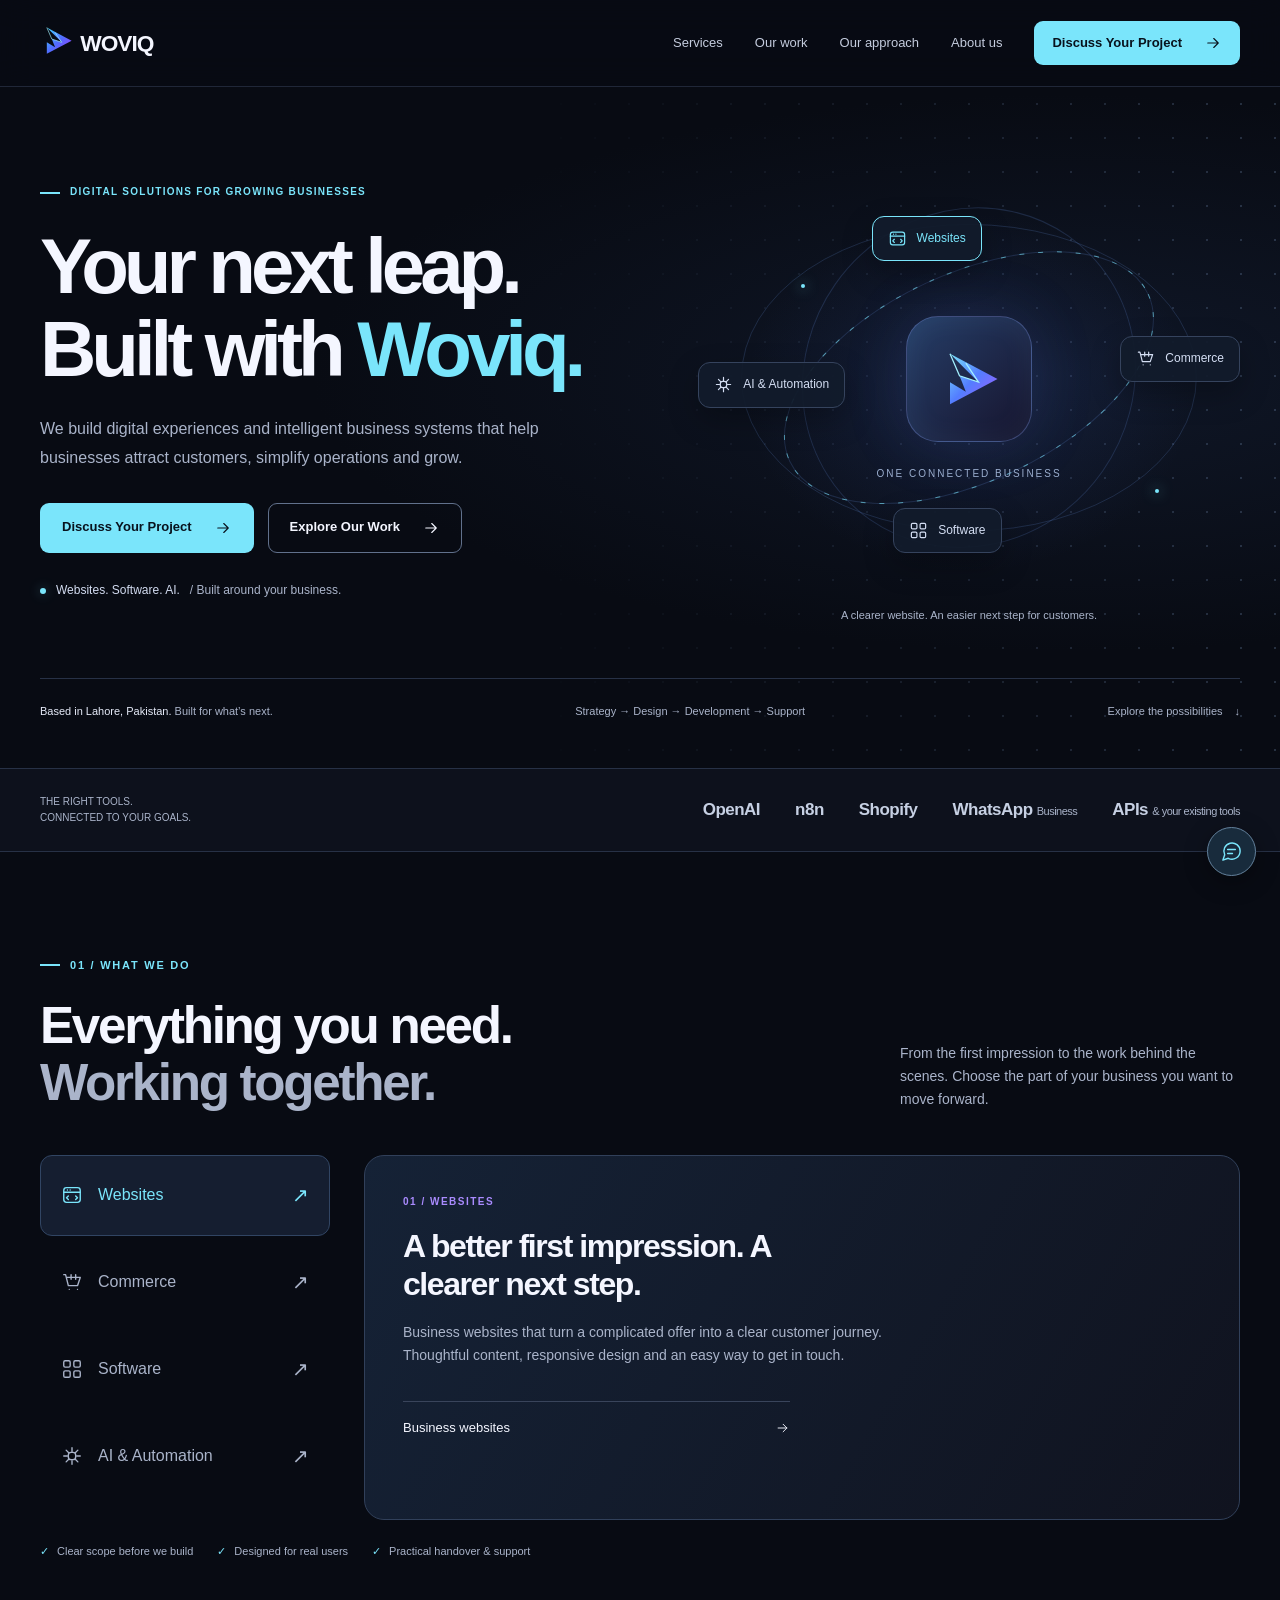
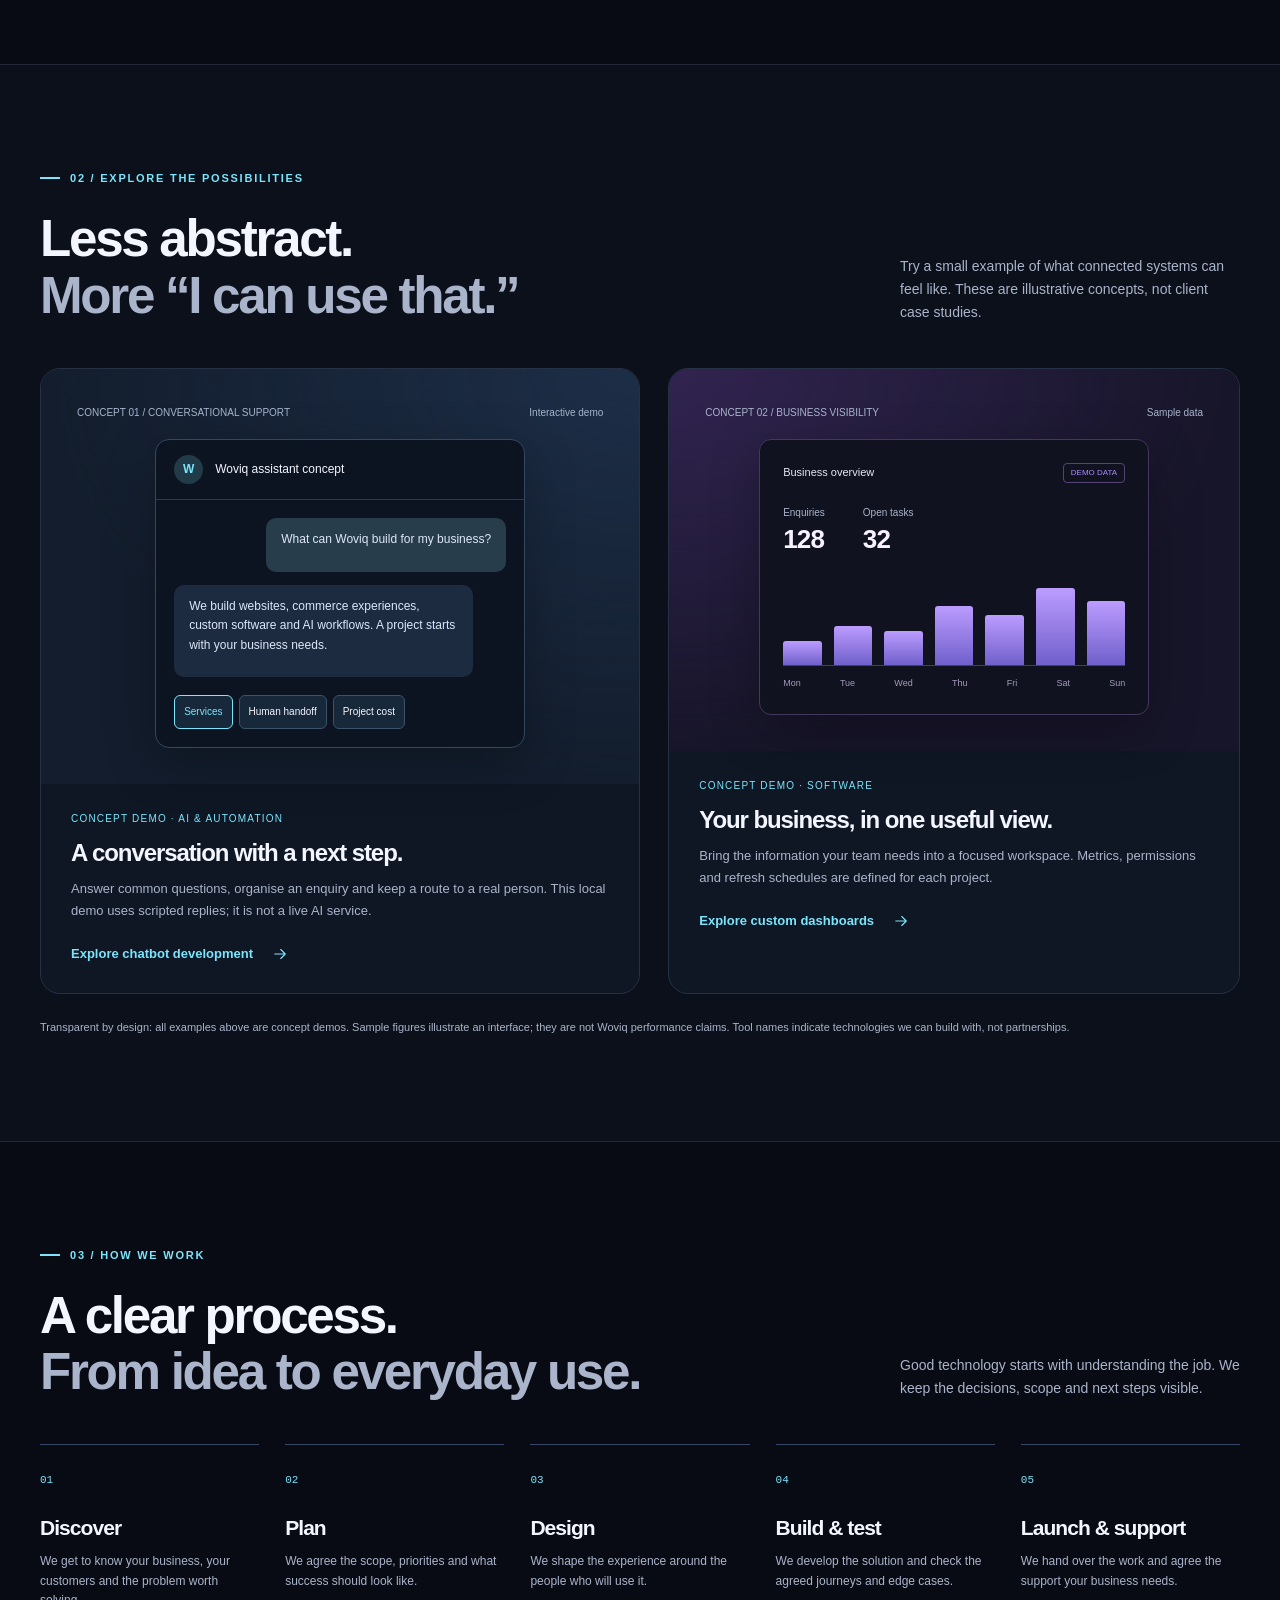
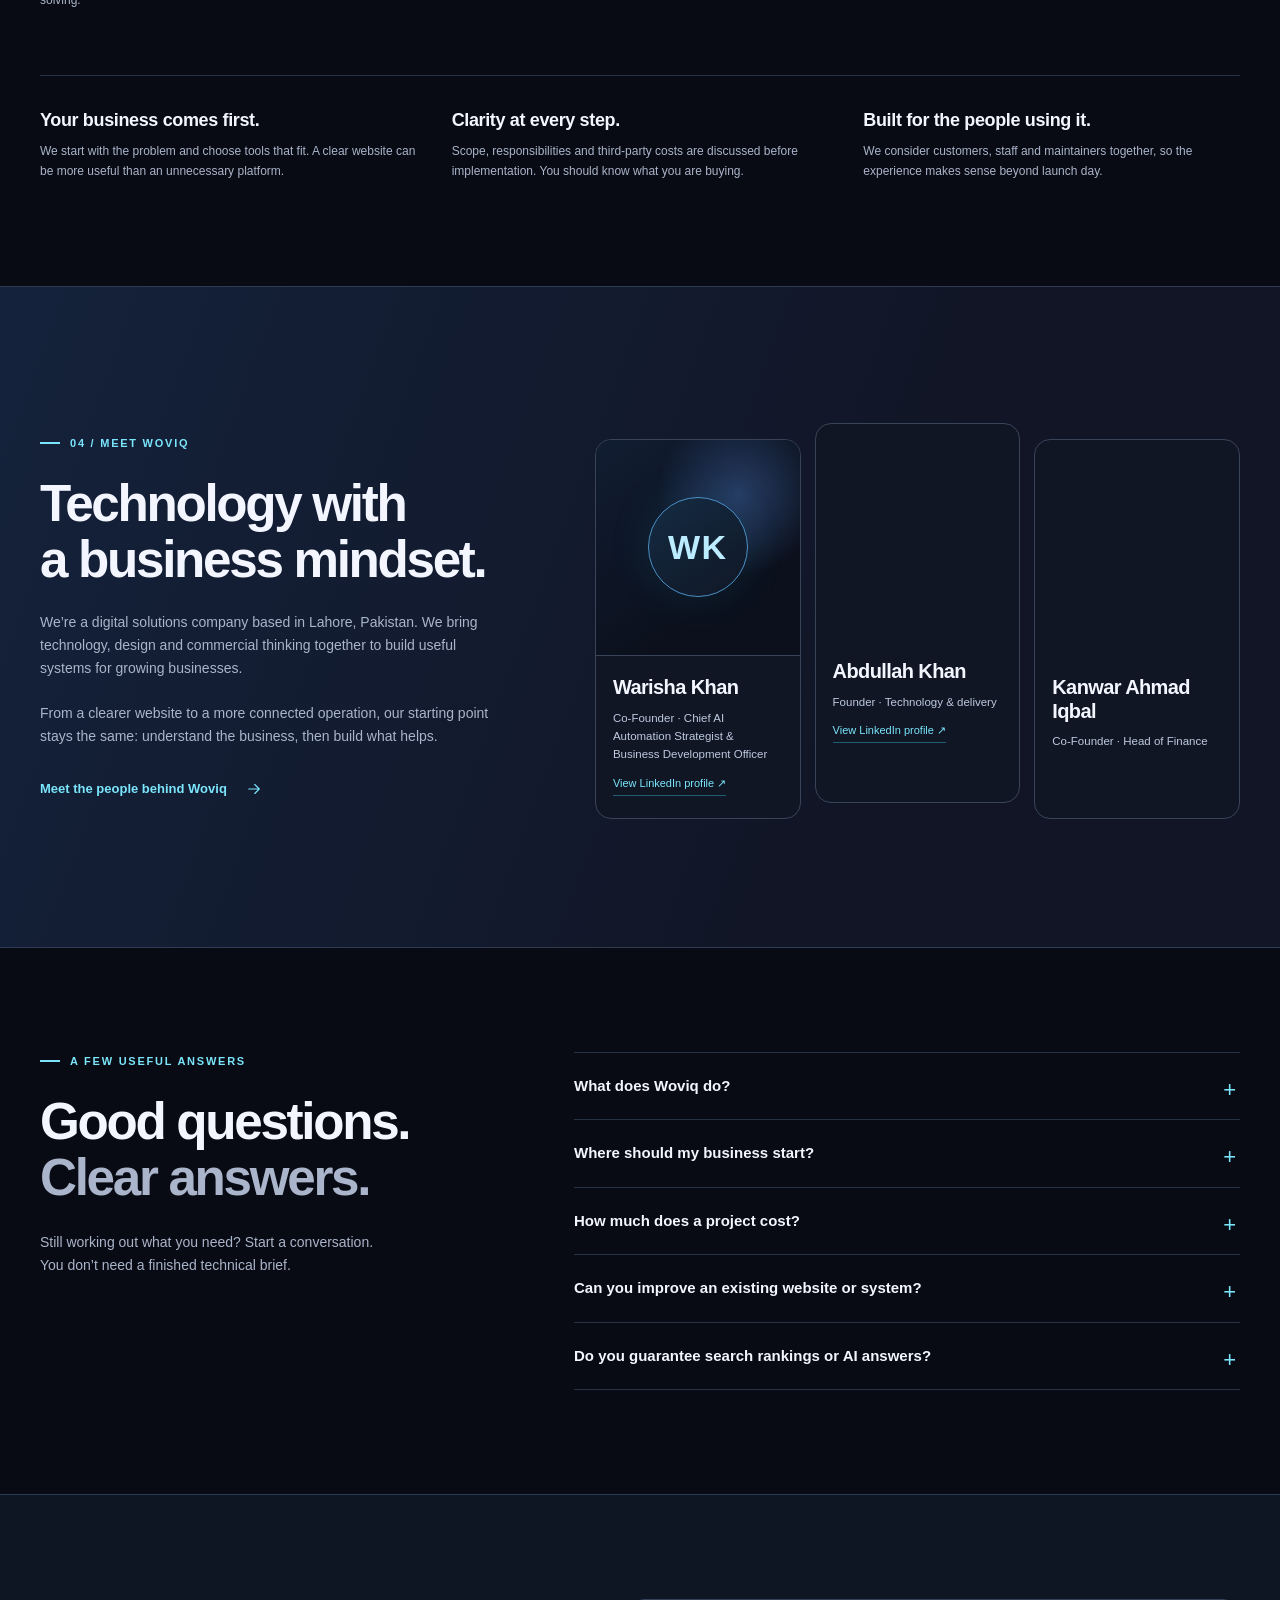
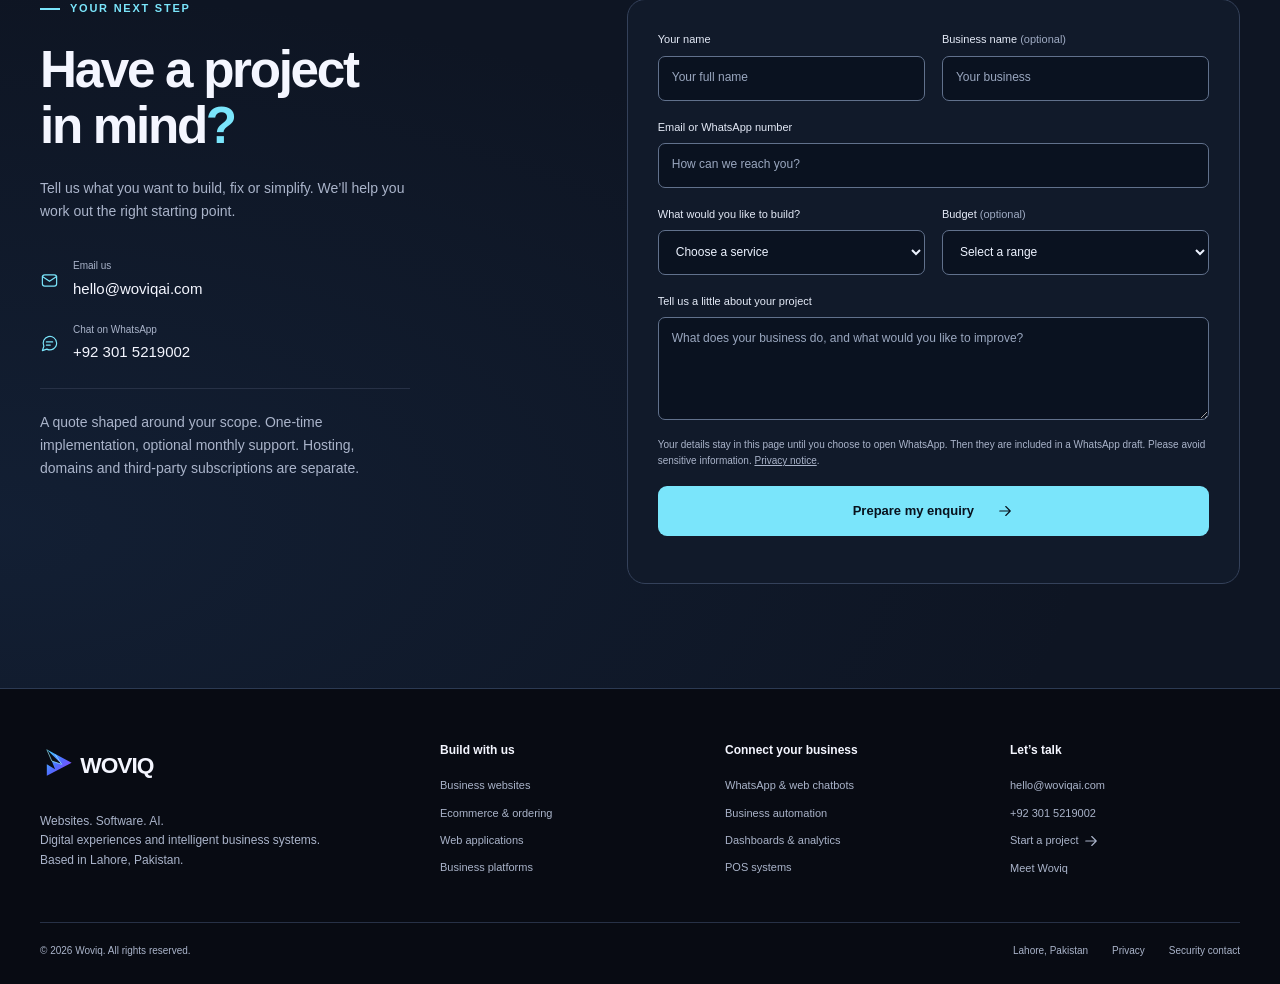
<file: index.html>
<!doctype html>
<html lang="en-PK"><head><meta charset="utf-8"><meta name="viewport" content="width=device-width,initial-scale=1"><meta http-equiv="Content-Security-Policy" content="default-src 'none'; script-src 'self' 'sha256-ayFLCV0tKw5w5fIpcFw6s351beM7VPr3CiY3j5y8Xsk='; style-src 'self'; img-src 'self'; font-src 'self'; connect-src 'none'; object-src 'none'; base-uri 'none'; form-action 'none'; upgrade-insecure-requests"><meta name="referrer" content="strict-origin-when-cross-origin"><title>Woviq | Websites, Software &amp; AI Automation in Lahore</title><meta name="description" content="Woviq builds business websites, ecommerce, custom software and AI automation in Lahore, Pakistan. Discuss a practical digital solution for your business."><meta name="robots" content="index,follow,max-image-preview:large"><link rel="canonical" href="https://woviqai.com/"><meta property="og:type" content="website"><meta property="og:site_name" content="Woviq"><meta property="og:locale" content="en_PK"><meta property="og:title" content="Woviq | Websites, Software &amp; AI Automation in Lahore"><meta property="og:description" content="Woviq builds business websites, ecommerce, custom software and AI automation in Lahore, Pakistan. Discuss a practical digital solution for your business."><meta property="og:url" content="https://woviqai.com/"><meta property="og:image" content="https://woviqai.com/images/og-woviq.png"><meta property="og:image:width" content="1200"><meta property="og:image:height" content="630"><meta property="og:image:alt" content="Woviq — Websites. Software. AI."><meta name="twitter:card" content="summary_large_image"><meta name="twitter:title" content="Woviq | Websites, Software &amp; AI Automation in Lahore"><meta name="twitter:description" content="Woviq builds business websites, ecommerce, custom software and AI automation in Lahore, Pakistan. Discuss a practical digital solution for your business."><meta name="twitter:image" content="https://woviqai.com/images/og-woviq.png"><meta name="theme-color" content="#080b13"><link rel="icon" href="/favicon.svg" type="image/svg+xml"><link rel="icon" href="/favicon.ico" sizes="any"><link rel="apple-touch-icon" href="/images/apple-touch-icon.png"><link rel="manifest" href="/site.webmanifest"><link rel="stylesheet" href="/style.css"><script type="application/ld+json">{"@context":"https://schema.org","@graph":[{"@type":"Organization","@id":"https://woviqai.com/#organization","name":"Woviq","url":"https://woviqai.com/","logo":"https://woviqai.com/images/woviq-logo.svg","email":"hello@woviqai.com","telephone":"+923015219002","description":"Woviq is a digital solutions company based in Lahore, Pakistan, building websites, commerce experiences, software and AI automation."},{"@type":"WebSite","@id":"https://woviqai.com/#website","url":"https://woviqai.com/","name":"Woviq","publisher":{"@id":"https://woviqai.com/#organization"}}]}</script><script src="/script.js" defer></script></head><body><a class="skip" href="#main">Skip to content</a><header class="site-header"><div class="wrap nav"><a class="brand" href="/" aria-label="Woviq home"><img src="/images/woviq-logo.svg" width="155" height="42" alt="WOVIQ"></a><button class="menu-toggle" type="button" aria-expanded="false" aria-controls="main-navigation" hidden>Menu</button><nav id="main-navigation" class="desktop-menu" aria-label="Main navigation"><a href="/#services">Services</a><a href="/#work">Our work</a><a href="/#approach">Our approach</a><a href="/about/">About us</a><a class="button" href="/contact/" data-cta>Discuss Your Project <svg class="arrow" viewBox="0 0 24 24" fill="none" stroke="currentColor" stroke-width="1.5" stroke-linecap="round" stroke-linejoin="round" aria-hidden="true"><path d="M5 12h14M13 6l6 6-6 6"/></svg></a></nav></div></header><main id="main"><section class="hero" id="home"><div class="wrap"><div class="hero-grid"><div><span class="eyebrow">Digital solutions for growing businesses</span><h1>Your next leap.<br>Built with <span>Woviq.</span></h1><p class="lead">We build digital experiences and intelligent business systems that help businesses attract customers, simplify operations and grow.</p><div class="actions"><a class="button" href="/contact/" data-cta>Discuss Your Project <svg class="arrow" viewBox="0 0 24 24" fill="none" stroke="currentColor" stroke-width="1.5" stroke-linecap="round" stroke-linejoin="round" aria-hidden="true"><path d="M5 12h14M13 6l6 6-6 6"/></svg></a><a class="button secondary" href="#work">Explore Our Work <svg class="arrow" viewBox="0 0 24 24" fill="none" stroke="currentColor" stroke-width="1.5" stroke-linecap="round" stroke-linejoin="round" aria-hidden="true"><path d="M5 12h14M13 6l6 6-6 6"/></svg></a></div><p class="brandline"><span class="status-dot"></span>Websites. Software. AI. <span class="subtle">/ Built around your business.</span></p></div><div class="orbit-stage" aria-label="Explore how Woviq connects digital services"><svg class="orbit-lines" viewBox="0 0 500 440" aria-hidden="true"><ellipse cx="250" cy="205" rx="200" ry="105" transform="rotate(-25 250 205)"/><ellipse cx="250" cy="205" rx="165" ry="175" transform="rotate(35 250 205)"/><ellipse cx="250" cy="205" rx="230" ry="155"/><ellipse class="orbit-bright" cx="250" cy="205" rx="200" ry="105" transform="rotate(-25 250 205)"/></svg><div class="orbit-core"><svg viewBox="0 0 24 24" aria-hidden="true"><defs><linearGradient id="g" x2="1" y2="1"><stop stop-color="#7ae5fb"/><stop offset=".5" stop-color="#537dff"/><stop offset="1" stop-color="#a55bff"/></linearGradient></defs><path d="M6 4 21 12 6 20V13l5 3-2-5 6 2Z" fill="url(#g)"/><path d="m6 4 3 7 6 2-4-6" fill="none" stroke="#a3f1ff" stroke-width=".4"/></svg></div><span class="orbit-caption">ONE CONNECTED BUSINESS</span><button class="orbit-node" type="button" aria-pressed="true"><svg class="" viewBox="0 0 24 24" fill="none" stroke="currentColor" stroke-width="1.5" stroke-linecap="round" stroke-linejoin="round" aria-hidden="true"><rect x="3" y="4" width="18" height="16" rx="3"/><path d="M3 9h18M7 6.5h.01M10 6.5h.01M8 13l-2 2 2 2M16 13l2 2-2 2"/></svg>Websites</button><button class="orbit-node" type="button" aria-pressed="false"><svg class="" viewBox="0 0 24 24" fill="none" stroke="currentColor" stroke-width="1.5" stroke-linecap="round" stroke-linejoin="round" aria-hidden="true"><path d="M3 4h2l3 12h10l3-9H6M9 20h.01M18 20h.01M11 4v5M16 4v5"/></svg>Commerce</button><button class="orbit-node" type="button" aria-pressed="false"><svg class="" viewBox="0 0 24 24" fill="none" stroke="currentColor" stroke-width="1.5" stroke-linecap="round" stroke-linejoin="round" aria-hidden="true"><rect x="3" y="3" width="7" height="7" rx="1.5"/><rect x="14" y="3" width="7" height="7" rx="1.5"/><rect x="3" y="14" width="7" height="7" rx="1.5"/><rect x="14" y="14" width="7" height="7" rx="1.5"/></svg>Software</button><button class="orbit-node" type="button" aria-pressed="false"><svg class="" viewBox="0 0 24 24" fill="none" stroke="currentColor" stroke-width="1.5" stroke-linecap="round" stroke-linejoin="round" aria-hidden="true"><path d="M12 3v4M12 17v4M3 12h4M17 12h4M5.6 5.6l2.8 2.8M15.6 15.6l2.8 2.8M5.6 18.4l2.8-2.8M15.6 8.4l2.8-2.8"/><rect x="8" y="8" width="8" height="8" rx="3"/></svg>AI & Automation</button><span class="star one"></span><span class="star two"></span><p class="orbit-readout" aria-live="polite">A clearer website. An easier next step for customers.</p></div></div><div class="hero-footer"><span><b>Based in Lahore, Pakistan.</b> Built for what’s next.</span><span>Strategy → Design → Development → Support</span><a href="#services">Explore the possibilities <span aria-hidden="true">↓</span></a></div></div></section>
<section class="tools-strip" aria-label="Tools we build with"><div class="wrap tools-inner"><p>THE RIGHT TOOLS.<br>CONNECTED TO YOUR GOALS.</p><ul class="tools-list"><li>OpenAI</li><li>n8n</li><li>Shopify</li><li>WhatsApp <small>Business</small></li><li>APIs <small>& your existing tools</small></li></ul></div></section>
<section class="section" id="services"><div class="wrap"><div class="section-head"><div><span class="eyebrow">01 / What we do</span><h2>Everything you need.<br><span class="subtle">Working together.</span></h2></div><p>From the first impression to the work behind the scenes. Choose the part of your business you want to move forward.</p></div><div class="service-explorer"><div class="service-tabs"><button class="service-tab" id="tab-web" aria-controls="panel-web" type="button"><svg class="" viewBox="0 0 24 24" fill="none" stroke="currentColor" stroke-width="1.5" stroke-linecap="round" stroke-linejoin="round" aria-hidden="true"><rect x="3" y="4" width="18" height="16" rx="3"/><path d="M3 9h18M7 6.5h.01M10 6.5h.01M8 13l-2 2 2 2M16 13l2 2-2 2"/></svg>Websites<span class="tab-arrow" aria-hidden="true">↗</span></button><button class="service-tab" id="tab-commerce" aria-controls="panel-commerce" type="button"><svg class="" viewBox="0 0 24 24" fill="none" stroke="currentColor" stroke-width="1.5" stroke-linecap="round" stroke-linejoin="round" aria-hidden="true"><path d="M3 4h2l3 12h10l3-9H6M9 20h.01M18 20h.01M11 4v5M16 4v5"/></svg>Commerce<span class="tab-arrow" aria-hidden="true">↗</span></button><button class="service-tab" id="tab-software" aria-controls="panel-software" type="button"><svg class="" viewBox="0 0 24 24" fill="none" stroke="currentColor" stroke-width="1.5" stroke-linecap="round" stroke-linejoin="round" aria-hidden="true"><rect x="3" y="3" width="7" height="7" rx="1.5"/><rect x="14" y="3" width="7" height="7" rx="1.5"/><rect x="3" y="14" width="7" height="7" rx="1.5"/><rect x="14" y="14" width="7" height="7" rx="1.5"/></svg>Software<span class="tab-arrow" aria-hidden="true">↗</span></button><button class="service-tab" id="tab-ai" aria-controls="panel-ai" type="button"><svg class="" viewBox="0 0 24 24" fill="none" stroke="currentColor" stroke-width="1.5" stroke-linecap="round" stroke-linejoin="round" aria-hidden="true"><path d="M12 3v4M12 17v4M3 12h4M17 12h4M5.6 5.6l2.8 2.8M15.6 15.6l2.8 2.8M5.6 18.4l2.8-2.8M15.6 8.4l2.8-2.8"/><rect x="8" y="8" width="8" height="8" rx="3"/></svg>AI & Automation<span class="tab-arrow" aria-hidden="true">↗</span></button></div><div><div class="service-panel" id="panel-web" aria-labelledby="tab-web"><span class="panel-label">01 / WEBSITES</span><h3>A better first impression. A clearer next step.</h3><p>Business websites that turn a complicated offer into a clear customer journey. Thoughtful content, responsive design and an easy way to get in touch.</p><div class="service-links"><a href="/services/business-websites/">Business websites <svg class="arrow" viewBox="0 0 24 24" fill="none" stroke="currentColor" stroke-width="1.5" stroke-linecap="round" stroke-linejoin="round" aria-hidden="true"><path d="M5 12h14M13 6l6 6-6 6"/></svg></a></div></div><div class="service-panel" id="panel-commerce" aria-labelledby="tab-commerce"><span class="panel-label">02 / COMMERCE</span><h3>Make buying feel effortless.</h3><p>Bring products, orders and fulfilment together. We plan the storefront around what your customers buy and how your team delivers it.</p><div class="service-links"><a href="/services/ecommerce-online-ordering/">Ecommerce &amp; online ordering <svg class="arrow" viewBox="0 0 24 24" fill="none" stroke="currentColor" stroke-width="1.5" stroke-linecap="round" stroke-linejoin="round" aria-hidden="true"><path d="M5 12h14M13 6l6 6-6 6"/></svg></a></div></div><div class="service-panel" id="panel-software" aria-labelledby="tab-software"><span class="panel-label">03 / SOFTWARE</span><h3>Built around how your business works.</h3><p>Connect the records, decisions and everyday tasks that keep your business moving. Practical software for your team, your customers and your operations.</p><div class="service-links"><a href="/services/web-applications/">Custom web applications <svg class="arrow" viewBox="0 0 24 24" fill="none" stroke="currentColor" stroke-width="1.5" stroke-linecap="round" stroke-linejoin="round" aria-hidden="true"><path d="M5 12h14M13 6l6 6-6 6"/></svg></a><a href="/services/business-platforms/">Business platforms <svg class="arrow" viewBox="0 0 24 24" fill="none" stroke="currentColor" stroke-width="1.5" stroke-linecap="round" stroke-linejoin="round" aria-hidden="true"><path d="M5 12h14M13 6l6 6-6 6"/></svg></a><a href="/services/dashboards-analytics/">Dashboards &amp; analytics <svg class="arrow" viewBox="0 0 24 24" fill="none" stroke="currentColor" stroke-width="1.5" stroke-linecap="round" stroke-linejoin="round" aria-hidden="true"><path d="M5 12h14M13 6l6 6-6 6"/></svg></a><a href="/services/pos-systems/">POS systems <svg class="arrow" viewBox="0 0 24 24" fill="none" stroke="currentColor" stroke-width="1.5" stroke-linecap="round" stroke-linejoin="round" aria-hidden="true"><path d="M5 12h14M13 6l6 6-6 6"/></svg></a></div></div><div class="service-panel" id="panel-ai" aria-labelledby="tab-ai"><span class="panel-label">04 / AI & AUTOMATION</span><h3>Less repetition. More room to move.</h3><p>Give repeated questions and routine tasks a defined workflow. Connect your tools, organise enquiries and keep people involved where judgement matters.</p><div class="service-links"><a href="/services/ai-chatbots/">WhatsApp &amp; web chatbots <svg class="arrow" viewBox="0 0 24 24" fill="none" stroke="currentColor" stroke-width="1.5" stroke-linecap="round" stroke-linejoin="round" aria-hidden="true"><path d="M5 12h14M13 6l6 6-6 6"/></svg></a><a href="/services/business-automation/">Business automation <svg class="arrow" viewBox="0 0 24 24" fill="none" stroke="currentColor" stroke-width="1.5" stroke-linecap="round" stroke-linejoin="round" aria-hidden="true"><path d="M5 12h14M13 6l6 6-6 6"/></svg></a></div></div></div></div><div class="promise-row"><span>Clear scope before we build</span><span>Designed for real users</span><span>Practical handover & support</span></div></div></section>
<section class="section work" id="work"><div class="wrap"><div class="section-head"><div><span class="eyebrow">02 / Explore the possibilities</span><h2>Less abstract.<br><span class="subtle">More “I can use that.”</span></h2></div><p>Try a small example of what connected systems can feel like. These are illustrative concepts, not client case studies.</p></div><div class="work-grid"><article class="work-card"><div class="work-visual"><div class="work-topline"><span>CONCEPT 01 / CONVERSATIONAL SUPPORT</span><span>Interactive demo</span></div><div class="sample-chat"><div class="chat-title"><span class="chat-avatar">W</span><span>Woviq assistant concept</span></div><div class="chat-bubbles"><p class="bubble outgoing" id="demo-question">What can Woviq build for my business?</p><p class="bubble" id="demo-answer" aria-live="polite">We build websites, commerce experiences, custom software and AI workflows. A project starts with your business needs.</p></div><div class="demo-controls" aria-label="Try a sample question"><button type="button" data-demo="services" aria-pressed="true">Services</button><button type="button" data-demo="handoff" aria-pressed="false">Human handoff</button><button type="button" data-demo="scope" aria-pressed="false">Project cost</button></div></div></div><div class="work-body"><span class="label">CONCEPT DEMO · AI & AUTOMATION</span><h3>A conversation with a next step.</h3><p>Answer common questions, organise an enquiry and keep a route to a real person. This local demo uses scripted replies; it is not a live AI service.</p><a class="text-link" href="/services/ai-chatbots/">Explore chatbot development <svg class="arrow" viewBox="0 0 24 24" fill="none" stroke="currentColor" stroke-width="1.5" stroke-linecap="round" stroke-linejoin="round" aria-hidden="true"><path d="M5 12h14M13 6l6 6-6 6"/></svg></a></div></article><article class="work-card"><div class="work-visual purple"><div class="work-topline"><span>CONCEPT 02 / BUSINESS VISIBILITY</span><span>Sample data</span></div><div class="dashboard" role="img" aria-label="Illustrative dashboard with 128 enquiries and 32 open tasks; sample data only"><div class="dash-head">Business overview <span>DEMO DATA</span></div><div class="dash-metrics"><p>Enquiries<b>128</b></p><p>Open tasks<b>32</b></p></div><div class="bars" aria-hidden="true"><i></i><i></i><i></i><i></i><i></i><i></i><i></i></div><div class="dash-foot"><span>Mon</span><span>Tue</span><span>Wed</span><span>Thu</span><span>Fri</span><span>Sat</span><span>Sun</span></div></div></div><div class="work-body"><span class="label">CONCEPT DEMO · SOFTWARE</span><h3>Your business, in one useful view.</h3><p>Bring the information your team needs into a focused workspace. Metrics, permissions and refresh schedules are defined for each project.</p><a class="text-link" href="/services/dashboards-analytics/">Explore custom dashboards <svg class="arrow" viewBox="0 0 24 24" fill="none" stroke="currentColor" stroke-width="1.5" stroke-linecap="round" stroke-linejoin="round" aria-hidden="true"><path d="M5 12h14M13 6l6 6-6 6"/></svg></a></div></article></div><p class="work-note">Transparent by design: all examples above are concept demos. Sample figures illustrate an interface; they are not Woviq performance claims. Tool names indicate technologies we can build with, not partnerships.</p></div></section>
<section class="section" id="approach"><div class="wrap"><div class="section-head"><div><span class="eyebrow">03 / How we work</span><h2>A clear process.<br><span class="subtle">From idea to everyday use.</span></h2></div><p>Good technology starts with understanding the job. We keep the decisions, scope and next steps visible.</p></div><ol class="process"><li><span class="step-no">01</span><h3>Discover</h3><p>We get to know your business, your customers and the problem worth solving.</p></li><li><span class="step-no">02</span><h3>Plan</h3><p>We agree the scope, priorities and what success should look like.</p></li><li><span class="step-no">03</span><h3>Design</h3><p>We shape the experience around the people who will use it.</p></li><li><span class="step-no">04</span><h3>Build & test</h3><p>We develop the solution and check the agreed journeys and edge cases.</p></li><li><span class="step-no">05</span><h3>Launch & support</h3><p>We hand over the work and agree the support your business needs.</p></li></ol><div class="principles"><article><h3>Your business comes first.</h3><p>We start with the problem and choose tools that fit. A clear website can be more useful than an unnecessary platform.</p></article><article><h3>Clarity at every step.</h3><p>Scope, responsibilities and third-party costs are discussed before implementation. You should know what you are buying.</p></article><article><h3>Built for the people using it.</h3><p>We consider customers, staff and maintainers together, so the experience makes sense beyond launch day.</p></article></div></div></section>
<section class="section about-band" id="about"><div class="wrap about-grid"><div class="about-copy"><span class="eyebrow">04 / Meet Woviq</span><h2>Technology with<br>a business mindset.</h2><p>We’re a digital solutions company based in Lahore, Pakistan. We bring technology, design and commercial thinking together to build useful systems for growing businesses.</p><p>From a clearer website to a more connected operation, our starting point stays the same: understand the business, then build what helps.</p><div class="actions"><a class="text-link" href="/about/">Meet the people behind Woviq <svg class="arrow" viewBox="0 0 24 24" fill="none" stroke="currentColor" stroke-width="1.5" stroke-linecap="round" stroke-linejoin="round" aria-hidden="true"><path d="M5 12h14M13 6l6 6-6 6"/></svg></a></div></div><div class="portraits team-page">
<figure class="portrait" id="warisha-khan">
<div class="portrait-avatar" role="img" aria-label="Warisha Khan initials portrait"><span>WK</span></div>
<figcaption>
<h3>Warisha Khan</h3>
<p>Co-Founder · Chief AI Automation Strategist &amp; Business Development Officer</p>
<a class="team-link" href="https://www.linkedin.com/in/warisha-khan-9801892a4/" target="_blank" rel="noopener noreferrer" aria-label="View Warisha Khan on LinkedIn">View LinkedIn profile ↗</a>
</figcaption>
</figure>
<figure class="portrait" id="abdullah-khan">
<img src="/images/abdullah-khan.webp" width="598" height="900" alt="Abdullah Khan, Founder of Woviq" loading="lazy">
<figcaption>
<h3>Abdullah Khan</h3>
<p>Founder · Technology &amp; delivery</p>
<a class="team-link" href="https://www.linkedin.com/in/abdullah-khan-ab1711415/" target="_blank" rel="noopener noreferrer" aria-label="View Abdullah Khan on LinkedIn">View LinkedIn profile ↗</a>
</figcaption>
</figure>
<figure class="portrait" id="kanwar-ahmad-iqbal">
<img src="/images/kanwar-ahmad.webp" width="720" height="900" alt="Kanwar Ahmad Iqbal, Co-Founder of Woviq" loading="lazy">
<figcaption>
<h3>Kanwar Ahmad Iqbal</h3>
<p>Co-Founder · Head of Finance</p>
</figcaption>
</figure>
</div></div></section>
<section class="section"><div class="wrap faq-grid"><div class="faq-intro"><span class="eyebrow">A few useful answers</span><h2>Good questions.<br><span class="subtle">Clear answers.</span></h2><p>Still working out what you need? Start a conversation. You don’t need a finished technical brief.</p></div><div class="faq-list"><details><summary>What does Woviq do?</summary><p>Woviq is a digital solutions company based in Lahore, Pakistan. We build business websites, ecommerce experiences, custom software, dashboards, POS systems, chatbots and workflow automations.</p></details><details><summary>Where should my business start?</summary><p>Start with the problem that creates the most friction for customers or staff. Tell us what is happening today and what should improve. We can then discuss a focused scope before recommending a tool.</p></details><details><summary>How much does a project cost?</summary><p>We quote after understanding the scope. The model is a one-time implementation fee plus optional monthly support. Domains, hosting, software subscriptions and third-party usage are separate and identified during scoping.</p></details><details><summary>Can you improve an existing website or system?</summary><p>Yes. We review the existing setup, available access and technical constraints before proposing changes. Where a system cannot be extended reliably, we explain the options before any rebuild is agreed.</p></details><details><summary>Do you guarantee search rankings or AI answers?</summary><p>No. We build search foundations and useful, accessible content. Search rankings, AI-search inclusion, sales and perfect chatbot answers cannot be guaranteed.</p></details></div></div></section><section class="section contact-band" id="contact"><div class="wrap contact-grid"><div class="contact-copy"><span class="eyebrow">Your next step</span><h2>Have a project<br>in mind<span class="accent">?</span></h2><p>Tell us what you want to build, fix or simplify. We’ll help you work out the right starting point.</p><div class="contact-methods"><a href="mailto:hello@woviqai.com"><svg class="" viewBox="0 0 24 24" fill="none" stroke="currentColor" stroke-width="1.5" stroke-linecap="round" stroke-linejoin="round" aria-hidden="true"><rect x="3" y="5" width="18" height="14" rx="3"/><path d="m3 7 9 6 9-6"/></svg><span><small>Email us</small>hello@woviqai.com</span></a><a href="https://wa.me/923015219002" target="_blank" rel="noopener noreferrer"><svg class="" viewBox="0 0 24 24" fill="none" stroke="currentColor" stroke-width="1.5" stroke-linecap="round" stroke-linejoin="round" aria-hidden="true"><path d="M21 11.5a8.5 8.5 0 0 1-12.4 7.6L3 21l1.9-5.6A8.5 8.5 0 1 1 21 11.5Z"/><path d="M8 10h8M8 14h5"/></svg><span><small>Chat on WhatsApp</small>+92 301 5219002</span></a></div><p class="quote-note">A quote shaped around your scope. One-time implementation, optional monthly support. Hosting, domains and third-party subscriptions are separate.</p></div><form class="enquiry-form" action="https://wa.me/923015219002" method="get"><div class="field"><label for="name">Your name</label><input id="name" name="name" autocomplete="name" maxlength="100" placeholder="Your full name" required></div><div class="field"><label for="business">Business name <span>(optional)</span></label><input id="business" name="business" autocomplete="organization" maxlength="150" placeholder="Your business"></div><div class="field full"><label for="reply-contact">Email or WhatsApp number</label><input id="reply-contact" name="contact" autocomplete="off" maxlength="150" placeholder="How can we reach you?" required></div><div class="field"><label for="service">What would you like to build?</label><select id="service" name="service" required><option value="">Choose a service</option><option>Business websites</option><option>Ecommerce &amp; online ordering</option><option>Custom web applications</option><option>Business platforms</option><option>Dashboards &amp; analytics</option><option>POS systems</option><option>WhatsApp &amp; web chatbots</option><option>Business automation</option><option>Help me choose</option></select></div><div class="field"><label for="budget">Budget <span>(optional)</span></label><select id="budget" name="budget"><option value="">Select a range</option><option>Let’s discuss the scope first</option><option>Under PKR 100,000</option><option>PKR 100,000–300,000</option><option>PKR 300,000–1,000,000</option><option>Above PKR 1,000,000</option></select></div><div class="field full"><label for="details">Tell us a little about your project</label><textarea id="details" name="details" rows="4" minlength="15" maxlength="1800" placeholder="What does your business do, and what would you like to improve?" required></textarea></div><p class="small full">Your details stay in this page until you choose to open WhatsApp. Then they are included in a WhatsApp draft. Please avoid sensitive information. <a href="/privacy/">Privacy notice</a>.</p><button class="button full" type="submit">Prepare my enquiry <svg class="arrow" viewBox="0 0 24 24" fill="none" stroke="currentColor" stroke-width="1.5" stroke-linecap="round" stroke-linejoin="round" aria-hidden="true"><path d="M5 12h14M13 6l6 6-6 6"/></svg></button><p class="form-status full" role="status" aria-live="polite"></p><div class="review-message full" tabindex="-1" hidden><h3>Review your message</h3><pre class="message-preview"></pre><a class="button send-whatsapp" target="_blank" rel="noopener noreferrer">Open WhatsApp to send <svg class="arrow" viewBox="0 0 24 24" fill="none" stroke="currentColor" stroke-width="1.5" stroke-linecap="round" stroke-linejoin="round" aria-hidden="true"><path d="M5 12h14M13 6l6 6-6 6"/></svg></a><p class="small">You’ll still need to press Send in WhatsApp.</p></div><noscript class="full"><p class="no-js-note">The message builder needs JavaScript. <a href="https://wa.me/923015219002">Contact us directly on WhatsApp</a> or email hello@woviqai.com.</p></noscript></form></div></section></main><footer class="footer"><div class="wrap"><div class="footer-grid"><div class="footer-brand"><a class="brand" href="/" aria-label="Woviq home"><img src="/images/woviq-logo.svg" width="155" height="42" alt="WOVIQ" loading="lazy"></a><p>Websites. Software. AI.<br>Digital experiences and intelligent business systems. Based in Lahore, Pakistan.</p></div><div><h3>Build with us</h3><ul><li><a href="/services/business-websites/">Business websites</a></li><li><a href="/services/ecommerce-online-ordering/">Ecommerce & ordering</a></li><li><a href="/services/web-applications/">Web applications</a></li><li><a href="/services/business-platforms/">Business platforms</a></li></ul></div><div><h3>Connect your business</h3><ul><li><a href="/services/ai-chatbots/">WhatsApp & web chatbots</a></li><li><a href="/services/business-automation/">Business automation</a></li><li><a href="/services/dashboards-analytics/">Dashboards & analytics</a></li><li><a href="/services/pos-systems/">POS systems</a></li></ul></div><div><h3>Let’s talk</h3><ul><li><a href="mailto:hello@woviqai.com">hello@woviqai.com</a></li><li><a href="https://wa.me/923015219002" target="_blank" rel="noopener noreferrer">+92 301 5219002</a></li><li><a href="/contact/">Start a project <svg class="arrow" viewBox="0 0 24 24" fill="none" stroke="currentColor" stroke-width="1.5" stroke-linecap="round" stroke-linejoin="round" aria-hidden="true"><path d="M5 12h14M13 6l6 6-6 6"/></svg></a></li><li><a href="/about/">Meet Woviq</a></li></ul></div></div><div class="footer-bottom"><span>© 2026 Woviq. All rights reserved.</span><div><span>Lahore, Pakistan</span><a href="/privacy/">Privacy</a><a href="/.well-known/security.txt">Security contact</a></div></div></div></footer><a class="floating-contact" href="https://wa.me/923015219002" target="_blank" rel="noopener noreferrer" aria-label="Chat with Woviq on WhatsApp"><svg class="" viewBox="0 0 24 24" fill="none" stroke="currentColor" stroke-width="1.5" stroke-linecap="round" stroke-linejoin="round" aria-hidden="true"><path d="M21 11.5a8.5 8.5 0 0 1-12.4 7.6L3 21l1.9-5.6A8.5 8.5 0 1 1 21 11.5Z"/><path d="M8 10h8M8 14h5"/></svg></a></body></html>
</file>
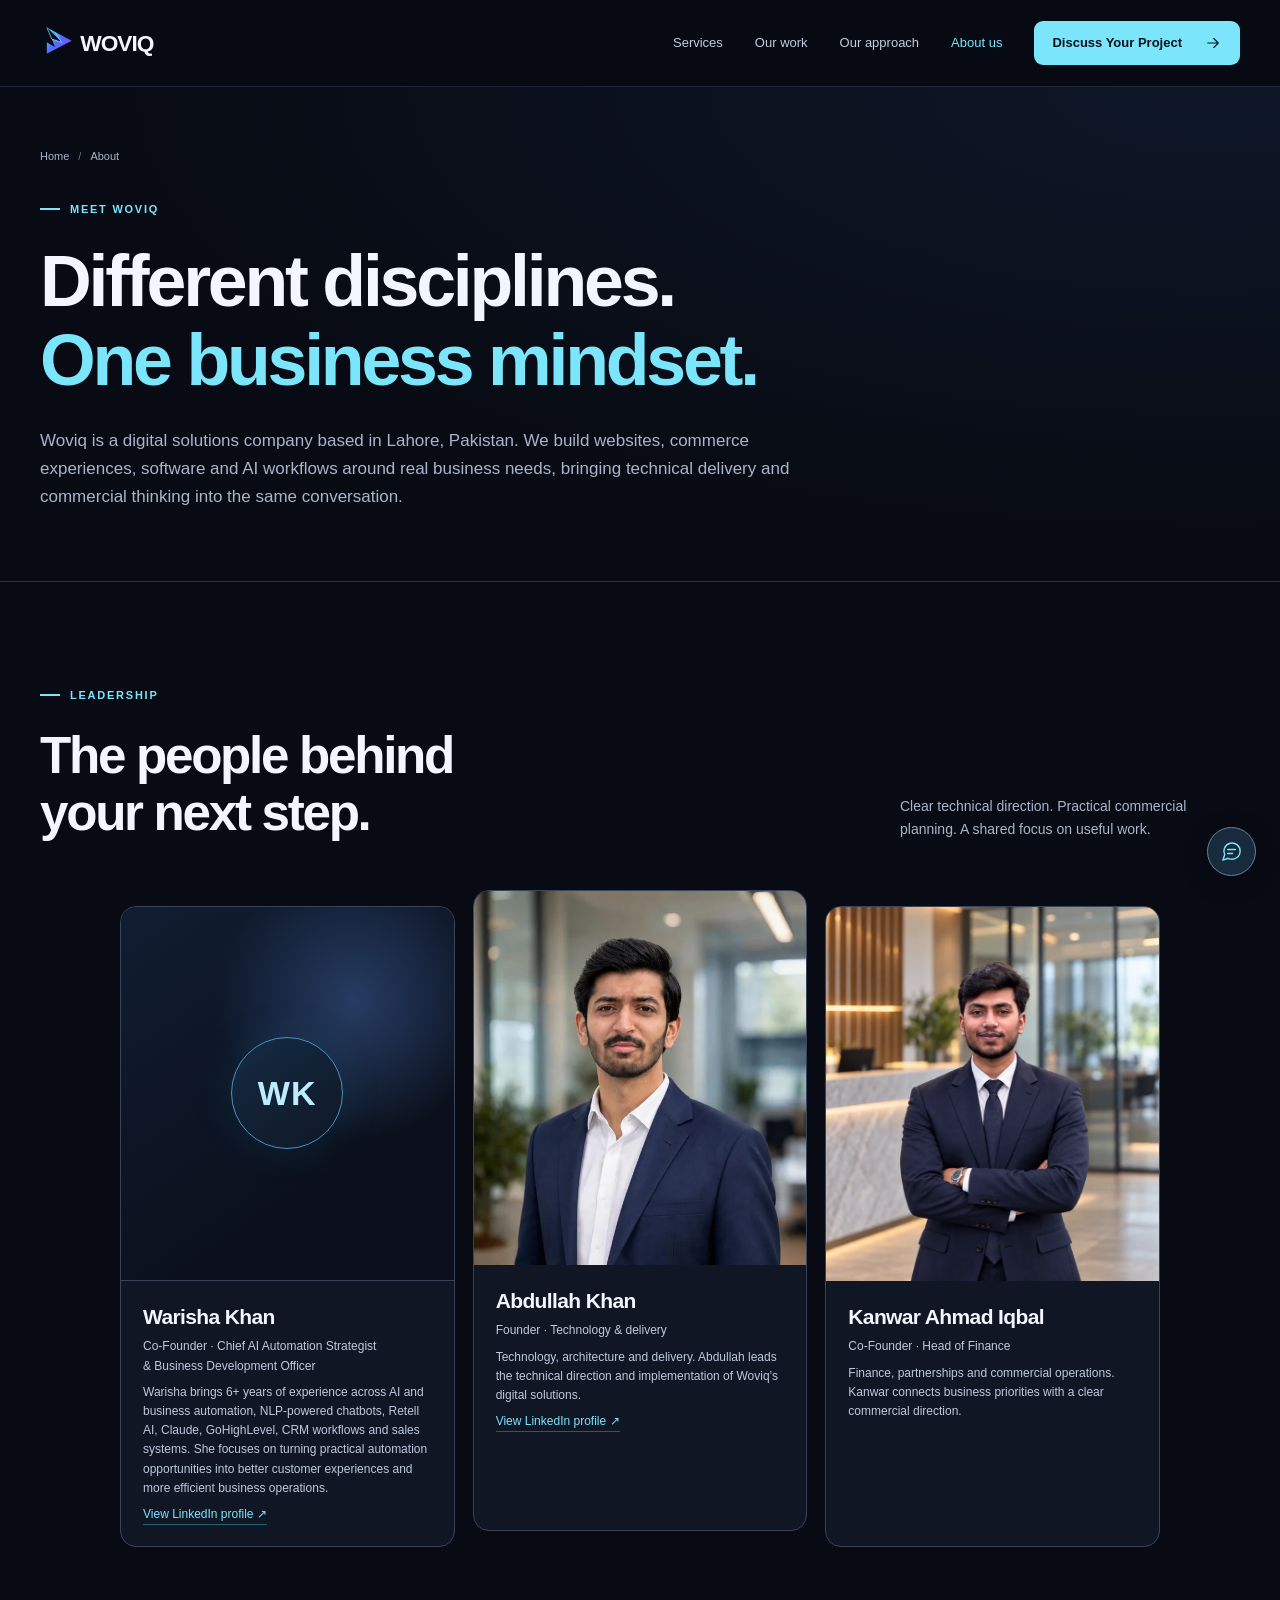
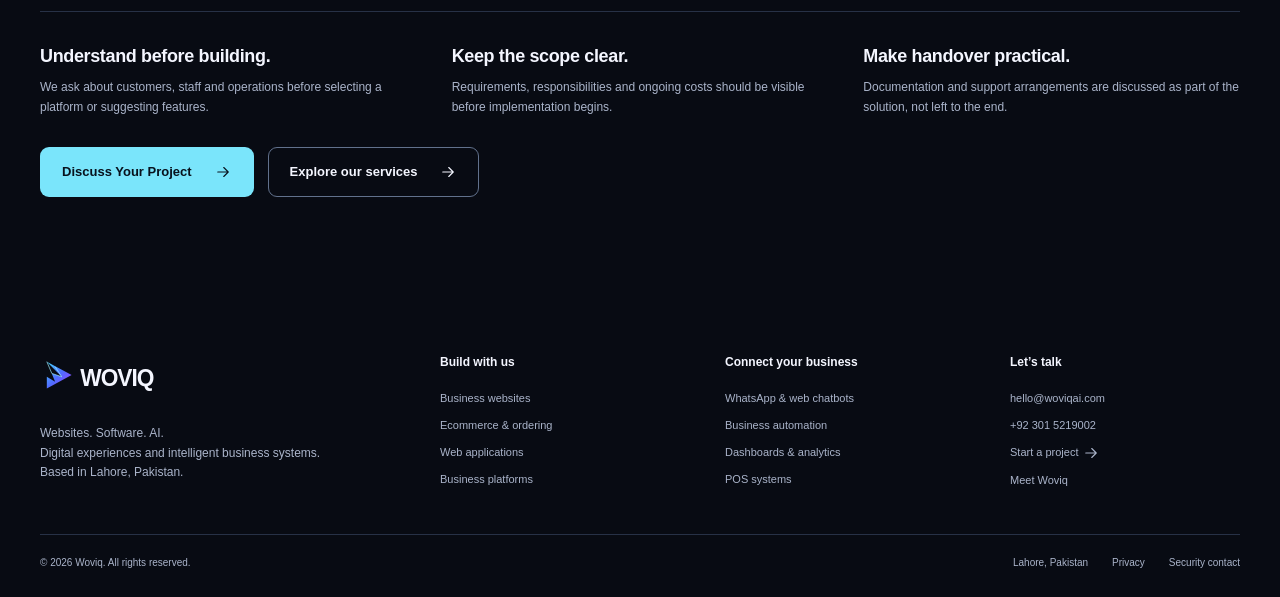
<file: about/index.html>
<!doctype html>
<html lang="en-PK"><head><meta charset="utf-8"><meta name="viewport" content="width=device-width,initial-scale=1"><meta http-equiv="Content-Security-Policy" content="default-src 'none'; script-src 'self' 'sha256-Yqmg5cIBR2fbKeczoTG9MfptUdu60f941DI+jC/jgi0='; style-src 'self'; img-src 'self'; font-src 'self'; connect-src 'none'; object-src 'none'; base-uri 'none'; form-action 'none'; upgrade-insecure-requests"><meta name="referrer" content="strict-origin-when-cross-origin"><title>About Woviq | Websites, Software &amp; AI in Lahore</title><meta name="description" content="Meet Woviq co-founders and leadership: Warisha Khan, Abdullah Khan and Kanwar Ahmad Iqbal. A Lahore-based company building websites, software and AI workflows."><meta name="robots" content="index,follow,max-image-preview:large"><link rel="canonical" href="https://woviqai.com/about/"><meta property="og:type" content="website"><meta property="og:site_name" content="Woviq"><meta property="og:locale" content="en_PK"><meta property="og:title" content="About Woviq | Websites, Software &amp; AI in Lahore"><meta property="og:description" content="Meet Woviq co-founders and leadership: Warisha Khan, Abdullah Khan and Kanwar Ahmad Iqbal. A Lahore-based company building websites, software and AI workflows."><meta property="og:url" content="https://woviqai.com/about/"><meta property="og:image" content="https://woviqai.com/images/og-woviq.png"><meta property="og:image:width" content="1200"><meta property="og:image:height" content="630"><meta property="og:image:alt" content="Woviq — Websites. Software. AI."><meta name="twitter:card" content="summary_large_image"><meta name="twitter:title" content="About Woviq | Websites, Software &amp; AI in Lahore"><meta name="twitter:description" content="Meet Woviq co-founders and leadership: Warisha Khan, Abdullah Khan and Kanwar Ahmad Iqbal. A Lahore-based company building websites, software and AI workflows."><meta name="twitter:image" content="https://woviqai.com/images/og-woviq.png"><meta name="theme-color" content="#080b13"><link rel="icon" href="/favicon.svg" type="image/svg+xml"><link rel="icon" href="/favicon.ico" sizes="any"><link rel="apple-touch-icon" href="/images/apple-touch-icon.png"><link rel="manifest" href="/site.webmanifest"><link rel="stylesheet" href="/style.css"><script type="application/ld+json">{"@context":"https://schema.org","@graph":[{"@type":"Organization","@id":"https://woviqai.com/#organization","name":"Woviq","url":"https://woviqai.com/","logo":"https://woviqai.com/images/woviq-logo.svg","email":"hello@woviqai.com","telephone":"+923015219002","description":"Woviq is a digital solutions company based in Lahore, Pakistan, building websites, commerce experiences, software and AI automation."},{"@type":"BreadcrumbList","itemListElement":[{"@type":"ListItem","position":1,"name":"Home","item":"https://woviqai.com/"},{"@type":"ListItem","position":2,"name":"About","item":"https://woviqai.com/about/"}]},{"@type":"Person","@id":"https://woviqai.com/about/#warisha-khan","name":"Warisha Khan","jobTitle":"Co-Founder, Chief AI Automation Strategist & Business Development Officer","sameAs":"https://www.linkedin.com/in/warisha-khan-9801892a4/","worksFor":{"@id":"https://woviqai.com/#organization"}},{"@type":"Person","@id":"https://woviqai.com/about/#abdullah-khan","name":"Abdullah Khan","jobTitle":"Founder","sameAs":"https://www.linkedin.com/in/abdullah-khan-ab1711415/","image":"https://woviqai.com/images/abdullah-khan.webp","worksFor":{"@id":"https://woviqai.com/#organization"}},{"@type":"Person","@id":"https://woviqai.com/about/#kanwar-ahmad-iqbal","name":"Kanwar Ahmad Iqbal","jobTitle":"Co-Founder, Head of Finance","image":"https://woviqai.com/images/kanwar-ahmad.webp","worksFor":{"@id":"https://woviqai.com/#organization"}}]}</script><script src="/script.js" defer></script></head><body><a class="skip" href="#main">Skip to content</a><header class="site-header"><div class="wrap nav"><a class="brand" href="/" aria-label="Woviq home"><img src="/images/woviq-logo.svg" width="155" height="42" alt="WOVIQ"></a><button class="menu-toggle" type="button" aria-expanded="false" aria-controls="main-navigation" hidden>Menu</button><nav id="main-navigation" class="desktop-menu" aria-label="Main navigation"><a href="/#services">Services</a><a href="/#work">Our work</a><a href="/#approach">Our approach</a><a href="/about/" aria-current="page">About us</a><a class="button" href="/contact/" data-cta>Discuss Your Project <svg class="arrow" viewBox="0 0 24 24" fill="none" stroke="currentColor" stroke-width="1.5" stroke-linecap="round" stroke-linejoin="round" aria-hidden="true"><path d="M5 12h14M13 6l6 6-6 6"/></svg></a></nav></div></header><main id="main"><section class="page-hero"><div class="wrap"><nav aria-label="Breadcrumb"><ol class="breadcrumb"><li><a href="/">Home</a></li><li><a href=/about/>About</a></li></ol></nav><span class="eyebrow">Meet Woviq</span><h1>Different disciplines.<br><span class="accent">One business mindset.</span></h1><p class="lead">Woviq is a digital solutions company based in Lahore, Pakistan. We build websites, commerce experiences, software and AI workflows around real business needs, bringing technical delivery and commercial thinking into the same conversation.</p></div></section><section class="section"><div class="wrap"><div class="section-head"><div><span class="eyebrow">Leadership</span><h2>The people behind<br>your next step.</h2></div><p>Clear technical direction. Practical commercial planning. A shared focus on useful work.</p></div><div class="portraits team-page">
<figure class="portrait" id="warisha-khan">
<div class="portrait-avatar" role="img" aria-label="Warisha Khan initials portrait"><span>WK</span></div>
<figcaption>
<h3>Warisha Khan</h3>
<p>Co-Founder · Chief AI Automation Strategist<br>& Business Development Officer</p>
<p>Warisha brings 6+ years of experience across AI and business automation, NLP-powered chatbots, Retell AI, Claude, GoHighLevel, CRM workflows and sales systems. She focuses on turning practical automation opportunities into better customer experiences and more efficient business operations.</p>
<p><a class="team-link" href="https://www.linkedin.com/in/warisha-khan-9801892a4/" target="_blank" rel="noopener noreferrer" aria-label="View Warisha Khan on LinkedIn">View LinkedIn profile <span aria-hidden="true">↗</span></a></p>
</figcaption>
</figure>
<figure class="portrait" id="abdullah-khan"><img src="/images/abdullah-khan.webp" width="598" height="900" alt="Abdullah Khan, Founder of Woviq" loading="lazy"><figcaption><h3>Abdullah Khan</h3><p>Founder · Technology & delivery</p><p>Technology, architecture and delivery. Abdullah leads the technical direction and implementation of Woviq’s digital solutions.</p><p><a class="team-link" href="https://www.linkedin.com/in/abdullah-khan-ab1711415/" target="_blank" rel="noopener noreferrer" aria-label="View Abdullah Khan on LinkedIn">View LinkedIn profile <span aria-hidden="true">↗</span></a></p></figcaption></figure>
<figure class="portrait" id="kanwar-ahmad-iqbal"><img src="/images/kanwar-ahmad.webp" width="720" height="900" alt="Kanwar Ahmad Iqbal, Co-Founder of Woviq" loading="lazy"><figcaption><h3>Kanwar Ahmad Iqbal</h3><p>Co-Founder · Head of Finance</p><p>Finance, partnerships and commercial operations. Kanwar connects business priorities with a clear commercial direction.</p></figcaption></figure>
</div><div class="principles"><article><h3>Understand before building.</h3><p>We ask about customers, staff and operations before selecting a platform or suggesting features.</p></article><article><h3>Keep the scope clear.</h3><p>Requirements, responsibilities and ongoing costs should be visible before implementation begins.</p></article><article><h3>Make handover practical.</h3><p>Documentation and support arrangements are discussed as part of the solution, not left to the end.</p></article></div><div class="actions"><a class="button" href="/contact/" data-cta>Discuss Your Project <svg class="arrow" viewBox="0 0 24 24" fill="none" stroke="currentColor" stroke-width="1.5" stroke-linecap="round" stroke-linejoin="round" aria-hidden="true"><path d="M5 12h14M13 6l6 6-6 6"/></svg></a><a class="button secondary" href="/#services">Explore our services <svg class="arrow" viewBox="0 0 24 24" fill="none" stroke="currentColor" stroke-width="1.5" stroke-linecap="round" stroke-linejoin="round" aria-hidden="true"><path d="M5 12h14M13 6l6 6-6 6"/></svg></a></div></div></section></main><footer class="footer"><div class="wrap"><div class="footer-grid"><div class="footer-brand"><a class="brand" href="/" aria-label="Woviq home"><img src="/images/woviq-logo.svg" width="155" height="42" alt="WOVIQ" loading="lazy"></a><p>Websites. Software. AI.<br>Digital experiences and intelligent business systems. Based in Lahore, Pakistan.</p></div><div><h3>Build with us</h3><ul><li><a href="/services/business-websites/">Business websites</a></li><li><a href="/services/ecommerce-online-ordering/">Ecommerce & ordering</a></li><li><a href="/services/web-applications/">Web applications</a></li><li><a href="/services/business-platforms/">Business platforms</a></li></ul></div><div><h3>Connect your business</h3><ul><li><a href="/services/ai-chatbots/">WhatsApp & web chatbots</a></li><li><a href="/services/business-automation/">Business automation</a></li><li><a href="/services/dashboards-analytics/">Dashboards & analytics</a></li><li><a href="/services/pos-systems/">POS systems</a></li></ul></div><div><h3>Let’s talk</h3><ul><li><a href="mailto:hello@woviqai.com">hello@woviqai.com</a></li><li><a href="https://wa.me/923015219002" target="_blank" rel="noopener noreferrer">+92 301 5219002</a></li><li><a href="/contact/">Start a project <svg class="arrow" viewBox="0 0 24 24" fill="none" stroke="currentColor" stroke-width="1.5" stroke-linecap="round" stroke-linejoin="round" aria-hidden="true"><path d="M5 12h14M13 6l6 6-6 6"/></svg></a></li><li><a href="/about/">Meet Woviq</a></li></ul></div></div><div class="footer-bottom"><span>© 2026 Woviq. All rights reserved.</span><div><span>Lahore, Pakistan</span><a href="/privacy/">Privacy</a><a href="/.well-known/security.txt">Security contact</a></div></div></div></footer><a class="floating-contact" href="https://wa.me/923015219002" target="_blank" rel="noopener noreferrer" aria-label="Chat with Woviq on WhatsApp"><svg class="" viewBox="0 0 24 24" fill="none" stroke="currentColor" stroke-width="1.5" stroke-linecap="round" stroke-linejoin="round" aria-hidden="true"><path d="M21 11.5a8.5 8.5 0 0 1-12.4 7.6L3 21l1.9-5.6A8.5 8.5 0 1 1 21 11.5Z"/><path d="M8 10h8M8 14h5"/></svg></a></body></html>
</file>
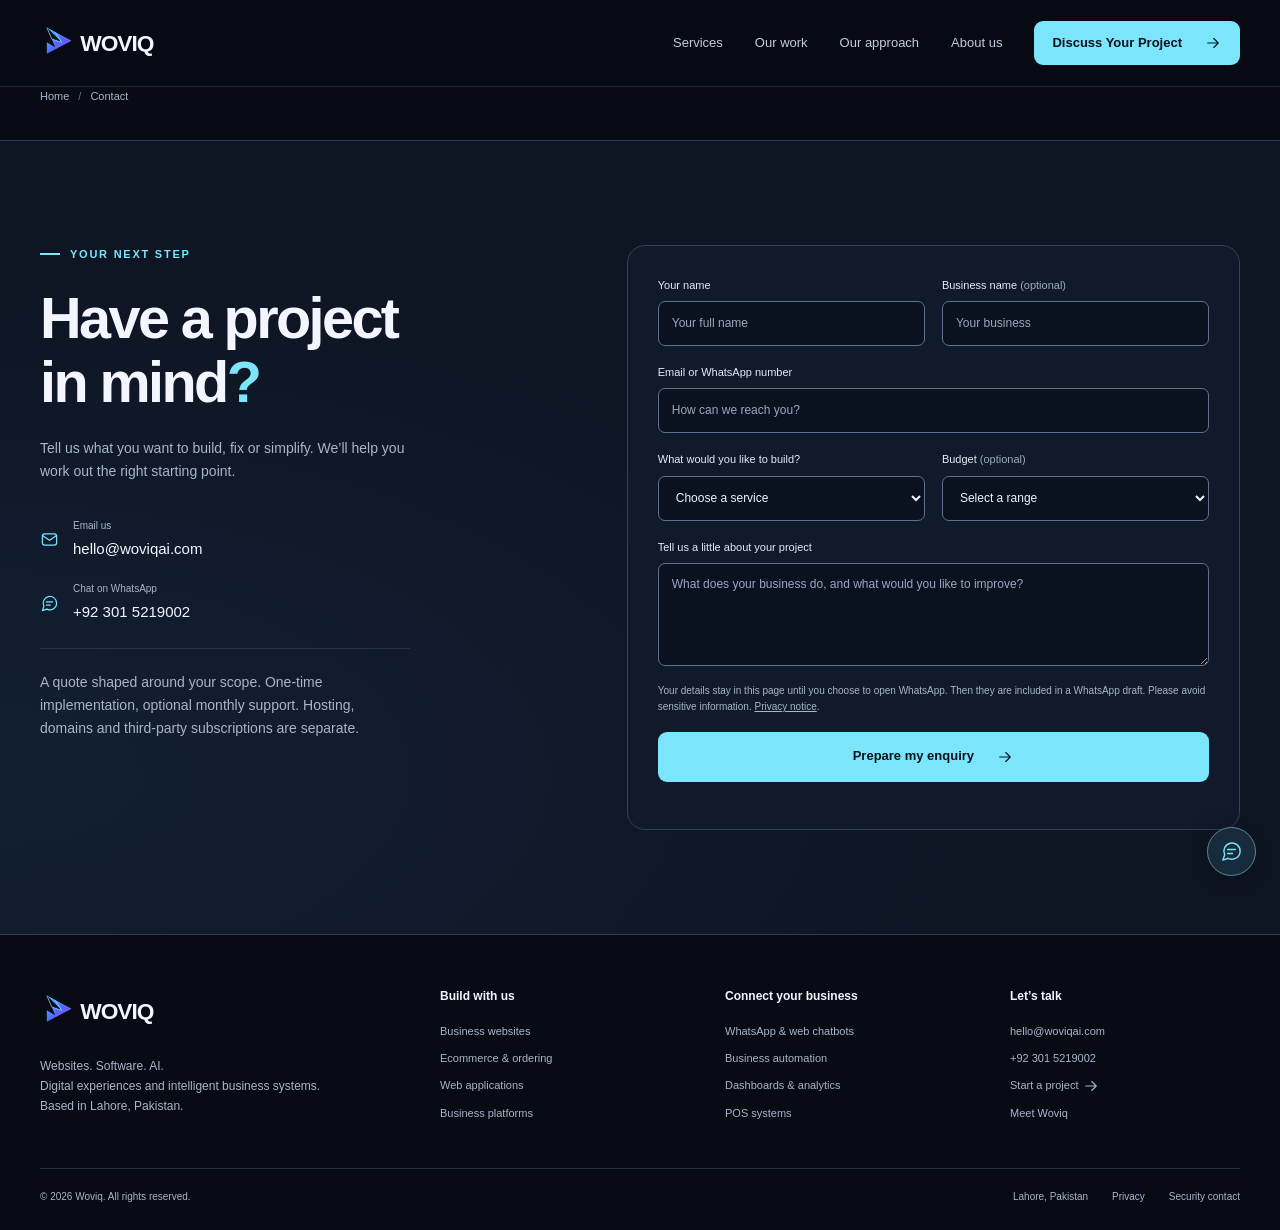
<file: contact/index.html>
<!doctype html>
<html lang="en-PK"><head><meta charset="utf-8"><meta name="viewport" content="width=device-width,initial-scale=1"><meta http-equiv="Content-Security-Policy" content="default-src 'none'; script-src 'self' 'sha256-bn0jRPuQaNQ5DhDfZd3BefbXOFHpHDoYoZ9mxq3hB4Y='; style-src 'self'; img-src 'self'; font-src 'self'; connect-src 'none'; object-src 'none'; base-uri 'none'; form-action 'none'; upgrade-insecure-requests"><meta name="referrer" content="strict-origin-when-cross-origin"><title>Contact Woviq | Websites, Software &amp; AI Projects</title><meta name="description" content="Discuss your website, ecommerce, software or AI automation project with Woviq. Contact hello@woviqai.com or WhatsApp +92 301 5219002."><meta name="robots" content="index,follow,max-image-preview:large"><link rel="canonical" href="https://woviqai.com/contact/"><meta property="og:type" content="website"><meta property="og:site_name" content="Woviq"><meta property="og:locale" content="en_PK"><meta property="og:title" content="Contact Woviq | Websites, Software &amp; AI Projects"><meta property="og:description" content="Discuss your website, ecommerce, software or AI automation project with Woviq. Contact hello@woviqai.com or WhatsApp +92 301 5219002."><meta property="og:url" content="https://woviqai.com/contact/"><meta property="og:image" content="https://woviqai.com/images/og-woviq.png"><meta property="og:image:width" content="1200"><meta property="og:image:height" content="630"><meta property="og:image:alt" content="Woviq — Websites. Software. AI."><meta name="twitter:card" content="summary_large_image"><meta name="twitter:title" content="Contact Woviq | Websites, Software &amp; AI Projects"><meta name="twitter:description" content="Discuss your website, ecommerce, software or AI automation project with Woviq. Contact hello@woviqai.com or WhatsApp +92 301 5219002."><meta name="twitter:image" content="https://woviqai.com/images/og-woviq.png"><meta name="theme-color" content="#080b13"><link rel="icon" href="/favicon.svg" type="image/svg+xml"><link rel="icon" href="/favicon.ico" sizes="any"><link rel="apple-touch-icon" href="/images/apple-touch-icon.png"><link rel="manifest" href="/site.webmanifest"><link rel="stylesheet" href="/style.css"><script type="application/ld+json">{"@context":"https://schema.org","@graph":[{"@type":"Organization","@id":"https://woviqai.com/#organization","name":"Woviq","url":"https://woviqai.com/","logo":"https://woviqai.com/images/woviq-logo.svg","email":"hello@woviqai.com","telephone":"+923015219002","description":"Woviq is a digital solutions company based in Lahore, Pakistan, building websites, commerce experiences, software and AI automation."},{"@type":"BreadcrumbList","itemListElement":[{"@type":"ListItem","position":1,"name":"Home","item":"https://woviqai.com/"},{"@type":"ListItem","position":2,"name":"Contact","item":"https://woviqai.com/contact/"}]}]}</script><script src="/script.js" defer></script></head><body><a class="skip" href="#main">Skip to content</a><header class="site-header"><div class="wrap nav"><a class="brand" href="/" aria-label="Woviq home"><img src="/images/woviq-logo.svg" width="155" height="42" alt="WOVIQ"></a><button class="menu-toggle" type="button" aria-expanded="false" aria-controls="main-navigation" hidden>Menu</button><nav id="main-navigation" class="desktop-menu" aria-label="Main navigation"><a href="/#services">Services</a><a href="/#work">Our work</a><a href="/#approach">Our approach</a><a href="/about/">About us</a><a class="button" href="/contact/" data-cta>Discuss Your Project <svg class="arrow" viewBox="0 0 24 24" fill="none" stroke="currentColor" stroke-width="1.5" stroke-linecap="round" stroke-linejoin="round" aria-hidden="true"><path d="M5 12h14M13 6l6 6-6 6"/></svg></a></nav></div></header><main id="main"><div class="wrap"><nav aria-label="Breadcrumb"><ol class="breadcrumb"><li><a href="/">Home</a></li><li><a href=/contact/>Contact</a></li></ol></nav></div><section class="section contact-band" id="contact"><div class="wrap contact-grid"><div class="contact-copy"><span class="eyebrow">Your next step</span><h1>Have a project<br>in mind<span class="accent">?</span></h1><p>Tell us what you want to build, fix or simplify. We’ll help you work out the right starting point.</p><div class="contact-methods"><a href="mailto:hello@woviqai.com"><svg class="" viewBox="0 0 24 24" fill="none" stroke="currentColor" stroke-width="1.5" stroke-linecap="round" stroke-linejoin="round" aria-hidden="true"><rect x="3" y="5" width="18" height="14" rx="3"/><path d="m3 7 9 6 9-6"/></svg><span><small>Email us</small>hello@woviqai.com</span></a><a href="https://wa.me/923015219002" target="_blank" rel="noopener noreferrer"><svg class="" viewBox="0 0 24 24" fill="none" stroke="currentColor" stroke-width="1.5" stroke-linecap="round" stroke-linejoin="round" aria-hidden="true"><path d="M21 11.5a8.5 8.5 0 0 1-12.4 7.6L3 21l1.9-5.6A8.5 8.5 0 1 1 21 11.5Z"/><path d="M8 10h8M8 14h5"/></svg><span><small>Chat on WhatsApp</small>+92 301 5219002</span></a></div><p class="quote-note">A quote shaped around your scope. One-time implementation, optional monthly support. Hosting, domains and third-party subscriptions are separate.</p></div><form class="enquiry-form" action="https://wa.me/923015219002" method="get"><div class="field"><label for="name">Your name</label><input id="name" name="name" autocomplete="name" maxlength="100" placeholder="Your full name" required></div><div class="field"><label for="business">Business name <span>(optional)</span></label><input id="business" name="business" autocomplete="organization" maxlength="150" placeholder="Your business"></div><div class="field full"><label for="reply-contact">Email or WhatsApp number</label><input id="reply-contact" name="contact" autocomplete="off" maxlength="150" placeholder="How can we reach you?" required></div><div class="field"><label for="service">What would you like to build?</label><select id="service" name="service" required><option value="">Choose a service</option><option>Business websites</option><option>Ecommerce &amp; online ordering</option><option>Custom web applications</option><option>Business platforms</option><option>Dashboards &amp; analytics</option><option>POS systems</option><option>WhatsApp &amp; web chatbots</option><option>Business automation</option><option>Help me choose</option></select></div><div class="field"><label for="budget">Budget <span>(optional)</span></label><select id="budget" name="budget"><option value="">Select a range</option><option>Let’s discuss the scope first</option><option>Under PKR 100,000</option><option>PKR 100,000–300,000</option><option>PKR 300,000–1,000,000</option><option>Above PKR 1,000,000</option></select></div><div class="field full"><label for="details">Tell us a little about your project</label><textarea id="details" name="details" rows="4" minlength="15" maxlength="1800" placeholder="What does your business do, and what would you like to improve?" required></textarea></div><p class="small full">Your details stay in this page until you choose to open WhatsApp. Then they are included in a WhatsApp draft. Please avoid sensitive information. <a href="/privacy/">Privacy notice</a>.</p><button class="button full" type="submit">Prepare my enquiry <svg class="arrow" viewBox="0 0 24 24" fill="none" stroke="currentColor" stroke-width="1.5" stroke-linecap="round" stroke-linejoin="round" aria-hidden="true"><path d="M5 12h14M13 6l6 6-6 6"/></svg></button><p class="form-status full" role="status" aria-live="polite"></p><div class="review-message full" tabindex="-1" hidden><h3>Review your message</h3><pre class="message-preview"></pre><a class="button send-whatsapp" target="_blank" rel="noopener noreferrer">Open WhatsApp to send <svg class="arrow" viewBox="0 0 24 24" fill="none" stroke="currentColor" stroke-width="1.5" stroke-linecap="round" stroke-linejoin="round" aria-hidden="true"><path d="M5 12h14M13 6l6 6-6 6"/></svg></a><p class="small">You’ll still need to press Send in WhatsApp.</p></div><noscript class="full"><p class="no-js-note">The message builder needs JavaScript. <a href="https://wa.me/923015219002">Contact us directly on WhatsApp</a> or email hello@woviqai.com.</p></noscript></form></div></section></main><footer class="footer"><div class="wrap"><div class="footer-grid"><div class="footer-brand"><a class="brand" href="/" aria-label="Woviq home"><img src="/images/woviq-logo.svg" width="155" height="42" alt="WOVIQ" loading="lazy"></a><p>Websites. Software. AI.<br>Digital experiences and intelligent business systems. Based in Lahore, Pakistan.</p></div><div><h3>Build with us</h3><ul><li><a href="/services/business-websites/">Business websites</a></li><li><a href="/services/ecommerce-online-ordering/">Ecommerce & ordering</a></li><li><a href="/services/web-applications/">Web applications</a></li><li><a href="/services/business-platforms/">Business platforms</a></li></ul></div><div><h3>Connect your business</h3><ul><li><a href="/services/ai-chatbots/">WhatsApp & web chatbots</a></li><li><a href="/services/business-automation/">Business automation</a></li><li><a href="/services/dashboards-analytics/">Dashboards & analytics</a></li><li><a href="/services/pos-systems/">POS systems</a></li></ul></div><div><h3>Let’s talk</h3><ul><li><a href="mailto:hello@woviqai.com">hello@woviqai.com</a></li><li><a href="https://wa.me/923015219002" target="_blank" rel="noopener noreferrer">+92 301 5219002</a></li><li><a href="/contact/">Start a project <svg class="arrow" viewBox="0 0 24 24" fill="none" stroke="currentColor" stroke-width="1.5" stroke-linecap="round" stroke-linejoin="round" aria-hidden="true"><path d="M5 12h14M13 6l6 6-6 6"/></svg></a></li><li><a href="/about/">Meet Woviq</a></li></ul></div></div><div class="footer-bottom"><span>© 2026 Woviq. All rights reserved.</span><div><span>Lahore, Pakistan</span><a href="/privacy/">Privacy</a><a href="/.well-known/security.txt">Security contact</a></div></div></div></footer><a class="floating-contact" href="https://wa.me/923015219002" target="_blank" rel="noopener noreferrer" aria-label="Chat with Woviq on WhatsApp"><svg class="" viewBox="0 0 24 24" fill="none" stroke="currentColor" stroke-width="1.5" stroke-linecap="round" stroke-linejoin="round" aria-hidden="true"><path d="M21 11.5a8.5 8.5 0 0 1-12.4 7.6L3 21l1.9-5.6A8.5 8.5 0 1 1 21 11.5Z"/><path d="M8 10h8M8 14h5"/></svg></a></body></html>
</file>
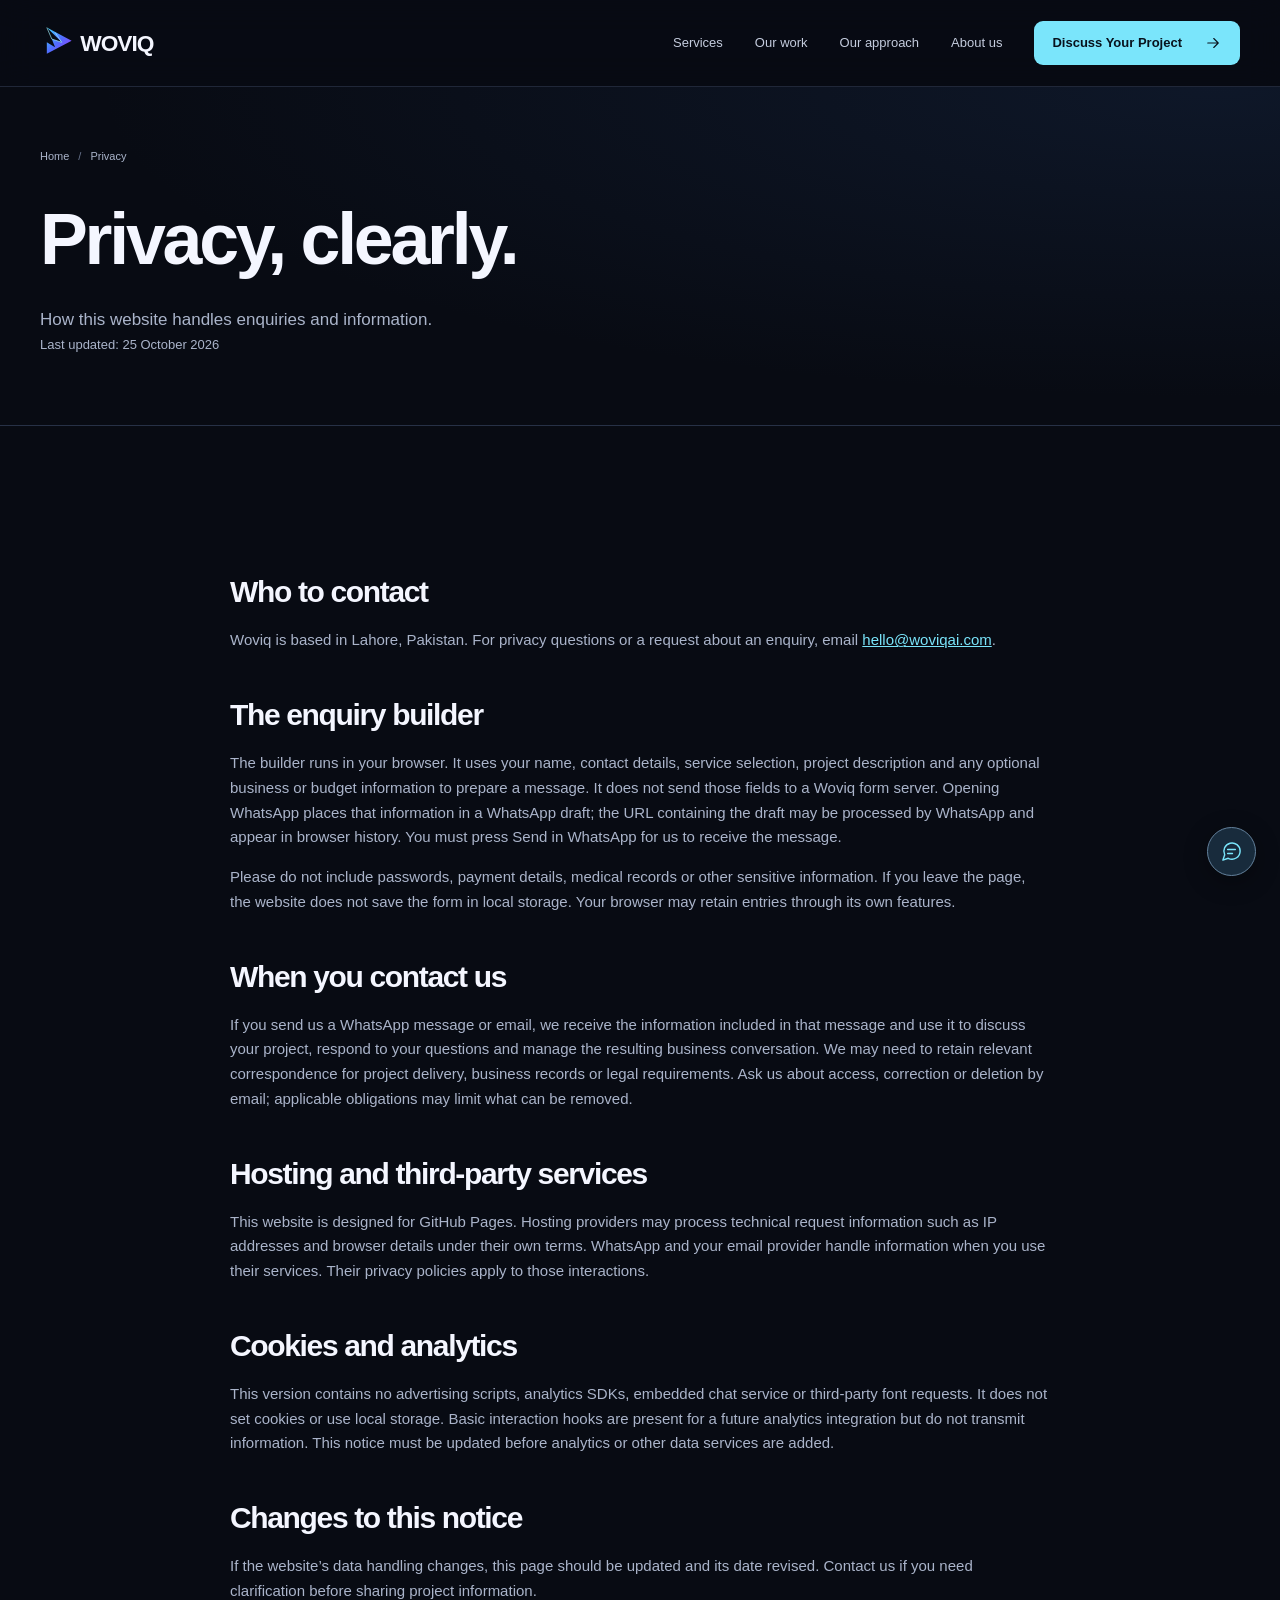
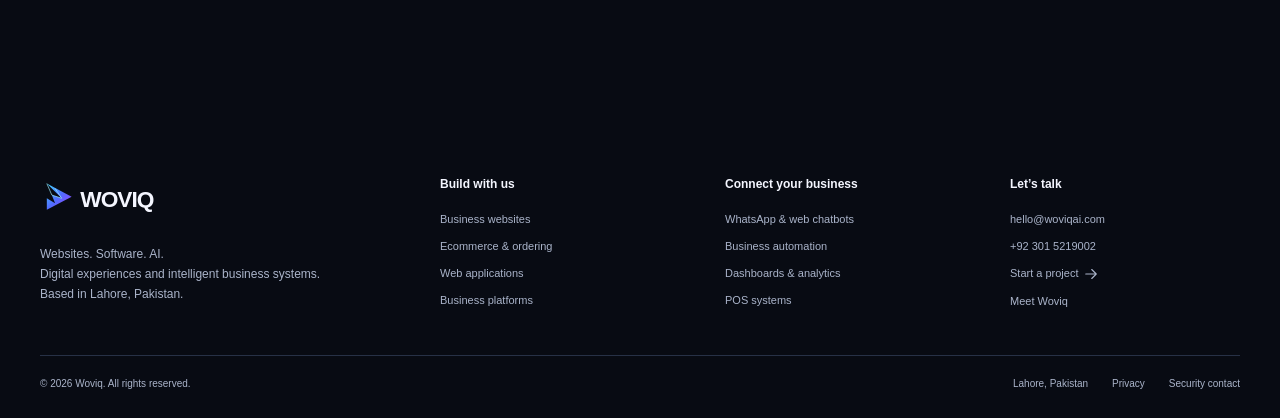
<file: privacy/index.html>
<!doctype html>
<html lang="en-PK"><head><meta charset="utf-8"><meta name="viewport" content="width=device-width,initial-scale=1"><meta http-equiv="Content-Security-Policy" content="default-src 'none'; script-src 'self' 'sha256-/A3l8jZtu+kvTV6sVySMObnEpVFUF5afQxCB7emAD5c='; style-src 'self'; img-src 'self'; font-src 'self'; connect-src 'none'; object-src 'none'; base-uri 'none'; form-action 'none'; upgrade-insecure-requests"><meta name="referrer" content="strict-origin-when-cross-origin"><title>Privacy Notice | Woviq</title><meta name="description" content="How Woviq’s website handles enquiry drafts, WhatsApp contact, email, hosting and analytics. Read the privacy notice before sharing project details."><meta name="robots" content="index,follow,max-image-preview:large"><link rel="canonical" href="https://woviqai.com/privacy/"><meta property="og:type" content="website"><meta property="og:site_name" content="Woviq"><meta property="og:locale" content="en_PK"><meta property="og:title" content="Privacy Notice | Woviq"><meta property="og:description" content="How Woviq’s website handles enquiry drafts, WhatsApp contact, email, hosting and analytics. Read the privacy notice before sharing project details."><meta property="og:url" content="https://woviqai.com/privacy/"><meta property="og:image" content="https://woviqai.com/images/og-woviq.png"><meta property="og:image:width" content="1200"><meta property="og:image:height" content="630"><meta property="og:image:alt" content="Woviq — Websites. Software. AI."><meta name="twitter:card" content="summary_large_image"><meta name="twitter:title" content="Privacy Notice | Woviq"><meta name="twitter:description" content="How Woviq’s website handles enquiry drafts, WhatsApp contact, email, hosting and analytics. Read the privacy notice before sharing project details."><meta name="twitter:image" content="https://woviqai.com/images/og-woviq.png"><meta name="theme-color" content="#080b13"><link rel="icon" href="/favicon.svg" type="image/svg+xml"><link rel="icon" href="/favicon.ico" sizes="any"><link rel="apple-touch-icon" href="/images/apple-touch-icon.png"><link rel="manifest" href="/site.webmanifest"><link rel="stylesheet" href="/style.css"><script type="application/ld+json">{"@context":"https://schema.org","@graph":[{"@type":"Organization","@id":"https://woviqai.com/#organization","name":"Woviq","url":"https://woviqai.com/","logo":"https://woviqai.com/images/woviq-logo.svg","email":"hello@woviqai.com","telephone":"+923015219002","description":"Woviq is a digital solutions company based in Lahore, Pakistan, building websites, commerce experiences, software and AI automation."},{"@type":"BreadcrumbList","itemListElement":[{"@type":"ListItem","position":1,"name":"Home","item":"https://woviqai.com/"},{"@type":"ListItem","position":2,"name":"Privacy","item":"https://woviqai.com/privacy/"}]}]}</script><script src="/script.js" defer></script></head><body><a class="skip" href="#main">Skip to content</a><header class="site-header"><div class="wrap nav"><a class="brand" href="/" aria-label="Woviq home"><img src="/images/woviq-logo.svg" width="155" height="42" alt="WOVIQ"></a><button class="menu-toggle" type="button" aria-expanded="false" aria-controls="main-navigation" hidden>Menu</button><nav id="main-navigation" class="desktop-menu" aria-label="Main navigation"><a href="/#services">Services</a><a href="/#work">Our work</a><a href="/#approach">Our approach</a><a href="/about/">About us</a><a class="button" href="/contact/" data-cta>Discuss Your Project <svg class="arrow" viewBox="0 0 24 24" fill="none" stroke="currentColor" stroke-width="1.5" stroke-linecap="round" stroke-linejoin="round" aria-hidden="true"><path d="M5 12h14M13 6l6 6-6 6"/></svg></a></nav></div></header><main id="main"><section class="page-hero"><div class="wrap"><nav aria-label="Breadcrumb"><ol class="breadcrumb"><li><a href="/">Home</a></li><li><a href=/privacy/>Privacy</a></li></ol></nav><h1>Privacy, clearly.</h1><p class="lead">How this website handles enquiries and information.</p><p class="small">Last updated: 25 October 2026</p></div></section><section class="section"><div class="wrap text-page"><h2>Who to contact</h2><p>Woviq is based in Lahore, Pakistan. For privacy questions or a request about an enquiry, email <a href="mailto:hello@woviqai.com">hello@woviqai.com</a>.</p><h2>The enquiry builder</h2><p>The builder runs in your browser. It uses your name, contact details, service selection, project description and any optional business or budget information to prepare a message. It does not send those fields to a Woviq form server. Opening WhatsApp places that information in a WhatsApp draft; the URL containing the draft may be processed by WhatsApp and appear in browser history. You must press Send in WhatsApp for us to receive the message.</p><p>Please do not include passwords, payment details, medical records or other sensitive information. If you leave the page, the website does not save the form in local storage. Your browser may retain entries through its own features.</p><h2>When you contact us</h2><p>If you send us a WhatsApp message or email, we receive the information included in that message and use it to discuss your project, respond to your questions and manage the resulting business conversation. We may need to retain relevant correspondence for project delivery, business records or legal requirements. Ask us about access, correction or deletion by email; applicable obligations may limit what can be removed.</p><h2>Hosting and third-party services</h2><p>This website is designed for GitHub Pages. Hosting providers may process technical request information such as IP addresses and browser details under their own terms. WhatsApp and your email provider handle information when you use their services. Their privacy policies apply to those interactions.</p><h2>Cookies and analytics</h2><p>This version contains no advertising scripts, analytics SDKs, embedded chat service or third-party font requests. It does not set cookies or use local storage. Basic interaction hooks are present for a future analytics integration but do not transmit information. This notice must be updated before analytics or other data services are added.</p><h2>Changes to this notice</h2><p>If the website’s data handling changes, this page should be updated and its date revised. Contact us if you need clarification before sharing project information.</p></div></section></main><footer class="footer"><div class="wrap"><div class="footer-grid"><div class="footer-brand"><a class="brand" href="/" aria-label="Woviq home"><img src="/images/woviq-logo.svg" width="155" height="42" alt="WOVIQ" loading="lazy"></a><p>Websites. Software. AI.<br>Digital experiences and intelligent business systems. Based in Lahore, Pakistan.</p></div><div><h3>Build with us</h3><ul><li><a href="/services/business-websites/">Business websites</a></li><li><a href="/services/ecommerce-online-ordering/">Ecommerce & ordering</a></li><li><a href="/services/web-applications/">Web applications</a></li><li><a href="/services/business-platforms/">Business platforms</a></li></ul></div><div><h3>Connect your business</h3><ul><li><a href="/services/ai-chatbots/">WhatsApp & web chatbots</a></li><li><a href="/services/business-automation/">Business automation</a></li><li><a href="/services/dashboards-analytics/">Dashboards & analytics</a></li><li><a href="/services/pos-systems/">POS systems</a></li></ul></div><div><h3>Let’s talk</h3><ul><li><a href="mailto:hello@woviqai.com">hello@woviqai.com</a></li><li><a href="https://wa.me/923015219002" target="_blank" rel="noopener noreferrer">+92 301 5219002</a></li><li><a href="/contact/">Start a project <svg class="arrow" viewBox="0 0 24 24" fill="none" stroke="currentColor" stroke-width="1.5" stroke-linecap="round" stroke-linejoin="round" aria-hidden="true"><path d="M5 12h14M13 6l6 6-6 6"/></svg></a></li><li><a href="/about/">Meet Woviq</a></li></ul></div></div><div class="footer-bottom"><span>© 2026 Woviq. All rights reserved.</span><div><span>Lahore, Pakistan</span><a href="/privacy/">Privacy</a><a href="/.well-known/security.txt">Security contact</a></div></div></div></footer><a class="floating-contact" href="https://wa.me/923015219002" target="_blank" rel="noopener noreferrer" aria-label="Chat with Woviq on WhatsApp"><svg class="" viewBox="0 0 24 24" fill="none" stroke="currentColor" stroke-width="1.5" stroke-linecap="round" stroke-linejoin="round" aria-hidden="true"><path d="M21 11.5a8.5 8.5 0 0 1-12.4 7.6L3 21l1.9-5.6A8.5 8.5 0 1 1 21 11.5Z"/><path d="M8 10h8M8 14h5"/></svg></a></body></html>
</file>
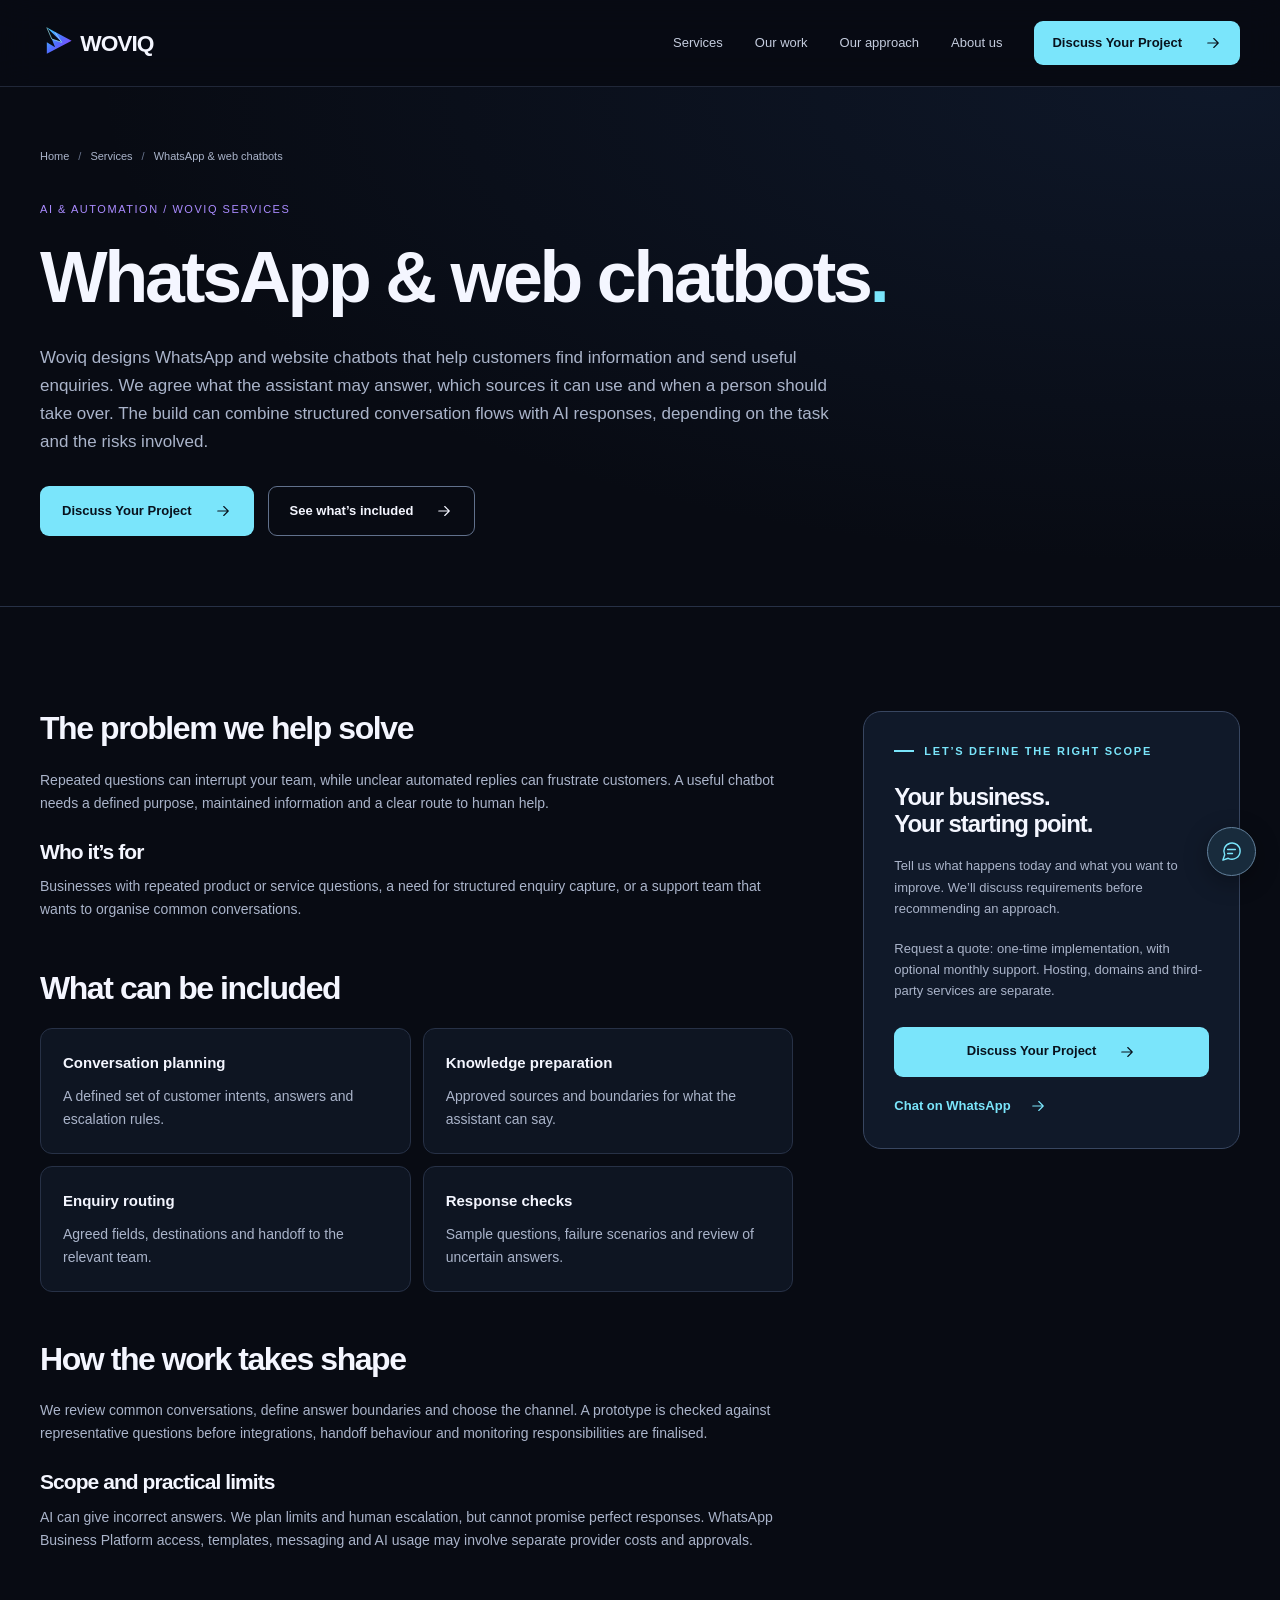
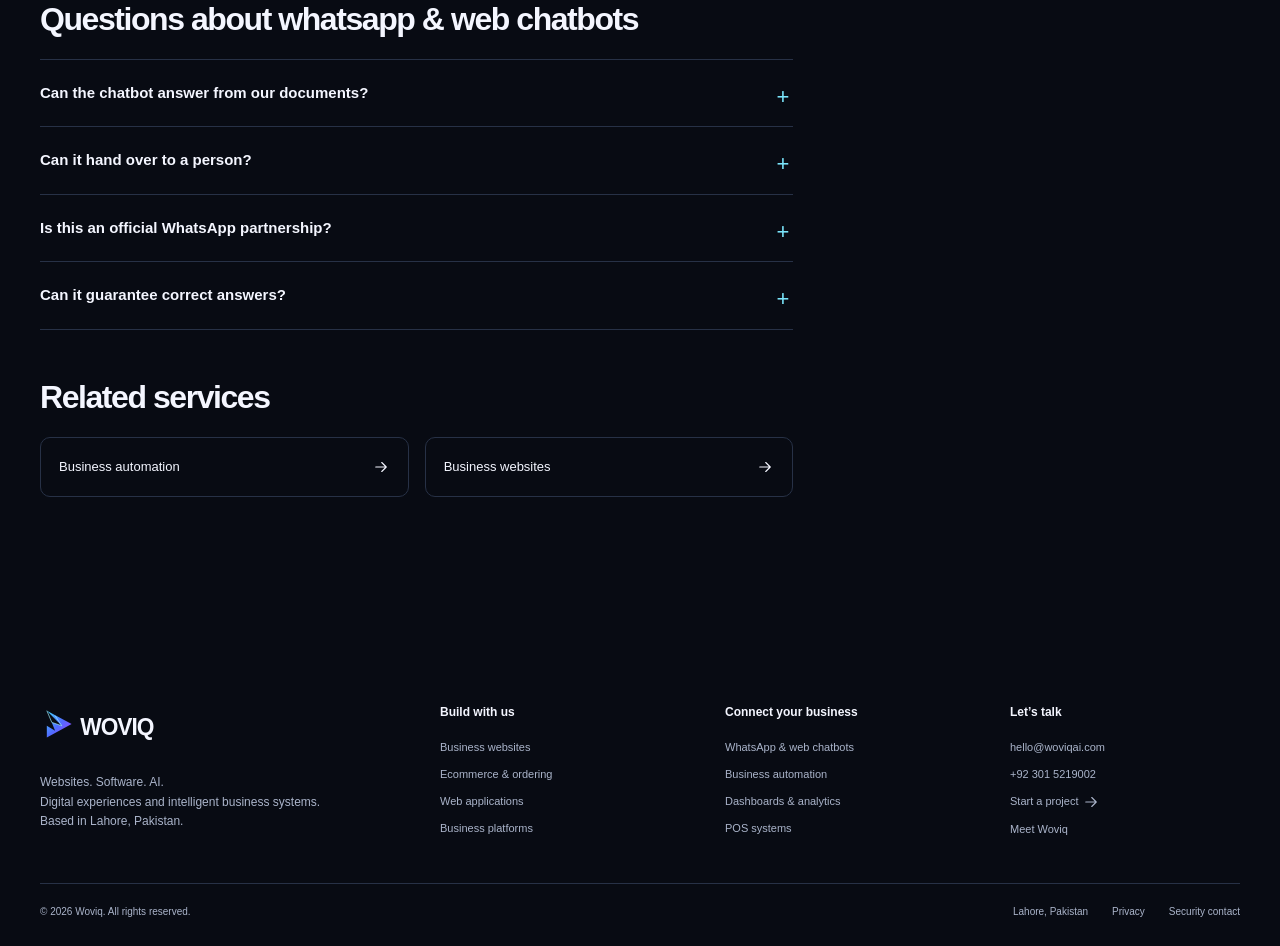
<file: services/ai-chatbots/index.html>
<!doctype html>
<html lang="en-PK"><head><meta charset="utf-8"><meta name="viewport" content="width=device-width,initial-scale=1"><meta http-equiv="Content-Security-Policy" content="default-src 'none'; script-src 'self' 'sha256-U+g0TmzkINbwYIm8L5XXgiEk5MHUZXxGFQxekKl79Zw='; style-src 'self'; img-src 'self'; font-src 'self'; connect-src 'none'; object-src 'none'; base-uri 'none'; form-action 'none'; upgrade-insecure-requests"><meta name="referrer" content="strict-origin-when-cross-origin"><title>WhatsApp Chatbot Development Pakistan | Woviq</title><meta name="description" content="WhatsApp and web chatbot development in Pakistan. Plan FAQs, enquiry capture, knowledge sources and human handoff with Woviq in Lahore."><meta name="robots" content="index,follow,max-image-preview:large"><link rel="canonical" href="https://woviqai.com/services/ai-chatbots/"><meta property="og:type" content="website"><meta property="og:site_name" content="Woviq"><meta property="og:locale" content="en_PK"><meta property="og:title" content="WhatsApp Chatbot Development Pakistan | Woviq"><meta property="og:description" content="WhatsApp and web chatbot development in Pakistan. Plan FAQs, enquiry capture, knowledge sources and human handoff with Woviq in Lahore."><meta property="og:url" content="https://woviqai.com/services/ai-chatbots/"><meta property="og:image" content="https://woviqai.com/images/og-woviq.png"><meta property="og:image:width" content="1200"><meta property="og:image:height" content="630"><meta property="og:image:alt" content="Woviq — Websites. Software. AI."><meta name="twitter:card" content="summary_large_image"><meta name="twitter:title" content="WhatsApp Chatbot Development Pakistan | Woviq"><meta name="twitter:description" content="WhatsApp and web chatbot development in Pakistan. Plan FAQs, enquiry capture, knowledge sources and human handoff with Woviq in Lahore."><meta name="twitter:image" content="https://woviqai.com/images/og-woviq.png"><meta name="theme-color" content="#080b13"><link rel="icon" href="/favicon.svg" type="image/svg+xml"><link rel="icon" href="/favicon.ico" sizes="any"><link rel="apple-touch-icon" href="/images/apple-touch-icon.png"><link rel="manifest" href="/site.webmanifest"><link rel="stylesheet" href="/style.css"><script type="application/ld+json">{"@context":"https://schema.org","@graph":[{"@type":"Organization","@id":"https://woviqai.com/#organization","name":"Woviq","url":"https://woviqai.com/","logo":"https://woviqai.com/images/woviq-logo.svg","email":"hello@woviqai.com","telephone":"+923015219002","description":"Woviq is a digital solutions company based in Lahore, Pakistan, building websites, commerce experiences, software and AI automation."},{"@type":"BreadcrumbList","itemListElement":[{"@type":"ListItem","position":1,"name":"Home","item":"https://woviqai.com/"},{"@type":"ListItem","position":2,"name":"Services","item":"https://woviqai.com/#services"},{"@type":"ListItem","position":3,"name":"WhatsApp & web chatbots","item":"https://woviqai.com/services/ai-chatbots/"}]},{"@type":"Service","@id":"https://woviqai.com/services/ai-chatbots/#service","name":"WhatsApp & web chatbots","serviceType":"WhatsApp & web chatbots","url":"https://woviqai.com/services/ai-chatbots/","description":"Woviq designs WhatsApp and website chatbots that help customers find information and send useful enquiries. We agree what the assistant may answer, which sources it can use and when a person should take over. The build can combine structured conversation flows with AI responses, depending on the task and the risks involved.","provider":{"@id":"https://woviqai.com/#organization"}}]}</script><script src="/script.js" defer></script></head><body><a class="skip" href="#main">Skip to content</a><header class="site-header"><div class="wrap nav"><a class="brand" href="/" aria-label="Woviq home"><img src="/images/woviq-logo.svg" width="155" height="42" alt="WOVIQ"></a><button class="menu-toggle" type="button" aria-expanded="false" aria-controls="main-navigation" hidden>Menu</button><nav id="main-navigation" class="desktop-menu" aria-label="Main navigation"><a href="/#services">Services</a><a href="/#work">Our work</a><a href="/#approach">Our approach</a><a href="/about/">About us</a><a class="button" href="/contact/" data-cta>Discuss Your Project <svg class="arrow" viewBox="0 0 24 24" fill="none" stroke="currentColor" stroke-width="1.5" stroke-linecap="round" stroke-linejoin="round" aria-hidden="true"><path d="M5 12h14M13 6l6 6-6 6"/></svg></a></nav></div></header><main id="main"><section class="page-hero"><div class="wrap"><nav aria-label="Breadcrumb"><ol class="breadcrumb"><li><a href="/">Home</a></li><li><a href=/#services>Services</a></li><li><a href=/services/ai-chatbots/>WhatsApp &amp; web chatbots</a></li></ol></nav><p class="page-kicker">AI &amp; Automation / Woviq services</p><h1>WhatsApp &amp; web chatbots<span class="accent">.</span></h1><p class="lead">Woviq designs WhatsApp and website chatbots that help customers find information and send useful enquiries. We agree what the assistant may answer, which sources it can use and when a person should take over. The build can combine structured conversation flows with AI responses, depending on the task and the risks involved.</p><div class="actions"><a class="button" href="/contact/" data-cta>Discuss Your Project <svg class="arrow" viewBox="0 0 24 24" fill="none" stroke="currentColor" stroke-width="1.5" stroke-linecap="round" stroke-linejoin="round" aria-hidden="true"><path d="M5 12h14M13 6l6 6-6 6"/></svg></a><a class="button secondary" href="#included">See what’s included <svg class="arrow" viewBox="0 0 24 24" fill="none" stroke="currentColor" stroke-width="1.5" stroke-linecap="round" stroke-linejoin="round" aria-hidden="true"><path d="M5 12h14M13 6l6 6-6 6"/></svg></a></div></div></section><section class="section"><div class="wrap page-layout"><div><section class="article-section"><h2>The problem we help solve</h2><p>Repeated questions can interrupt your team, while unclear automated replies can frustrate customers. A useful chatbot needs a defined purpose, maintained information and a clear route to human help.</p><h3>Who it’s for</h3><p>Businesses with repeated product or service questions, a need for structured enquiry capture, or a support team that wants to organise common conversations.</p></section><section class="article-section" id="included"><h2>What can be included</h2><ul class="included"><li><b>Conversation planning</b>A defined set of customer intents, answers and escalation rules.</li><li><b>Knowledge preparation</b>Approved sources and boundaries for what the assistant can say.</li><li><b>Enquiry routing</b>Agreed fields, destinations and handoff to the relevant team.</li><li><b>Response checks</b>Sample questions, failure scenarios and review of uncertain answers.</li></ul></section><section class="article-section"><h2>How the work takes shape</h2><p>We review common conversations, define answer boundaries and choose the channel. A prototype is checked against representative questions before integrations, handoff behaviour and monitoring responsibilities are finalised.</p><h3>Scope and practical limits</h3><p>AI can give incorrect answers. We plan limits and human escalation, but cannot promise perfect responses. WhatsApp Business Platform access, templates, messaging and AI usage may involve separate provider costs and approvals.</p></section><section class="article-section"><h2>Questions about whatsapp &amp; web chatbots</h2><div class="faq-list"><details><summary>Can the chatbot answer from our documents?</summary><p>It can be designed to use approved source material. We review document quality, access and update ownership, then test whether the selected approach answers the agreed questions well enough.</p></details><details><summary>Can it hand over to a person?</summary><p>Human handoff is an explicit part of conversation design. The exact route depends on your WhatsApp or support platform and how your team handles incoming messages.</p></details><details><summary>Is this an official WhatsApp partnership?</summary><p>No partnership is claimed. WhatsApp Business is a tool we may build with, and its platform rules and provider requirements still apply.</p></details><details><summary>Can it guarantee correct answers?</summary><p>No. AI responses can be wrong. Restricted topics, source checks, fallback messages and escalation can help manage that limitation.</p></details></div></section><section class="article-section"><h2>Related services</h2><div class="related-links"><a href="/services/business-automation/">Business automation <svg class="arrow" viewBox="0 0 24 24" fill="none" stroke="currentColor" stroke-width="1.5" stroke-linecap="round" stroke-linejoin="round" aria-hidden="true"><path d="M5 12h14M13 6l6 6-6 6"/></svg></a><a href="/services/business-websites/">Business websites <svg class="arrow" viewBox="0 0 24 24" fill="none" stroke="currentColor" stroke-width="1.5" stroke-linecap="round" stroke-linejoin="round" aria-hidden="true"><path d="M5 12h14M13 6l6 6-6 6"/></svg></a></div></section></div><aside class="scope-box"><span class="eyebrow">Let’s define the right scope</span><h2>Your business.<br>Your starting point.</h2><p>Tell us what happens today and what you want to improve. We’ll discuss requirements before recommending an approach.</p><p>Request a quote: one-time implementation, with optional monthly support. Hosting, domains and third-party services are separate.</p><a class="button" href="/contact/" data-cta>Discuss Your Project <svg class="arrow" viewBox="0 0 24 24" fill="none" stroke="currentColor" stroke-width="1.5" stroke-linecap="round" stroke-linejoin="round" aria-hidden="true"><path d="M5 12h14M13 6l6 6-6 6"/></svg></a><a class="text-link" href="https://wa.me/923015219002" target="_blank" rel="noopener noreferrer">Chat on WhatsApp <svg class="arrow" viewBox="0 0 24 24" fill="none" stroke="currentColor" stroke-width="1.5" stroke-linecap="round" stroke-linejoin="round" aria-hidden="true"><path d="M5 12h14M13 6l6 6-6 6"/></svg></a></aside></div></section></main><footer class="footer"><div class="wrap"><div class="footer-grid"><div class="footer-brand"><a class="brand" href="/" aria-label="Woviq home"><img src="/images/woviq-logo.svg" width="155" height="42" alt="WOVIQ" loading="lazy"></a><p>Websites. Software. AI.<br>Digital experiences and intelligent business systems. Based in Lahore, Pakistan.</p></div><div><h3>Build with us</h3><ul><li><a href="/services/business-websites/">Business websites</a></li><li><a href="/services/ecommerce-online-ordering/">Ecommerce & ordering</a></li><li><a href="/services/web-applications/">Web applications</a></li><li><a href="/services/business-platforms/">Business platforms</a></li></ul></div><div><h3>Connect your business</h3><ul><li><a href="/services/ai-chatbots/">WhatsApp & web chatbots</a></li><li><a href="/services/business-automation/">Business automation</a></li><li><a href="/services/dashboards-analytics/">Dashboards & analytics</a></li><li><a href="/services/pos-systems/">POS systems</a></li></ul></div><div><h3>Let’s talk</h3><ul><li><a href="mailto:hello@woviqai.com">hello@woviqai.com</a></li><li><a href="https://wa.me/923015219002" target="_blank" rel="noopener noreferrer">+92 301 5219002</a></li><li><a href="/contact/">Start a project <svg class="arrow" viewBox="0 0 24 24" fill="none" stroke="currentColor" stroke-width="1.5" stroke-linecap="round" stroke-linejoin="round" aria-hidden="true"><path d="M5 12h14M13 6l6 6-6 6"/></svg></a></li><li><a href="/about/">Meet Woviq</a></li></ul></div></div><div class="footer-bottom"><span>© 2026 Woviq. All rights reserved.</span><div><span>Lahore, Pakistan</span><a href="/privacy/">Privacy</a><a href="/.well-known/security.txt">Security contact</a></div></div></div></footer><a class="floating-contact" href="https://wa.me/923015219002" target="_blank" rel="noopener noreferrer" aria-label="Chat with Woviq on WhatsApp"><svg class="" viewBox="0 0 24 24" fill="none" stroke="currentColor" stroke-width="1.5" stroke-linecap="round" stroke-linejoin="round" aria-hidden="true"><path d="M21 11.5a8.5 8.5 0 0 1-12.4 7.6L3 21l1.9-5.6A8.5 8.5 0 1 1 21 11.5Z"/><path d="M8 10h8M8 14h5"/></svg></a></body></html>
</file>
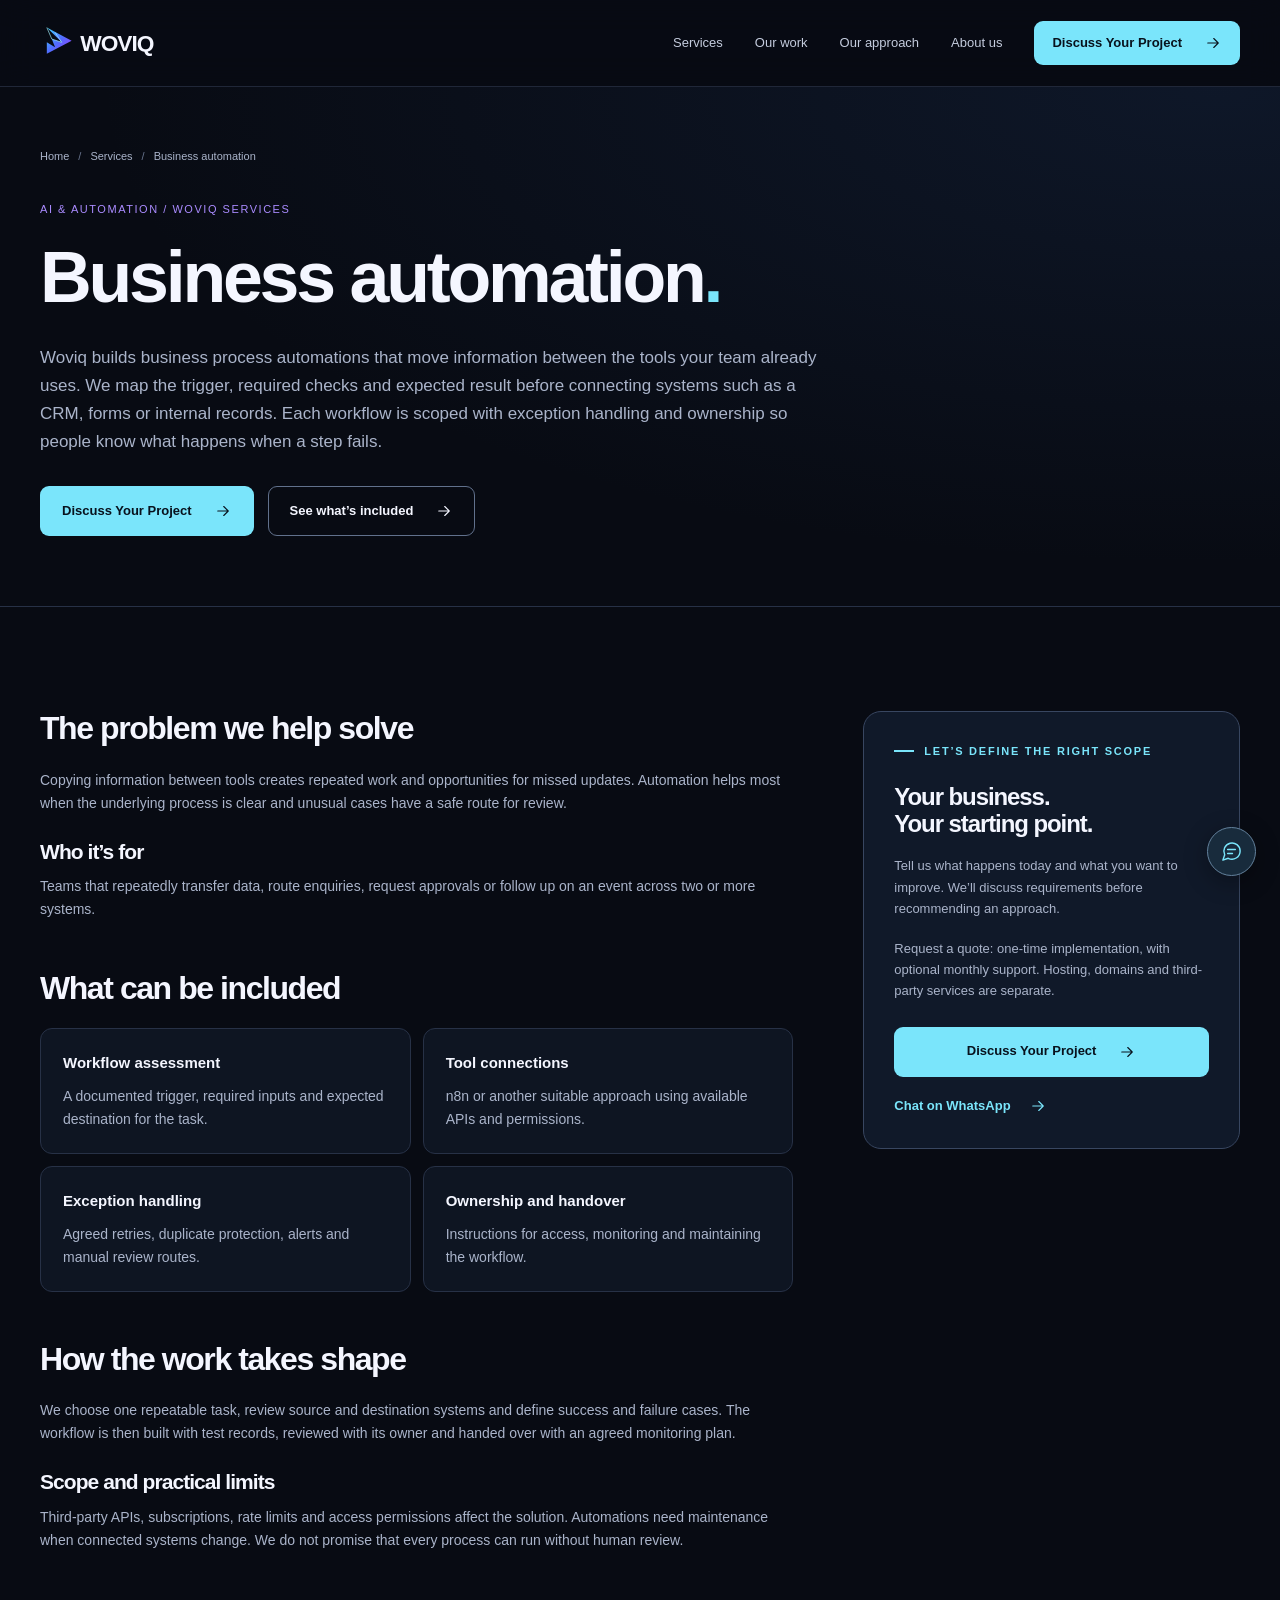
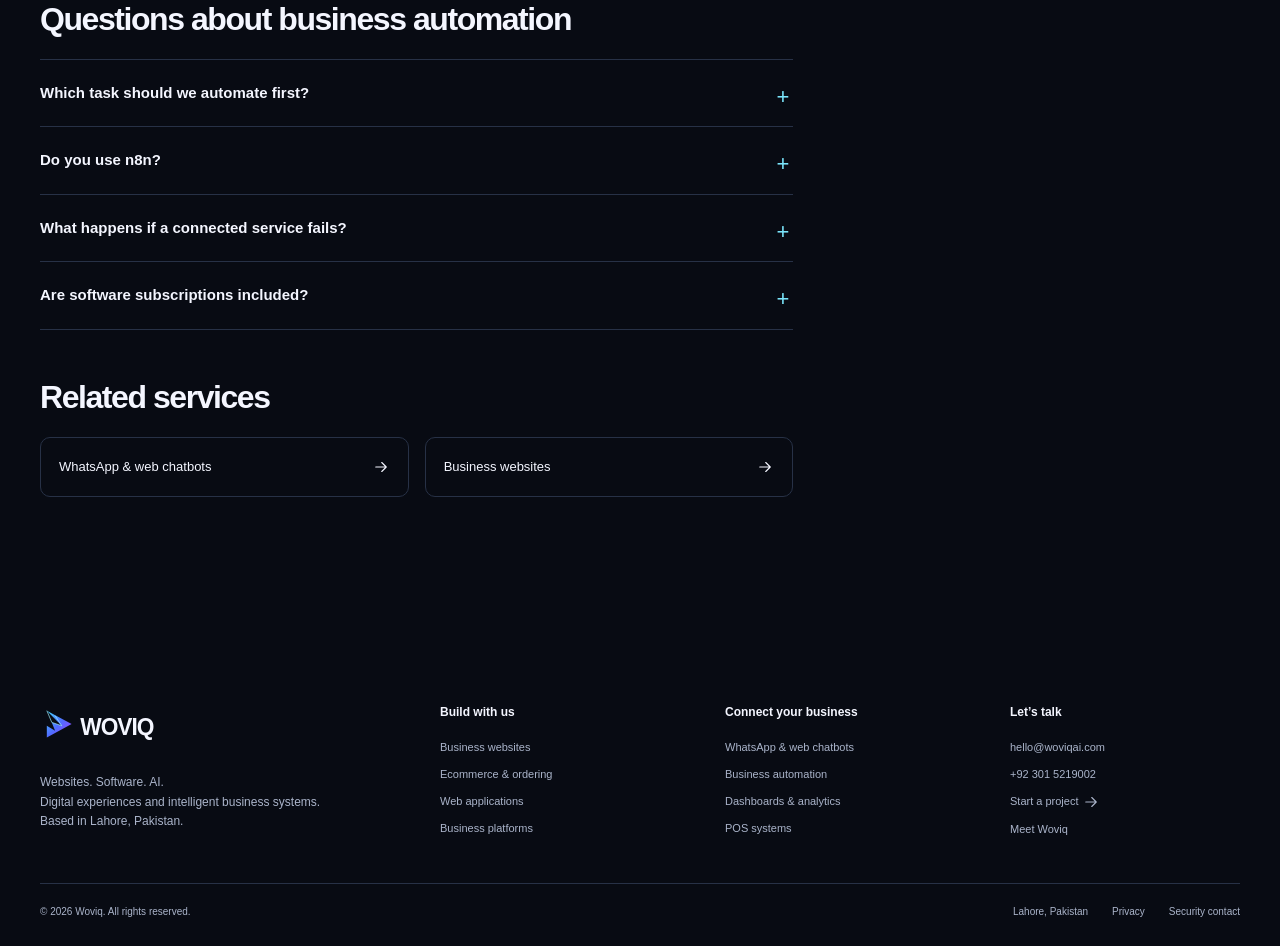
<file: services/business-automation/index.html>
<!doctype html>
<html lang="en-PK"><head><meta charset="utf-8"><meta name="viewport" content="width=device-width,initial-scale=1"><meta http-equiv="Content-Security-Policy" content="default-src 'none'; script-src 'self' 'sha256-0BiJ/9Snq/zs+/8WJif0LjmNw9lmHRsMzpCeKWdvPEY='; style-src 'self'; img-src 'self'; font-src 'self'; connect-src 'none'; object-src 'none'; base-uri 'none'; form-action 'none'; upgrade-insecure-requests"><meta name="referrer" content="strict-origin-when-cross-origin"><title>Business Process Automation | Woviq</title><meta name="description" content="Business process automation with n8n, CRM and API integrations. Connect enquiries, approvals and follow-ups with clear controls and handover."><meta name="robots" content="index,follow,max-image-preview:large"><link rel="canonical" href="https://woviqai.com/services/business-automation/"><meta property="og:type" content="website"><meta property="og:site_name" content="Woviq"><meta property="og:locale" content="en_PK"><meta property="og:title" content="Business Process Automation | Woviq"><meta property="og:description" content="Business process automation with n8n, CRM and API integrations. Connect enquiries, approvals and follow-ups with clear controls and handover."><meta property="og:url" content="https://woviqai.com/services/business-automation/"><meta property="og:image" content="https://woviqai.com/images/og-woviq.png"><meta property="og:image:width" content="1200"><meta property="og:image:height" content="630"><meta property="og:image:alt" content="Woviq — Websites. Software. AI."><meta name="twitter:card" content="summary_large_image"><meta name="twitter:title" content="Business Process Automation | Woviq"><meta name="twitter:description" content="Business process automation with n8n, CRM and API integrations. Connect enquiries, approvals and follow-ups with clear controls and handover."><meta name="twitter:image" content="https://woviqai.com/images/og-woviq.png"><meta name="theme-color" content="#080b13"><link rel="icon" href="/favicon.svg" type="image/svg+xml"><link rel="icon" href="/favicon.ico" sizes="any"><link rel="apple-touch-icon" href="/images/apple-touch-icon.png"><link rel="manifest" href="/site.webmanifest"><link rel="stylesheet" href="/style.css"><script type="application/ld+json">{"@context":"https://schema.org","@graph":[{"@type":"Organization","@id":"https://woviqai.com/#organization","name":"Woviq","url":"https://woviqai.com/","logo":"https://woviqai.com/images/woviq-logo.svg","email":"hello@woviqai.com","telephone":"+923015219002","description":"Woviq is a digital solutions company based in Lahore, Pakistan, building websites, commerce experiences, software and AI automation."},{"@type":"BreadcrumbList","itemListElement":[{"@type":"ListItem","position":1,"name":"Home","item":"https://woviqai.com/"},{"@type":"ListItem","position":2,"name":"Services","item":"https://woviqai.com/#services"},{"@type":"ListItem","position":3,"name":"Business automation","item":"https://woviqai.com/services/business-automation/"}]},{"@type":"Service","@id":"https://woviqai.com/services/business-automation/#service","name":"Business automation","serviceType":"Business automation","url":"https://woviqai.com/services/business-automation/","description":"Woviq builds business process automations that move information between the tools your team already uses. We map the trigger, required checks and expected result before connecting systems such as a CRM, forms or internal records. Each workflow is scoped with exception handling and ownership so people know what happens when a step fails.","provider":{"@id":"https://woviqai.com/#organization"}}]}</script><script src="/script.js" defer></script></head><body><a class="skip" href="#main">Skip to content</a><header class="site-header"><div class="wrap nav"><a class="brand" href="/" aria-label="Woviq home"><img src="/images/woviq-logo.svg" width="155" height="42" alt="WOVIQ"></a><button class="menu-toggle" type="button" aria-expanded="false" aria-controls="main-navigation" hidden>Menu</button><nav id="main-navigation" class="desktop-menu" aria-label="Main navigation"><a href="/#services">Services</a><a href="/#work">Our work</a><a href="/#approach">Our approach</a><a href="/about/">About us</a><a class="button" href="/contact/" data-cta>Discuss Your Project <svg class="arrow" viewBox="0 0 24 24" fill="none" stroke="currentColor" stroke-width="1.5" stroke-linecap="round" stroke-linejoin="round" aria-hidden="true"><path d="M5 12h14M13 6l6 6-6 6"/></svg></a></nav></div></header><main id="main"><section class="page-hero"><div class="wrap"><nav aria-label="Breadcrumb"><ol class="breadcrumb"><li><a href="/">Home</a></li><li><a href=/#services>Services</a></li><li><a href=/services/business-automation/>Business automation</a></li></ol></nav><p class="page-kicker">AI &amp; Automation / Woviq services</p><h1>Business automation<span class="accent">.</span></h1><p class="lead">Woviq builds business process automations that move information between the tools your team already uses. We map the trigger, required checks and expected result before connecting systems such as a CRM, forms or internal records. Each workflow is scoped with exception handling and ownership so people know what happens when a step fails.</p><div class="actions"><a class="button" href="/contact/" data-cta>Discuss Your Project <svg class="arrow" viewBox="0 0 24 24" fill="none" stroke="currentColor" stroke-width="1.5" stroke-linecap="round" stroke-linejoin="round" aria-hidden="true"><path d="M5 12h14M13 6l6 6-6 6"/></svg></a><a class="button secondary" href="#included">See what’s included <svg class="arrow" viewBox="0 0 24 24" fill="none" stroke="currentColor" stroke-width="1.5" stroke-linecap="round" stroke-linejoin="round" aria-hidden="true"><path d="M5 12h14M13 6l6 6-6 6"/></svg></a></div></div></section><section class="section"><div class="wrap page-layout"><div><section class="article-section"><h2>The problem we help solve</h2><p>Copying information between tools creates repeated work and opportunities for missed updates. Automation helps most when the underlying process is clear and unusual cases have a safe route for review.</p><h3>Who it’s for</h3><p>Teams that repeatedly transfer data, route enquiries, request approvals or follow up on an event across two or more systems.</p></section><section class="article-section" id="included"><h2>What can be included</h2><ul class="included"><li><b>Workflow assessment</b>A documented trigger, required inputs and expected destination for the task.</li><li><b>Tool connections</b>n8n or another suitable approach using available APIs and permissions.</li><li><b>Exception handling</b>Agreed retries, duplicate protection, alerts and manual review routes.</li><li><b>Ownership and handover</b>Instructions for access, monitoring and maintaining the workflow.</li></ul></section><section class="article-section"><h2>How the work takes shape</h2><p>We choose one repeatable task, review source and destination systems and define success and failure cases. The workflow is then built with test records, reviewed with its owner and handed over with an agreed monitoring plan.</p><h3>Scope and practical limits</h3><p>Third-party APIs, subscriptions, rate limits and access permissions affect the solution. Automations need maintenance when connected systems change. We do not promise that every process can run without human review.</p></section><section class="article-section"><h2>Questions about business automation</h2><div class="faq-list"><details><summary>Which task should we automate first?</summary><p>Choose a frequent, well-defined task with reliable inputs and a clear owner. A small enquiry-routing or record-update workflow is easier to assess than a poorly documented process spanning many teams.</p></details><details><summary>Do you use n8n?</summary><p>n8n is one tool we can build with. We select the approach after reviewing hosting, available integrations, data requirements and ongoing ownership.</p></details><details><summary>What happens if a connected service fails?</summary><p>We define the intended response during scoping. It may include retries, alerts or a manual queue. A failure should be visible rather than silently treated as a completed task.</p></details><details><summary>Are software subscriptions included?</summary><p>Platform plans, hosting and API usage are separate unless the proposal explicitly includes them. The implementation quote identifies the required external services.</p></details></div></section><section class="article-section"><h2>Related services</h2><div class="related-links"><a href="/services/ai-chatbots/">WhatsApp &amp; web chatbots <svg class="arrow" viewBox="0 0 24 24" fill="none" stroke="currentColor" stroke-width="1.5" stroke-linecap="round" stroke-linejoin="round" aria-hidden="true"><path d="M5 12h14M13 6l6 6-6 6"/></svg></a><a href="/services/business-websites/">Business websites <svg class="arrow" viewBox="0 0 24 24" fill="none" stroke="currentColor" stroke-width="1.5" stroke-linecap="round" stroke-linejoin="round" aria-hidden="true"><path d="M5 12h14M13 6l6 6-6 6"/></svg></a></div></section></div><aside class="scope-box"><span class="eyebrow">Let’s define the right scope</span><h2>Your business.<br>Your starting point.</h2><p>Tell us what happens today and what you want to improve. We’ll discuss requirements before recommending an approach.</p><p>Request a quote: one-time implementation, with optional monthly support. Hosting, domains and third-party services are separate.</p><a class="button" href="/contact/" data-cta>Discuss Your Project <svg class="arrow" viewBox="0 0 24 24" fill="none" stroke="currentColor" stroke-width="1.5" stroke-linecap="round" stroke-linejoin="round" aria-hidden="true"><path d="M5 12h14M13 6l6 6-6 6"/></svg></a><a class="text-link" href="https://wa.me/923015219002" target="_blank" rel="noopener noreferrer">Chat on WhatsApp <svg class="arrow" viewBox="0 0 24 24" fill="none" stroke="currentColor" stroke-width="1.5" stroke-linecap="round" stroke-linejoin="round" aria-hidden="true"><path d="M5 12h14M13 6l6 6-6 6"/></svg></a></aside></div></section></main><footer class="footer"><div class="wrap"><div class="footer-grid"><div class="footer-brand"><a class="brand" href="/" aria-label="Woviq home"><img src="/images/woviq-logo.svg" width="155" height="42" alt="WOVIQ" loading="lazy"></a><p>Websites. Software. AI.<br>Digital experiences and intelligent business systems. Based in Lahore, Pakistan.</p></div><div><h3>Build with us</h3><ul><li><a href="/services/business-websites/">Business websites</a></li><li><a href="/services/ecommerce-online-ordering/">Ecommerce & ordering</a></li><li><a href="/services/web-applications/">Web applications</a></li><li><a href="/services/business-platforms/">Business platforms</a></li></ul></div><div><h3>Connect your business</h3><ul><li><a href="/services/ai-chatbots/">WhatsApp & web chatbots</a></li><li><a href="/services/business-automation/">Business automation</a></li><li><a href="/services/dashboards-analytics/">Dashboards & analytics</a></li><li><a href="/services/pos-systems/">POS systems</a></li></ul></div><div><h3>Let’s talk</h3><ul><li><a href="mailto:hello@woviqai.com">hello@woviqai.com</a></li><li><a href="https://wa.me/923015219002" target="_blank" rel="noopener noreferrer">+92 301 5219002</a></li><li><a href="/contact/">Start a project <svg class="arrow" viewBox="0 0 24 24" fill="none" stroke="currentColor" stroke-width="1.5" stroke-linecap="round" stroke-linejoin="round" aria-hidden="true"><path d="M5 12h14M13 6l6 6-6 6"/></svg></a></li><li><a href="/about/">Meet Woviq</a></li></ul></div></div><div class="footer-bottom"><span>© 2026 Woviq. All rights reserved.</span><div><span>Lahore, Pakistan</span><a href="/privacy/">Privacy</a><a href="/.well-known/security.txt">Security contact</a></div></div></div></footer><a class="floating-contact" href="https://wa.me/923015219002" target="_blank" rel="noopener noreferrer" aria-label="Chat with Woviq on WhatsApp"><svg class="" viewBox="0 0 24 24" fill="none" stroke="currentColor" stroke-width="1.5" stroke-linecap="round" stroke-linejoin="round" aria-hidden="true"><path d="M21 11.5a8.5 8.5 0 0 1-12.4 7.6L3 21l1.9-5.6A8.5 8.5 0 1 1 21 11.5Z"/><path d="M8 10h8M8 14h5"/></svg></a></body></html>
</file>
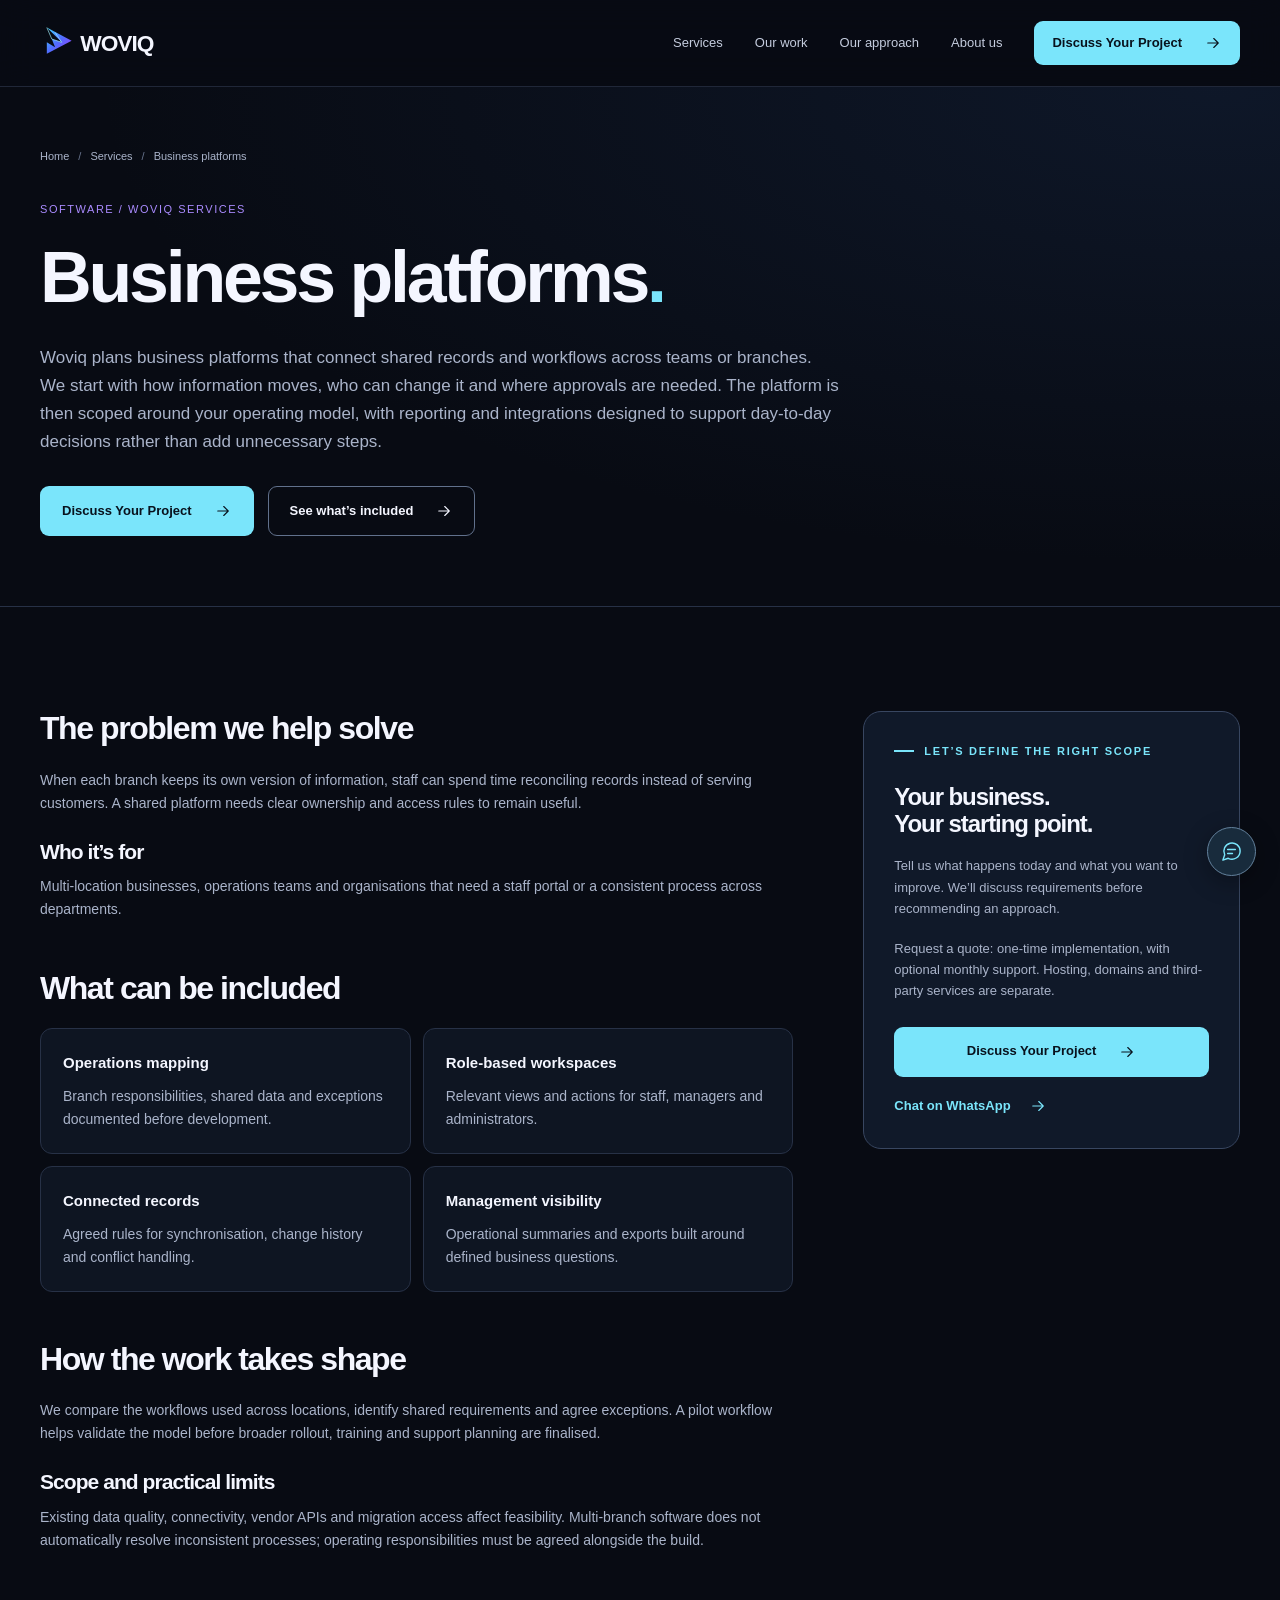
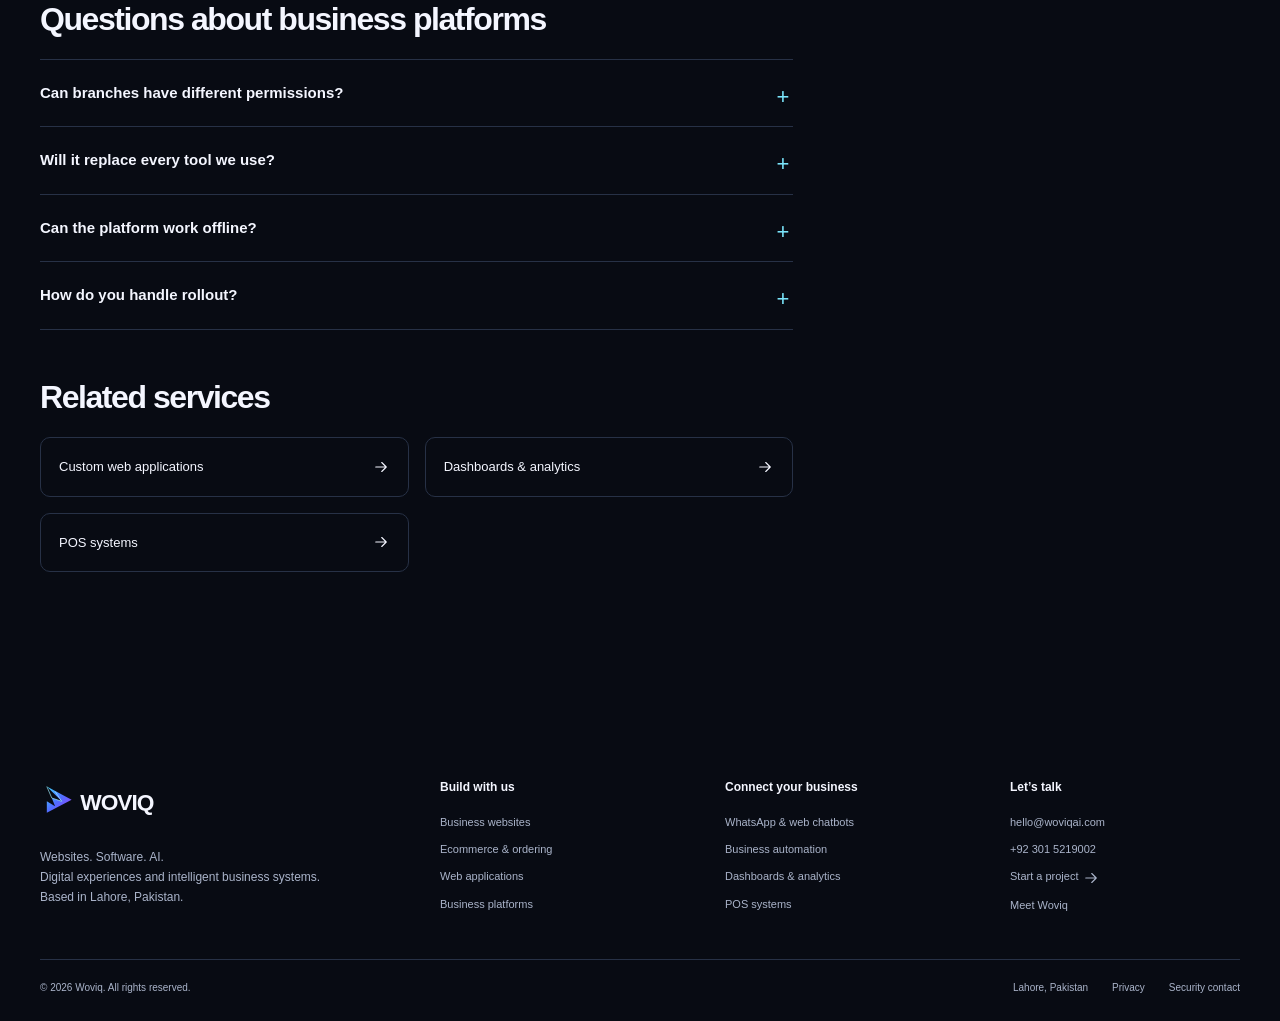
<file: services/business-platforms/index.html>
<!doctype html>
<html lang="en-PK"><head><meta charset="utf-8"><meta name="viewport" content="width=device-width,initial-scale=1"><meta http-equiv="Content-Security-Policy" content="default-src 'none'; script-src 'self' 'sha256-qHWU5j6YIyupUrjCPOrmUHjg8vDbi3uO0BHcO04z9nQ='; style-src 'self'; img-src 'self'; font-src 'self'; connect-src 'none'; object-src 'none'; base-uri 'none'; form-action 'none'; upgrade-insecure-requests"><meta name="referrer" content="strict-origin-when-cross-origin"><title>Multi-Branch Business Software | Woviq</title><meta name="description" content="Business platforms for multi-branch operations, staff workflows and internal portals. Plan roles, shared records and integrations with Woviq."><meta name="robots" content="index,follow,max-image-preview:large"><link rel="canonical" href="https://woviqai.com/services/business-platforms/"><meta property="og:type" content="website"><meta property="og:site_name" content="Woviq"><meta property="og:locale" content="en_PK"><meta property="og:title" content="Multi-Branch Business Software | Woviq"><meta property="og:description" content="Business platforms for multi-branch operations, staff workflows and internal portals. Plan roles, shared records and integrations with Woviq."><meta property="og:url" content="https://woviqai.com/services/business-platforms/"><meta property="og:image" content="https://woviqai.com/images/og-woviq.png"><meta property="og:image:width" content="1200"><meta property="og:image:height" content="630"><meta property="og:image:alt" content="Woviq — Websites. Software. AI."><meta name="twitter:card" content="summary_large_image"><meta name="twitter:title" content="Multi-Branch Business Software | Woviq"><meta name="twitter:description" content="Business platforms for multi-branch operations, staff workflows and internal portals. Plan roles, shared records and integrations with Woviq."><meta name="twitter:image" content="https://woviqai.com/images/og-woviq.png"><meta name="theme-color" content="#080b13"><link rel="icon" href="/favicon.svg" type="image/svg+xml"><link rel="icon" href="/favicon.ico" sizes="any"><link rel="apple-touch-icon" href="/images/apple-touch-icon.png"><link rel="manifest" href="/site.webmanifest"><link rel="stylesheet" href="/style.css"><script type="application/ld+json">{"@context":"https://schema.org","@graph":[{"@type":"Organization","@id":"https://woviqai.com/#organization","name":"Woviq","url":"https://woviqai.com/","logo":"https://woviqai.com/images/woviq-logo.svg","email":"hello@woviqai.com","telephone":"+923015219002","description":"Woviq is a digital solutions company based in Lahore, Pakistan, building websites, commerce experiences, software and AI automation."},{"@type":"BreadcrumbList","itemListElement":[{"@type":"ListItem","position":1,"name":"Home","item":"https://woviqai.com/"},{"@type":"ListItem","position":2,"name":"Services","item":"https://woviqai.com/#services"},{"@type":"ListItem","position":3,"name":"Business platforms","item":"https://woviqai.com/services/business-platforms/"}]},{"@type":"Service","@id":"https://woviqai.com/services/business-platforms/#service","name":"Business platforms","serviceType":"Business platforms","url":"https://woviqai.com/services/business-platforms/","description":"Woviq plans business platforms that connect shared records and workflows across teams or branches. We start with how information moves, who can change it and where approvals are needed. The platform is then scoped around your operating model, with reporting and integrations designed to support day-to-day decisions rather than add unnecessary steps.","provider":{"@id":"https://woviqai.com/#organization"}}]}</script><script src="/script.js" defer></script></head><body><a class="skip" href="#main">Skip to content</a><header class="site-header"><div class="wrap nav"><a class="brand" href="/" aria-label="Woviq home"><img src="/images/woviq-logo.svg" width="155" height="42" alt="WOVIQ"></a><button class="menu-toggle" type="button" aria-expanded="false" aria-controls="main-navigation" hidden>Menu</button><nav id="main-navigation" class="desktop-menu" aria-label="Main navigation"><a href="/#services">Services</a><a href="/#work">Our work</a><a href="/#approach">Our approach</a><a href="/about/">About us</a><a class="button" href="/contact/" data-cta>Discuss Your Project <svg class="arrow" viewBox="0 0 24 24" fill="none" stroke="currentColor" stroke-width="1.5" stroke-linecap="round" stroke-linejoin="round" aria-hidden="true"><path d="M5 12h14M13 6l6 6-6 6"/></svg></a></nav></div></header><main id="main"><section class="page-hero"><div class="wrap"><nav aria-label="Breadcrumb"><ol class="breadcrumb"><li><a href="/">Home</a></li><li><a href=/#services>Services</a></li><li><a href=/services/business-platforms/>Business platforms</a></li></ol></nav><p class="page-kicker">Software / Woviq services</p><h1>Business platforms<span class="accent">.</span></h1><p class="lead">Woviq plans business platforms that connect shared records and workflows across teams or branches. We start with how information moves, who can change it and where approvals are needed. The platform is then scoped around your operating model, with reporting and integrations designed to support day-to-day decisions rather than add unnecessary steps.</p><div class="actions"><a class="button" href="/contact/" data-cta>Discuss Your Project <svg class="arrow" viewBox="0 0 24 24" fill="none" stroke="currentColor" stroke-width="1.5" stroke-linecap="round" stroke-linejoin="round" aria-hidden="true"><path d="M5 12h14M13 6l6 6-6 6"/></svg></a><a class="button secondary" href="#included">See what’s included <svg class="arrow" viewBox="0 0 24 24" fill="none" stroke="currentColor" stroke-width="1.5" stroke-linecap="round" stroke-linejoin="round" aria-hidden="true"><path d="M5 12h14M13 6l6 6-6 6"/></svg></a></div></div></section><section class="section"><div class="wrap page-layout"><div><section class="article-section"><h2>The problem we help solve</h2><p>When each branch keeps its own version of information, staff can spend time reconciling records instead of serving customers. A shared platform needs clear ownership and access rules to remain useful.</p><h3>Who it’s for</h3><p>Multi-location businesses, operations teams and organisations that need a staff portal or a consistent process across departments.</p></section><section class="article-section" id="included"><h2>What can be included</h2><ul class="included"><li><b>Operations mapping</b>Branch responsibilities, shared data and exceptions documented before development.</li><li><b>Role-based workspaces</b>Relevant views and actions for staff, managers and administrators.</li><li><b>Connected records</b>Agreed rules for synchronisation, change history and conflict handling.</li><li><b>Management visibility</b>Operational summaries and exports built around defined business questions.</li></ul></section><section class="article-section"><h2>How the work takes shape</h2><p>We compare the workflows used across locations, identify shared requirements and agree exceptions. A pilot workflow helps validate the model before broader rollout, training and support planning are finalised.</p><h3>Scope and practical limits</h3><p>Existing data quality, connectivity, vendor APIs and migration access affect feasibility. Multi-branch software does not automatically resolve inconsistent processes; operating responsibilities must be agreed alongside the build.</p></section><section class="article-section"><h2>Questions about business platforms</h2><div class="faq-list"><details><summary>Can branches have different permissions?</summary><p>Yes. We can plan access by role and branch, including who can view, approve or change shared records. The permission model is reviewed before implementation.</p></details><details><summary>Will it replace every tool we use?</summary><p>Only where that makes sense. We assess whether existing tools should remain connected, be replaced or continue separately.</p></details><details><summary>Can the platform work offline?</summary><p>Offline use changes the data and synchronisation design. It needs to be stated as a requirement and assessed before scope and pricing are confirmed.</p></details><details><summary>How do you handle rollout?</summary><p>The rollout plan can begin with a single team or location. We agree migration, staff guidance and acceptance criteria before expanding access.</p></details></div></section><section class="article-section"><h2>Related services</h2><div class="related-links"><a href="/services/web-applications/">Custom web applications <svg class="arrow" viewBox="0 0 24 24" fill="none" stroke="currentColor" stroke-width="1.5" stroke-linecap="round" stroke-linejoin="round" aria-hidden="true"><path d="M5 12h14M13 6l6 6-6 6"/></svg></a><a href="/services/dashboards-analytics/">Dashboards &amp; analytics <svg class="arrow" viewBox="0 0 24 24" fill="none" stroke="currentColor" stroke-width="1.5" stroke-linecap="round" stroke-linejoin="round" aria-hidden="true"><path d="M5 12h14M13 6l6 6-6 6"/></svg></a><a href="/services/pos-systems/">POS systems <svg class="arrow" viewBox="0 0 24 24" fill="none" stroke="currentColor" stroke-width="1.5" stroke-linecap="round" stroke-linejoin="round" aria-hidden="true"><path d="M5 12h14M13 6l6 6-6 6"/></svg></a></div></section></div><aside class="scope-box"><span class="eyebrow">Let’s define the right scope</span><h2>Your business.<br>Your starting point.</h2><p>Tell us what happens today and what you want to improve. We’ll discuss requirements before recommending an approach.</p><p>Request a quote: one-time implementation, with optional monthly support. Hosting, domains and third-party services are separate.</p><a class="button" href="/contact/" data-cta>Discuss Your Project <svg class="arrow" viewBox="0 0 24 24" fill="none" stroke="currentColor" stroke-width="1.5" stroke-linecap="round" stroke-linejoin="round" aria-hidden="true"><path d="M5 12h14M13 6l6 6-6 6"/></svg></a><a class="text-link" href="https://wa.me/923015219002" target="_blank" rel="noopener noreferrer">Chat on WhatsApp <svg class="arrow" viewBox="0 0 24 24" fill="none" stroke="currentColor" stroke-width="1.5" stroke-linecap="round" stroke-linejoin="round" aria-hidden="true"><path d="M5 12h14M13 6l6 6-6 6"/></svg></a></aside></div></section></main><footer class="footer"><div class="wrap"><div class="footer-grid"><div class="footer-brand"><a class="brand" href="/" aria-label="Woviq home"><img src="/images/woviq-logo.svg" width="155" height="42" alt="WOVIQ" loading="lazy"></a><p>Websites. Software. AI.<br>Digital experiences and intelligent business systems. Based in Lahore, Pakistan.</p></div><div><h3>Build with us</h3><ul><li><a href="/services/business-websites/">Business websites</a></li><li><a href="/services/ecommerce-online-ordering/">Ecommerce & ordering</a></li><li><a href="/services/web-applications/">Web applications</a></li><li><a href="/services/business-platforms/">Business platforms</a></li></ul></div><div><h3>Connect your business</h3><ul><li><a href="/services/ai-chatbots/">WhatsApp & web chatbots</a></li><li><a href="/services/business-automation/">Business automation</a></li><li><a href="/services/dashboards-analytics/">Dashboards & analytics</a></li><li><a href="/services/pos-systems/">POS systems</a></li></ul></div><div><h3>Let’s talk</h3><ul><li><a href="mailto:hello@woviqai.com">hello@woviqai.com</a></li><li><a href="https://wa.me/923015219002" target="_blank" rel="noopener noreferrer">+92 301 5219002</a></li><li><a href="/contact/">Start a project <svg class="arrow" viewBox="0 0 24 24" fill="none" stroke="currentColor" stroke-width="1.5" stroke-linecap="round" stroke-linejoin="round" aria-hidden="true"><path d="M5 12h14M13 6l6 6-6 6"/></svg></a></li><li><a href="/about/">Meet Woviq</a></li></ul></div></div><div class="footer-bottom"><span>© 2026 Woviq. All rights reserved.</span><div><span>Lahore, Pakistan</span><a href="/privacy/">Privacy</a><a href="/.well-known/security.txt">Security contact</a></div></div></div></footer><a class="floating-contact" href="https://wa.me/923015219002" target="_blank" rel="noopener noreferrer" aria-label="Chat with Woviq on WhatsApp"><svg class="" viewBox="0 0 24 24" fill="none" stroke="currentColor" stroke-width="1.5" stroke-linecap="round" stroke-linejoin="round" aria-hidden="true"><path d="M21 11.5a8.5 8.5 0 0 1-12.4 7.6L3 21l1.9-5.6A8.5 8.5 0 1 1 21 11.5Z"/><path d="M8 10h8M8 14h5"/></svg></a></body></html>
</file>
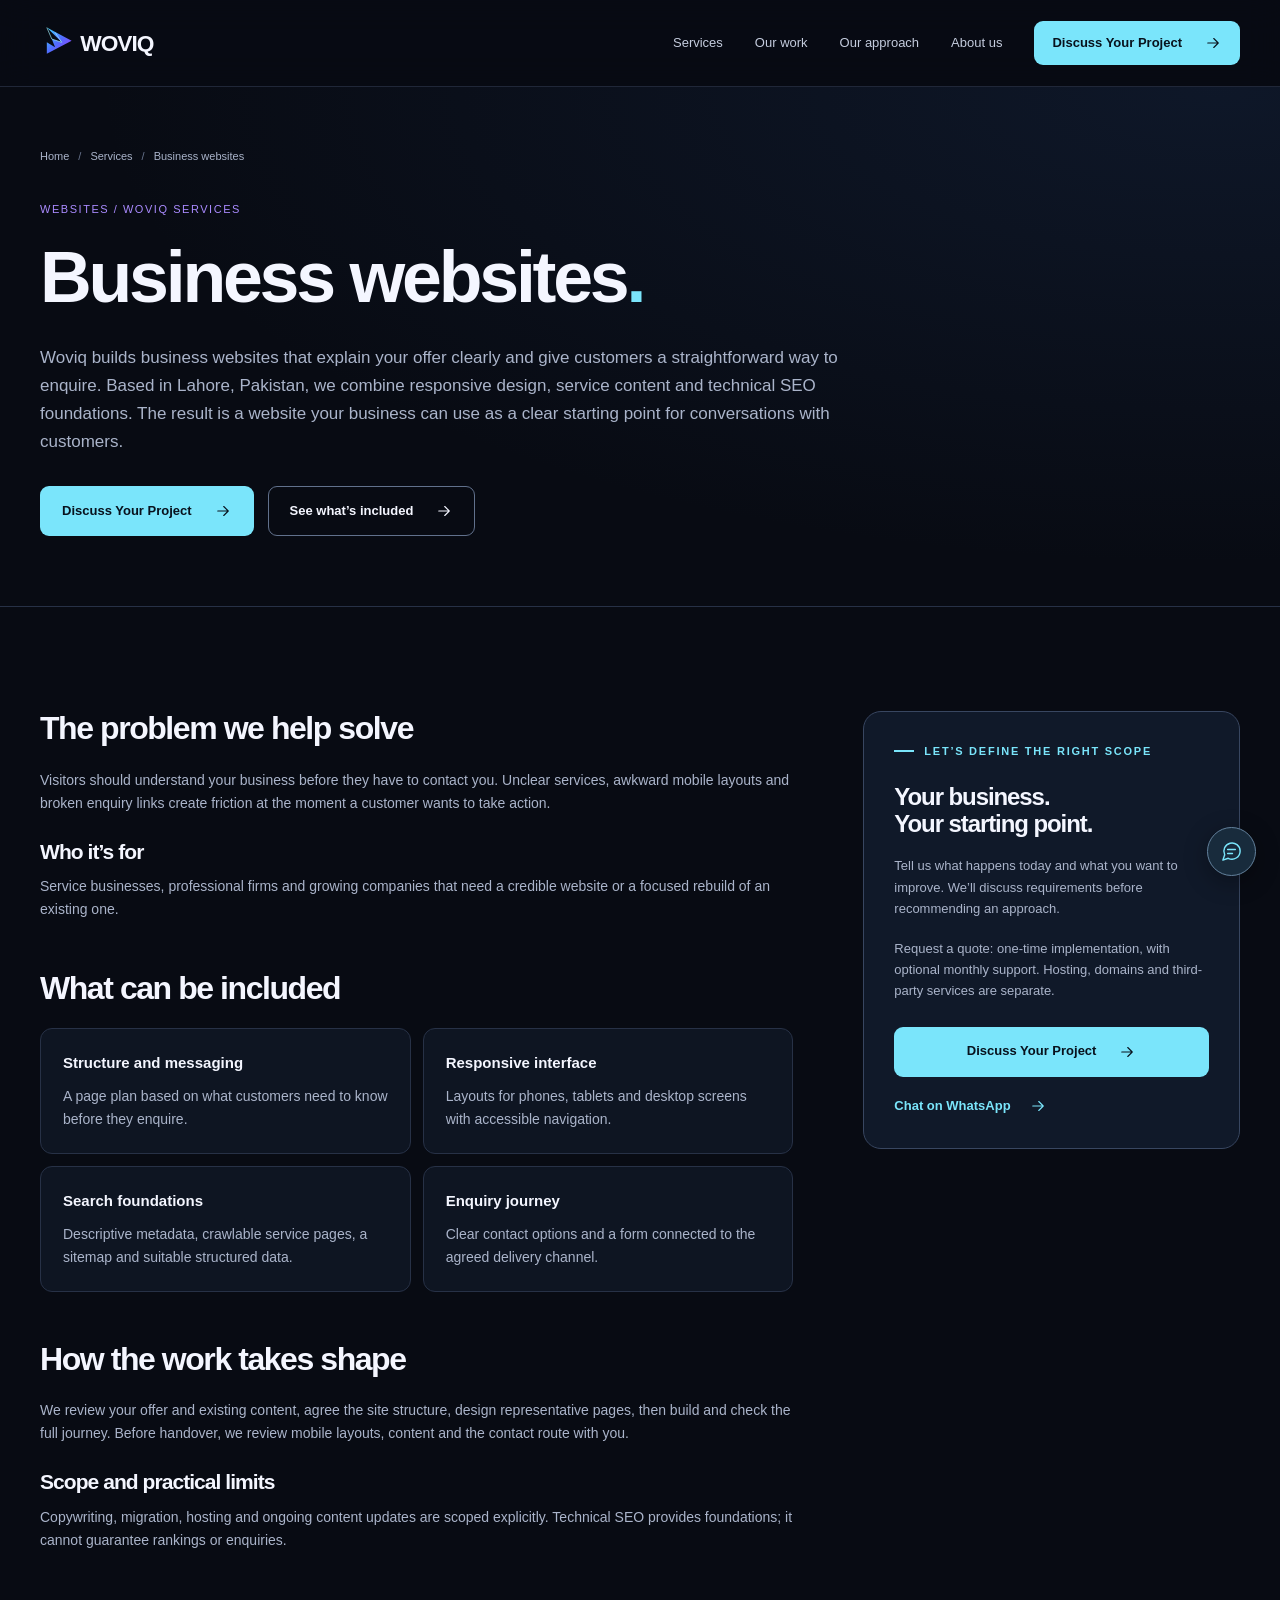
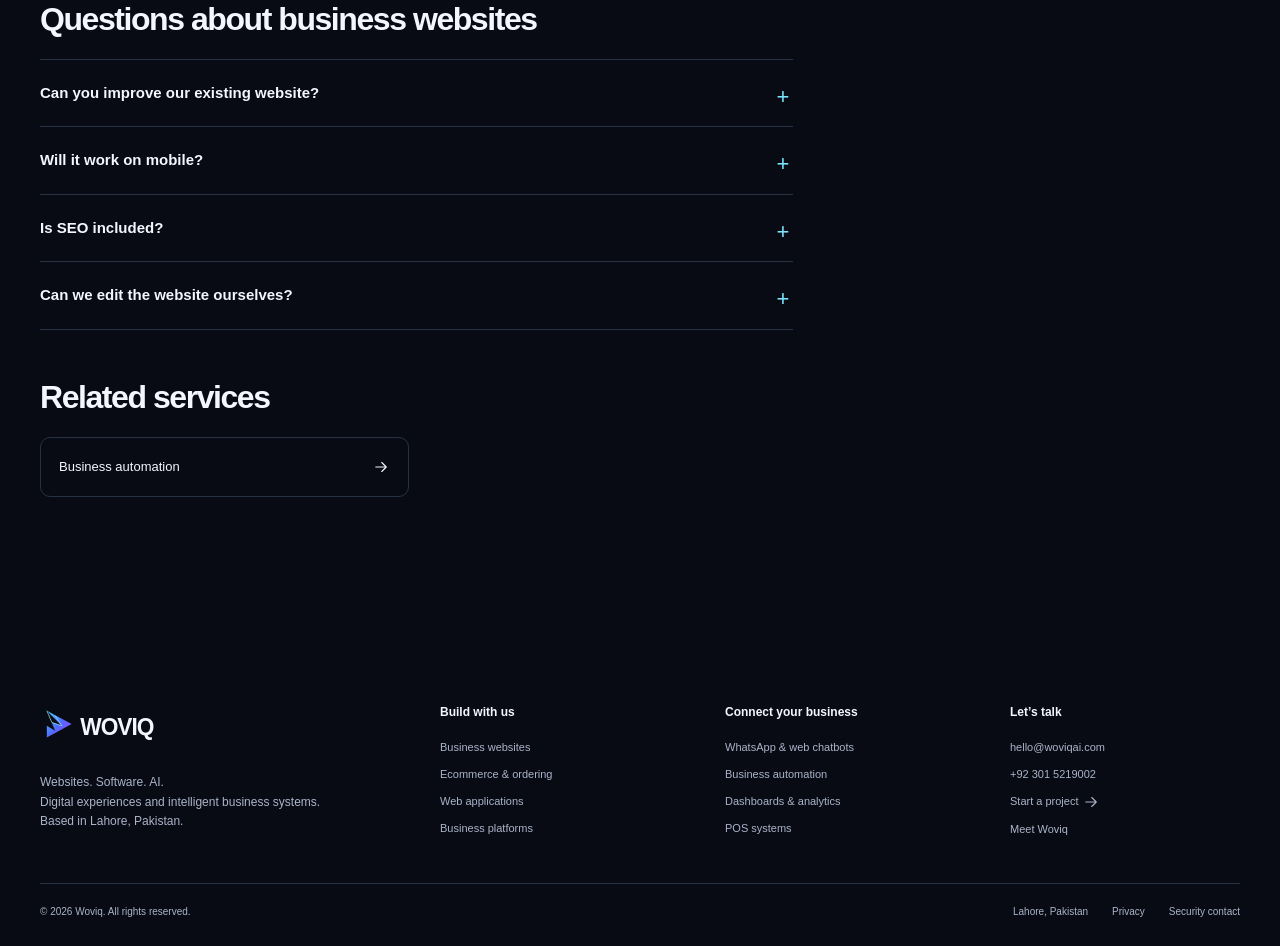
<file: services/business-websites/index.html>
<!doctype html>
<html lang="en-PK"><head><meta charset="utf-8"><meta name="viewport" content="width=device-width,initial-scale=1"><meta http-equiv="Content-Security-Policy" content="default-src 'none'; script-src 'self' 'sha256-UXvG4Xzam4NR2iJJFGoG3ur0RPwIXg9ARyDU6+SuIVM='; style-src 'self'; img-src 'self'; font-src 'self'; connect-src 'none'; object-src 'none'; base-uri 'none'; form-action 'none'; upgrade-insecure-requests"><meta name="referrer" content="strict-origin-when-cross-origin"><title>Business Website Development in Lahore | Woviq</title><meta name="description" content="Business website development in Lahore: clear messaging, responsive design, technical SEO and an enquiry journey built around your customers."><meta name="robots" content="index,follow,max-image-preview:large"><link rel="canonical" href="https://woviqai.com/services/business-websites/"><meta property="og:type" content="website"><meta property="og:site_name" content="Woviq"><meta property="og:locale" content="en_PK"><meta property="og:title" content="Business Website Development in Lahore | Woviq"><meta property="og:description" content="Business website development in Lahore: clear messaging, responsive design, technical SEO and an enquiry journey built around your customers."><meta property="og:url" content="https://woviqai.com/services/business-websites/"><meta property="og:image" content="https://woviqai.com/images/og-woviq.png"><meta property="og:image:width" content="1200"><meta property="og:image:height" content="630"><meta property="og:image:alt" content="Woviq — Websites. Software. AI."><meta name="twitter:card" content="summary_large_image"><meta name="twitter:title" content="Business Website Development in Lahore | Woviq"><meta name="twitter:description" content="Business website development in Lahore: clear messaging, responsive design, technical SEO and an enquiry journey built around your customers."><meta name="twitter:image" content="https://woviqai.com/images/og-woviq.png"><meta name="theme-color" content="#080b13"><link rel="icon" href="/favicon.svg" type="image/svg+xml"><link rel="icon" href="/favicon.ico" sizes="any"><link rel="apple-touch-icon" href="/images/apple-touch-icon.png"><link rel="manifest" href="/site.webmanifest"><link rel="stylesheet" href="/style.css"><script type="application/ld+json">{"@context":"https://schema.org","@graph":[{"@type":"Organization","@id":"https://woviqai.com/#organization","name":"Woviq","url":"https://woviqai.com/","logo":"https://woviqai.com/images/woviq-logo.svg","email":"hello@woviqai.com","telephone":"+923015219002","description":"Woviq is a digital solutions company based in Lahore, Pakistan, building websites, commerce experiences, software and AI automation."},{"@type":"BreadcrumbList","itemListElement":[{"@type":"ListItem","position":1,"name":"Home","item":"https://woviqai.com/"},{"@type":"ListItem","position":2,"name":"Services","item":"https://woviqai.com/#services"},{"@type":"ListItem","position":3,"name":"Business websites","item":"https://woviqai.com/services/business-websites/"}]},{"@type":"Service","@id":"https://woviqai.com/services/business-websites/#service","name":"Business websites","serviceType":"Business websites","url":"https://woviqai.com/services/business-websites/","description":"Woviq builds business websites that explain your offer clearly and give customers a straightforward way to enquire. Based in Lahore, Pakistan, we combine responsive design, service content and technical SEO foundations. The result is a website your business can use as a clear starting point for conversations with customers.","provider":{"@id":"https://woviqai.com/#organization"}}]}</script><script src="/script.js" defer></script></head><body><a class="skip" href="#main">Skip to content</a><header class="site-header"><div class="wrap nav"><a class="brand" href="/" aria-label="Woviq home"><img src="/images/woviq-logo.svg" width="155" height="42" alt="WOVIQ"></a><button class="menu-toggle" type="button" aria-expanded="false" aria-controls="main-navigation" hidden>Menu</button><nav id="main-navigation" class="desktop-menu" aria-label="Main navigation"><a href="/#services">Services</a><a href="/#work">Our work</a><a href="/#approach">Our approach</a><a href="/about/">About us</a><a class="button" href="/contact/" data-cta>Discuss Your Project <svg class="arrow" viewBox="0 0 24 24" fill="none" stroke="currentColor" stroke-width="1.5" stroke-linecap="round" stroke-linejoin="round" aria-hidden="true"><path d="M5 12h14M13 6l6 6-6 6"/></svg></a></nav></div></header><main id="main"><section class="page-hero"><div class="wrap"><nav aria-label="Breadcrumb"><ol class="breadcrumb"><li><a href="/">Home</a></li><li><a href=/#services>Services</a></li><li><a href=/services/business-websites/>Business websites</a></li></ol></nav><p class="page-kicker">Websites / Woviq services</p><h1>Business websites<span class="accent">.</span></h1><p class="lead">Woviq builds business websites that explain your offer clearly and give customers a straightforward way to enquire. Based in Lahore, Pakistan, we combine responsive design, service content and technical SEO foundations. The result is a website your business can use as a clear starting point for conversations with customers.</p><div class="actions"><a class="button" href="/contact/" data-cta>Discuss Your Project <svg class="arrow" viewBox="0 0 24 24" fill="none" stroke="currentColor" stroke-width="1.5" stroke-linecap="round" stroke-linejoin="round" aria-hidden="true"><path d="M5 12h14M13 6l6 6-6 6"/></svg></a><a class="button secondary" href="#included">See what’s included <svg class="arrow" viewBox="0 0 24 24" fill="none" stroke="currentColor" stroke-width="1.5" stroke-linecap="round" stroke-linejoin="round" aria-hidden="true"><path d="M5 12h14M13 6l6 6-6 6"/></svg></a></div></div></section><section class="section"><div class="wrap page-layout"><div><section class="article-section"><h2>The problem we help solve</h2><p>Visitors should understand your business before they have to contact you. Unclear services, awkward mobile layouts and broken enquiry links create friction at the moment a customer wants to take action.</p><h3>Who it’s for</h3><p>Service businesses, professional firms and growing companies that need a credible website or a focused rebuild of an existing one.</p></section><section class="article-section" id="included"><h2>What can be included</h2><ul class="included"><li><b>Structure and messaging</b>A page plan based on what customers need to know before they enquire.</li><li><b>Responsive interface</b>Layouts for phones, tablets and desktop screens with accessible navigation.</li><li><b>Search foundations</b>Descriptive metadata, crawlable service pages, a sitemap and suitable structured data.</li><li><b>Enquiry journey</b>Clear contact options and a form connected to the agreed delivery channel.</li></ul></section><section class="article-section"><h2>How the work takes shape</h2><p>We review your offer and existing content, agree the site structure, design representative pages, then build and check the full journey. Before handover, we review mobile layouts, content and the contact route with you.</p><h3>Scope and practical limits</h3><p>Copywriting, migration, hosting and ongoing content updates are scoped explicitly. Technical SEO provides foundations; it cannot guarantee rankings or enquiries.</p></section><section class="article-section"><h2>Questions about business websites</h2><div class="faq-list"><details><summary>Can you improve our existing website?</summary><p>Yes. We first review its content, layout and hosting constraints. The proposal explains which parts can be retained and which need rebuilding.</p></details><details><summary>Will it work on mobile?</summary><p>Responsive layouts are part of the scope. We agree representative devices and check navigation, reading and enquiry flows at different screen sizes.</p></details><details><summary>Is SEO included?</summary><p>Technical foundations and service-page structure can be included. Keyword research, article production and ongoing search work are agreed separately.</p></details><details><summary>Can we edit the website ourselves?</summary><p>We can choose a suitable editing approach during discovery. A static site requires file changes; a content management system adds an editing interface and maintenance needs.</p></details></div></section><section class="article-section"><h2>Related services</h2><div class="related-links"><a href="/services/business-automation/">Business automation <svg class="arrow" viewBox="0 0 24 24" fill="none" stroke="currentColor" stroke-width="1.5" stroke-linecap="round" stroke-linejoin="round" aria-hidden="true"><path d="M5 12h14M13 6l6 6-6 6"/></svg></a></div></section></div><aside class="scope-box"><span class="eyebrow">Let’s define the right scope</span><h2>Your business.<br>Your starting point.</h2><p>Tell us what happens today and what you want to improve. We’ll discuss requirements before recommending an approach.</p><p>Request a quote: one-time implementation, with optional monthly support. Hosting, domains and third-party services are separate.</p><a class="button" href="/contact/" data-cta>Discuss Your Project <svg class="arrow" viewBox="0 0 24 24" fill="none" stroke="currentColor" stroke-width="1.5" stroke-linecap="round" stroke-linejoin="round" aria-hidden="true"><path d="M5 12h14M13 6l6 6-6 6"/></svg></a><a class="text-link" href="https://wa.me/923015219002" target="_blank" rel="noopener noreferrer">Chat on WhatsApp <svg class="arrow" viewBox="0 0 24 24" fill="none" stroke="currentColor" stroke-width="1.5" stroke-linecap="round" stroke-linejoin="round" aria-hidden="true"><path d="M5 12h14M13 6l6 6-6 6"/></svg></a></aside></div></section></main><footer class="footer"><div class="wrap"><div class="footer-grid"><div class="footer-brand"><a class="brand" href="/" aria-label="Woviq home"><img src="/images/woviq-logo.svg" width="155" height="42" alt="WOVIQ" loading="lazy"></a><p>Websites. Software. AI.<br>Digital experiences and intelligent business systems. Based in Lahore, Pakistan.</p></div><div><h3>Build with us</h3><ul><li><a href="/services/business-websites/">Business websites</a></li><li><a href="/services/ecommerce-online-ordering/">Ecommerce & ordering</a></li><li><a href="/services/web-applications/">Web applications</a></li><li><a href="/services/business-platforms/">Business platforms</a></li></ul></div><div><h3>Connect your business</h3><ul><li><a href="/services/ai-chatbots/">WhatsApp & web chatbots</a></li><li><a href="/services/business-automation/">Business automation</a></li><li><a href="/services/dashboards-analytics/">Dashboards & analytics</a></li><li><a href="/services/pos-systems/">POS systems</a></li></ul></div><div><h3>Let’s talk</h3><ul><li><a href="mailto:hello@woviqai.com">hello@woviqai.com</a></li><li><a href="https://wa.me/923015219002" target="_blank" rel="noopener noreferrer">+92 301 5219002</a></li><li><a href="/contact/">Start a project <svg class="arrow" viewBox="0 0 24 24" fill="none" stroke="currentColor" stroke-width="1.5" stroke-linecap="round" stroke-linejoin="round" aria-hidden="true"><path d="M5 12h14M13 6l6 6-6 6"/></svg></a></li><li><a href="/about/">Meet Woviq</a></li></ul></div></div><div class="footer-bottom"><span>© 2026 Woviq. All rights reserved.</span><div><span>Lahore, Pakistan</span><a href="/privacy/">Privacy</a><a href="/.well-known/security.txt">Security contact</a></div></div></div></footer><a class="floating-contact" href="https://wa.me/923015219002" target="_blank" rel="noopener noreferrer" aria-label="Chat with Woviq on WhatsApp"><svg class="" viewBox="0 0 24 24" fill="none" stroke="currentColor" stroke-width="1.5" stroke-linecap="round" stroke-linejoin="round" aria-hidden="true"><path d="M21 11.5a8.5 8.5 0 0 1-12.4 7.6L3 21l1.9-5.6A8.5 8.5 0 1 1 21 11.5Z"/><path d="M8 10h8M8 14h5"/></svg></a></body></html>
</file>
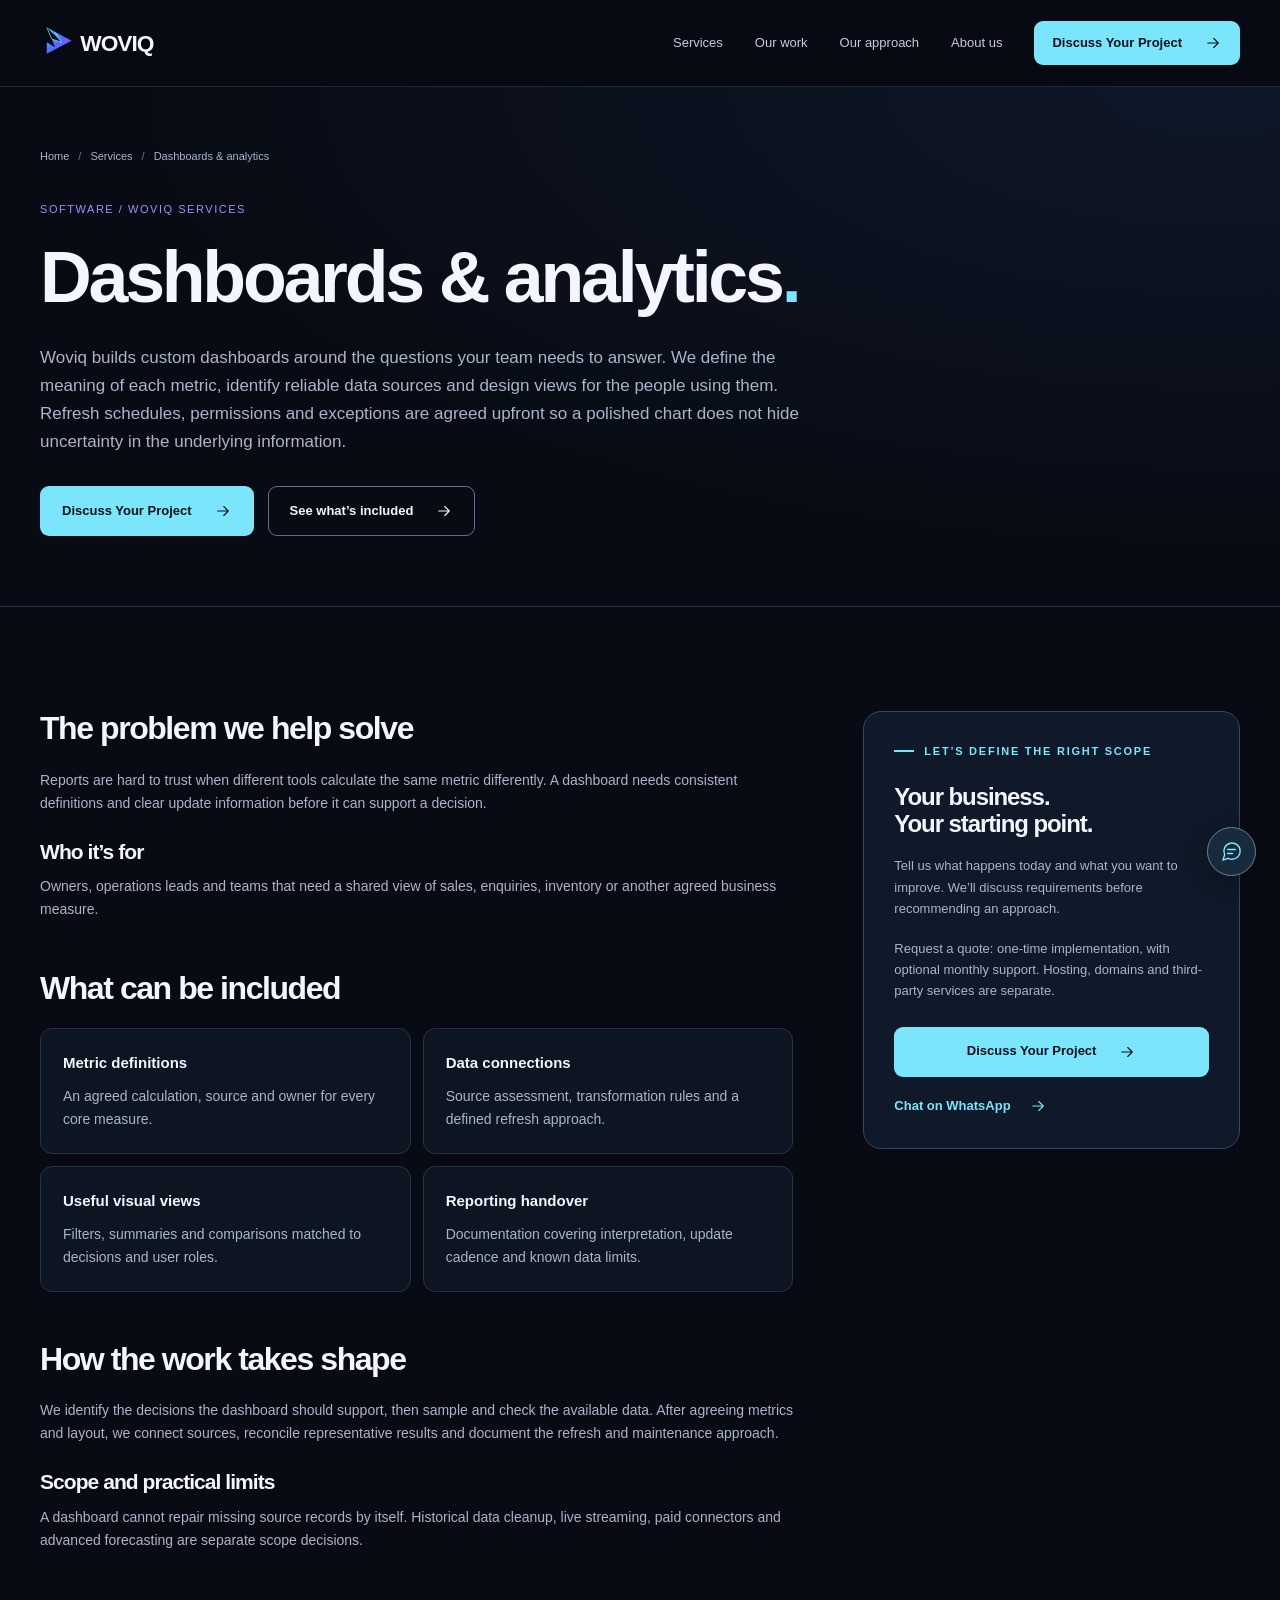
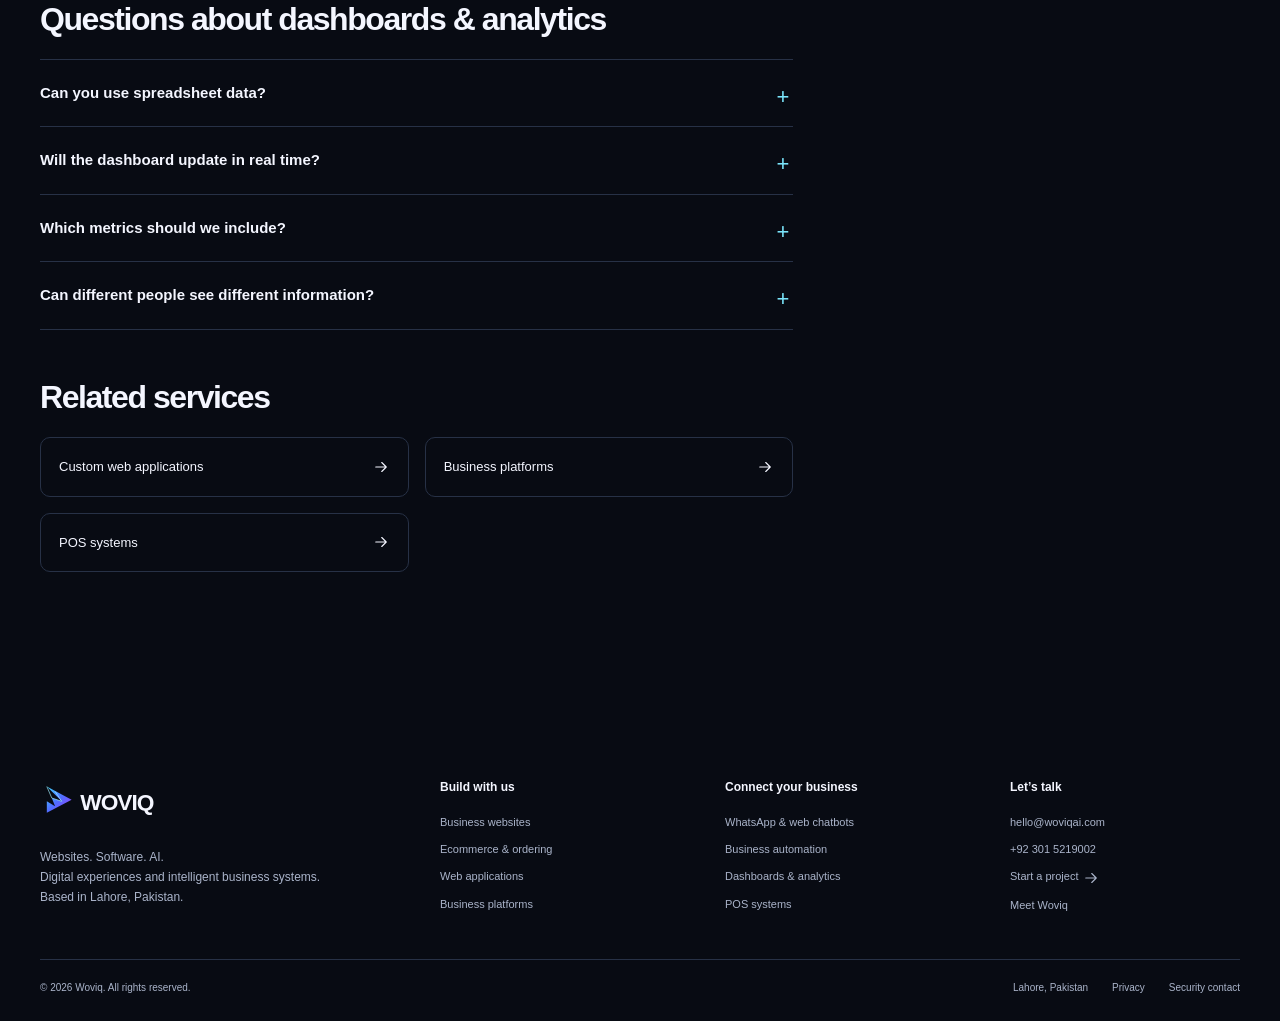
<file: services/dashboards-analytics/index.html>
<!doctype html>
<html lang="en-PK"><head><meta charset="utf-8"><meta name="viewport" content="width=device-width,initial-scale=1"><meta http-equiv="Content-Security-Policy" content="default-src 'none'; script-src 'self' 'sha256-HEdcK89xELaTKGOeW1Dy0OMvInZmVLalsGxcdOecTbk='; style-src 'self'; img-src 'self'; font-src 'self'; connect-src 'none'; object-src 'none'; base-uri 'none'; form-action 'none'; upgrade-insecure-requests"><meta name="referrer" content="strict-origin-when-cross-origin"><title>Custom Dashboard Development | Woviq</title><meta name="description" content="Custom dashboards that turn business data into useful operational views. Define metrics, connect sources and plan reporting with Woviq."><meta name="robots" content="index,follow,max-image-preview:large"><link rel="canonical" href="https://woviqai.com/services/dashboards-analytics/"><meta property="og:type" content="website"><meta property="og:site_name" content="Woviq"><meta property="og:locale" content="en_PK"><meta property="og:title" content="Custom Dashboard Development | Woviq"><meta property="og:description" content="Custom dashboards that turn business data into useful operational views. Define metrics, connect sources and plan reporting with Woviq."><meta property="og:url" content="https://woviqai.com/services/dashboards-analytics/"><meta property="og:image" content="https://woviqai.com/images/og-woviq.png"><meta property="og:image:width" content="1200"><meta property="og:image:height" content="630"><meta property="og:image:alt" content="Woviq — Websites. Software. AI."><meta name="twitter:card" content="summary_large_image"><meta name="twitter:title" content="Custom Dashboard Development | Woviq"><meta name="twitter:description" content="Custom dashboards that turn business data into useful operational views. Define metrics, connect sources and plan reporting with Woviq."><meta name="twitter:image" content="https://woviqai.com/images/og-woviq.png"><meta name="theme-color" content="#080b13"><link rel="icon" href="/favicon.svg" type="image/svg+xml"><link rel="icon" href="/favicon.ico" sizes="any"><link rel="apple-touch-icon" href="/images/apple-touch-icon.png"><link rel="manifest" href="/site.webmanifest"><link rel="stylesheet" href="/style.css"><script type="application/ld+json">{"@context":"https://schema.org","@graph":[{"@type":"Organization","@id":"https://woviqai.com/#organization","name":"Woviq","url":"https://woviqai.com/","logo":"https://woviqai.com/images/woviq-logo.svg","email":"hello@woviqai.com","telephone":"+923015219002","description":"Woviq is a digital solutions company based in Lahore, Pakistan, building websites, commerce experiences, software and AI automation."},{"@type":"BreadcrumbList","itemListElement":[{"@type":"ListItem","position":1,"name":"Home","item":"https://woviqai.com/"},{"@type":"ListItem","position":2,"name":"Services","item":"https://woviqai.com/#services"},{"@type":"ListItem","position":3,"name":"Dashboards & analytics","item":"https://woviqai.com/services/dashboards-analytics/"}]},{"@type":"Service","@id":"https://woviqai.com/services/dashboards-analytics/#service","name":"Dashboards & analytics","serviceType":"Dashboards & analytics","url":"https://woviqai.com/services/dashboards-analytics/","description":"Woviq builds custom dashboards around the questions your team needs to answer. We define the meaning of each metric, identify reliable data sources and design views for the people using them. Refresh schedules, permissions and exceptions are agreed upfront so a polished chart does not hide uncertainty in the underlying information.","provider":{"@id":"https://woviqai.com/#organization"}}]}</script><script src="/script.js" defer></script></head><body><a class="skip" href="#main">Skip to content</a><header class="site-header"><div class="wrap nav"><a class="brand" href="/" aria-label="Woviq home"><img src="/images/woviq-logo.svg" width="155" height="42" alt="WOVIQ"></a><button class="menu-toggle" type="button" aria-expanded="false" aria-controls="main-navigation" hidden>Menu</button><nav id="main-navigation" class="desktop-menu" aria-label="Main navigation"><a href="/#services">Services</a><a href="/#work">Our work</a><a href="/#approach">Our approach</a><a href="/about/">About us</a><a class="button" href="/contact/" data-cta>Discuss Your Project <svg class="arrow" viewBox="0 0 24 24" fill="none" stroke="currentColor" stroke-width="1.5" stroke-linecap="round" stroke-linejoin="round" aria-hidden="true"><path d="M5 12h14M13 6l6 6-6 6"/></svg></a></nav></div></header><main id="main"><section class="page-hero"><div class="wrap"><nav aria-label="Breadcrumb"><ol class="breadcrumb"><li><a href="/">Home</a></li><li><a href=/#services>Services</a></li><li><a href=/services/dashboards-analytics/>Dashboards &amp; analytics</a></li></ol></nav><p class="page-kicker">Software / Woviq services</p><h1>Dashboards &amp; analytics<span class="accent">.</span></h1><p class="lead">Woviq builds custom dashboards around the questions your team needs to answer. We define the meaning of each metric, identify reliable data sources and design views for the people using them. Refresh schedules, permissions and exceptions are agreed upfront so a polished chart does not hide uncertainty in the underlying information.</p><div class="actions"><a class="button" href="/contact/" data-cta>Discuss Your Project <svg class="arrow" viewBox="0 0 24 24" fill="none" stroke="currentColor" stroke-width="1.5" stroke-linecap="round" stroke-linejoin="round" aria-hidden="true"><path d="M5 12h14M13 6l6 6-6 6"/></svg></a><a class="button secondary" href="#included">See what’s included <svg class="arrow" viewBox="0 0 24 24" fill="none" stroke="currentColor" stroke-width="1.5" stroke-linecap="round" stroke-linejoin="round" aria-hidden="true"><path d="M5 12h14M13 6l6 6-6 6"/></svg></a></div></div></section><section class="section"><div class="wrap page-layout"><div><section class="article-section"><h2>The problem we help solve</h2><p>Reports are hard to trust when different tools calculate the same metric differently. A dashboard needs consistent definitions and clear update information before it can support a decision.</p><h3>Who it’s for</h3><p>Owners, operations leads and teams that need a shared view of sales, enquiries, inventory or another agreed business measure.</p></section><section class="article-section" id="included"><h2>What can be included</h2><ul class="included"><li><b>Metric definitions</b>An agreed calculation, source and owner for every core measure.</li><li><b>Data connections</b>Source assessment, transformation rules and a defined refresh approach.</li><li><b>Useful visual views</b>Filters, summaries and comparisons matched to decisions and user roles.</li><li><b>Reporting handover</b>Documentation covering interpretation, update cadence and known data limits.</li></ul></section><section class="article-section"><h2>How the work takes shape</h2><p>We identify the decisions the dashboard should support, then sample and check the available data. After agreeing metrics and layout, we connect sources, reconcile representative results and document the refresh and maintenance approach.</p><h3>Scope and practical limits</h3><p>A dashboard cannot repair missing source records by itself. Historical data cleanup, live streaming, paid connectors and advanced forecasting are separate scope decisions.</p></section><section class="article-section"><h2>Questions about dashboards &amp; analytics</h2><div class="faq-list"><details><summary>Can you use spreadsheet data?</summary><p>Yes, where the file structure and access method are suitable. We first review consistency, update ownership and whether manual uploads or a direct connection are appropriate.</p></details><details><summary>Will the dashboard update in real time?</summary><p>Only if the source and integration support it. Some dashboards use scheduled refreshes; the quote states the intended cadence and limitations.</p></details><details><summary>Which metrics should we include?</summary><p>Start with the decisions your team makes. We define a small useful set and document the calculation rather than adding charts simply because data exists.</p></details><details><summary>Can different people see different information?</summary><p>Access requirements can be part of the design. We review whether permissions belong in the dashboard, underlying data source or both.</p></details></div></section><section class="article-section"><h2>Related services</h2><div class="related-links"><a href="/services/web-applications/">Custom web applications <svg class="arrow" viewBox="0 0 24 24" fill="none" stroke="currentColor" stroke-width="1.5" stroke-linecap="round" stroke-linejoin="round" aria-hidden="true"><path d="M5 12h14M13 6l6 6-6 6"/></svg></a><a href="/services/business-platforms/">Business platforms <svg class="arrow" viewBox="0 0 24 24" fill="none" stroke="currentColor" stroke-width="1.5" stroke-linecap="round" stroke-linejoin="round" aria-hidden="true"><path d="M5 12h14M13 6l6 6-6 6"/></svg></a><a href="/services/pos-systems/">POS systems <svg class="arrow" viewBox="0 0 24 24" fill="none" stroke="currentColor" stroke-width="1.5" stroke-linecap="round" stroke-linejoin="round" aria-hidden="true"><path d="M5 12h14M13 6l6 6-6 6"/></svg></a></div></section></div><aside class="scope-box"><span class="eyebrow">Let’s define the right scope</span><h2>Your business.<br>Your starting point.</h2><p>Tell us what happens today and what you want to improve. We’ll discuss requirements before recommending an approach.</p><p>Request a quote: one-time implementation, with optional monthly support. Hosting, domains and third-party services are separate.</p><a class="button" href="/contact/" data-cta>Discuss Your Project <svg class="arrow" viewBox="0 0 24 24" fill="none" stroke="currentColor" stroke-width="1.5" stroke-linecap="round" stroke-linejoin="round" aria-hidden="true"><path d="M5 12h14M13 6l6 6-6 6"/></svg></a><a class="text-link" href="https://wa.me/923015219002" target="_blank" rel="noopener noreferrer">Chat on WhatsApp <svg class="arrow" viewBox="0 0 24 24" fill="none" stroke="currentColor" stroke-width="1.5" stroke-linecap="round" stroke-linejoin="round" aria-hidden="true"><path d="M5 12h14M13 6l6 6-6 6"/></svg></a></aside></div></section></main><footer class="footer"><div class="wrap"><div class="footer-grid"><div class="footer-brand"><a class="brand" href="/" aria-label="Woviq home"><img src="/images/woviq-logo.svg" width="155" height="42" alt="WOVIQ" loading="lazy"></a><p>Websites. Software. AI.<br>Digital experiences and intelligent business systems. Based in Lahore, Pakistan.</p></div><div><h3>Build with us</h3><ul><li><a href="/services/business-websites/">Business websites</a></li><li><a href="/services/ecommerce-online-ordering/">Ecommerce & ordering</a></li><li><a href="/services/web-applications/">Web applications</a></li><li><a href="/services/business-platforms/">Business platforms</a></li></ul></div><div><h3>Connect your business</h3><ul><li><a href="/services/ai-chatbots/">WhatsApp & web chatbots</a></li><li><a href="/services/business-automation/">Business automation</a></li><li><a href="/services/dashboards-analytics/">Dashboards & analytics</a></li><li><a href="/services/pos-systems/">POS systems</a></li></ul></div><div><h3>Let’s talk</h3><ul><li><a href="mailto:hello@woviqai.com">hello@woviqai.com</a></li><li><a href="https://wa.me/923015219002" target="_blank" rel="noopener noreferrer">+92 301 5219002</a></li><li><a href="/contact/">Start a project <svg class="arrow" viewBox="0 0 24 24" fill="none" stroke="currentColor" stroke-width="1.5" stroke-linecap="round" stroke-linejoin="round" aria-hidden="true"><path d="M5 12h14M13 6l6 6-6 6"/></svg></a></li><li><a href="/about/">Meet Woviq</a></li></ul></div></div><div class="footer-bottom"><span>© 2026 Woviq. All rights reserved.</span><div><span>Lahore, Pakistan</span><a href="/privacy/">Privacy</a><a href="/.well-known/security.txt">Security contact</a></div></div></div></footer><a class="floating-contact" href="https://wa.me/923015219002" target="_blank" rel="noopener noreferrer" aria-label="Chat with Woviq on WhatsApp"><svg class="" viewBox="0 0 24 24" fill="none" stroke="currentColor" stroke-width="1.5" stroke-linecap="round" stroke-linejoin="round" aria-hidden="true"><path d="M21 11.5a8.5 8.5 0 0 1-12.4 7.6L3 21l1.9-5.6A8.5 8.5 0 1 1 21 11.5Z"/><path d="M8 10h8M8 14h5"/></svg></a></body></html>
</file>
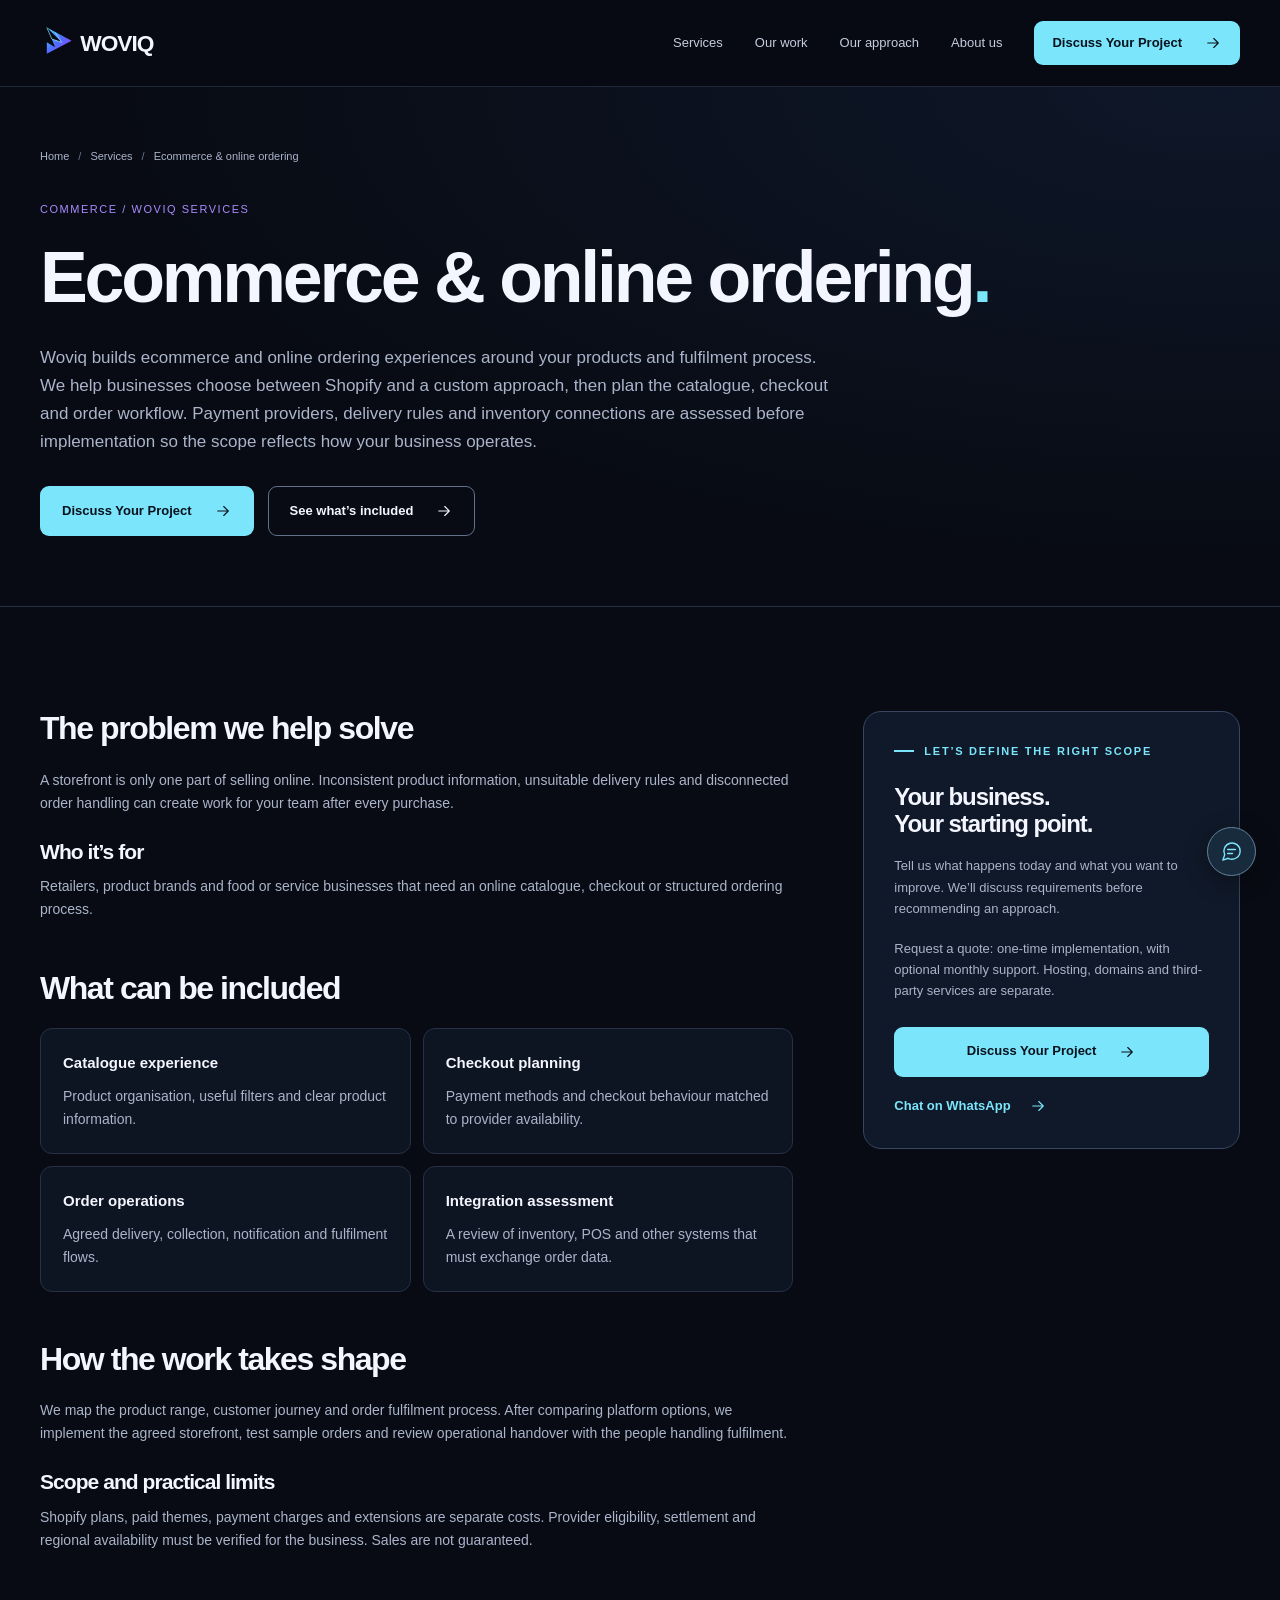
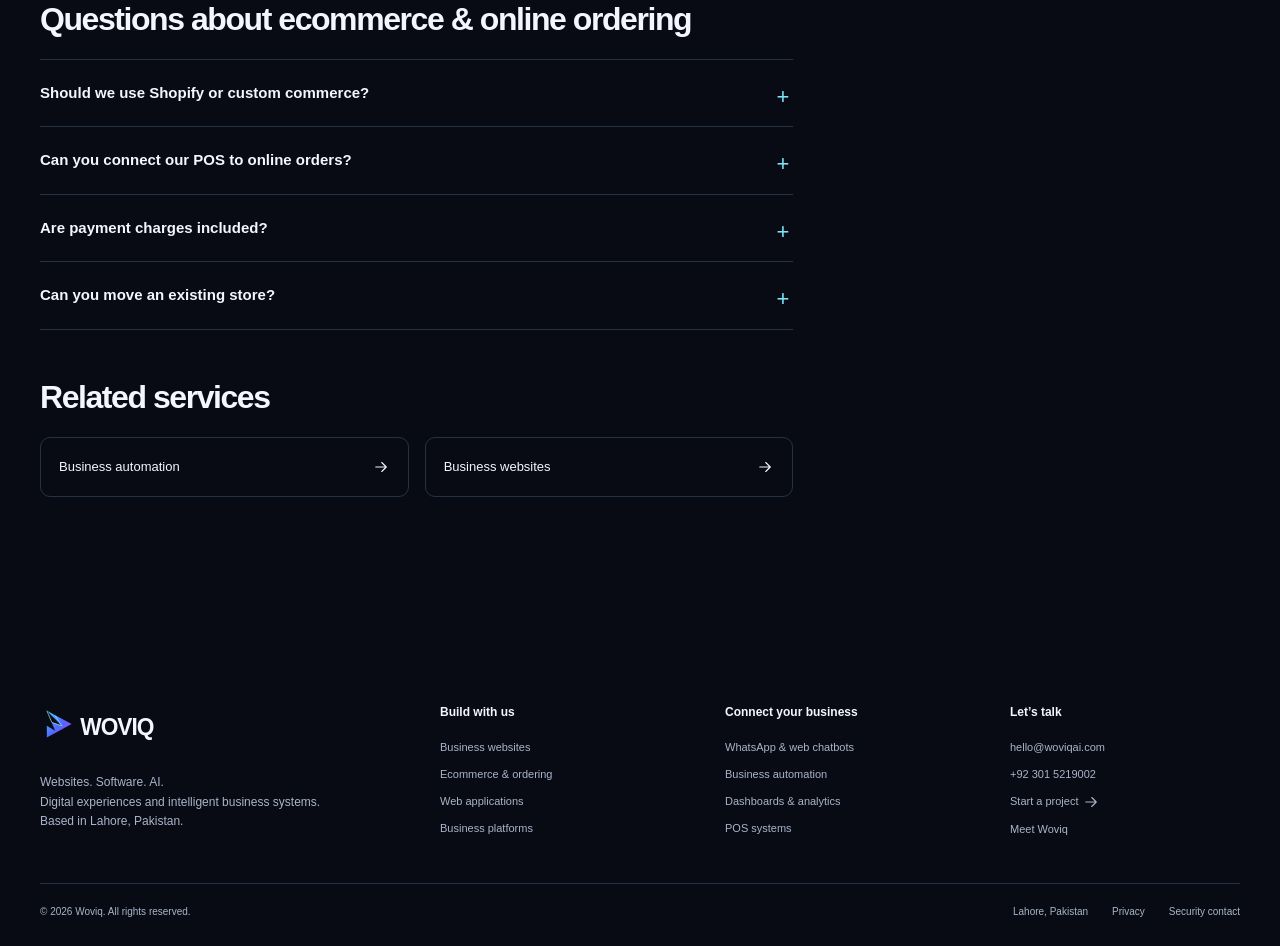
<file: services/ecommerce-online-ordering/index.html>
<!doctype html>
<html lang="en-PK"><head><meta charset="utf-8"><meta name="viewport" content="width=device-width,initial-scale=1"><meta http-equiv="Content-Security-Policy" content="default-src 'none'; script-src 'self' 'sha256-99WOY7k8IS4DvstR2WtFs5d9+jvU9SIUqgOFlhWz3fQ='; style-src 'self'; img-src 'self'; font-src 'self'; connect-src 'none'; object-src 'none'; base-uri 'none'; form-action 'none'; upgrade-insecure-requests"><meta name="referrer" content="strict-origin-when-cross-origin"><title>Shopify &amp; Online Ordering Development | Woviq</title><meta name="description" content="Shopify development and online ordering for businesses. Plan catalogues, checkout, fulfilment and integrations with Woviq in Lahore, Pakistan."><meta name="robots" content="index,follow,max-image-preview:large"><link rel="canonical" href="https://woviqai.com/services/ecommerce-online-ordering/"><meta property="og:type" content="website"><meta property="og:site_name" content="Woviq"><meta property="og:locale" content="en_PK"><meta property="og:title" content="Shopify &amp; Online Ordering Development | Woviq"><meta property="og:description" content="Shopify development and online ordering for businesses. Plan catalogues, checkout, fulfilment and integrations with Woviq in Lahore, Pakistan."><meta property="og:url" content="https://woviqai.com/services/ecommerce-online-ordering/"><meta property="og:image" content="https://woviqai.com/images/og-woviq.png"><meta property="og:image:width" content="1200"><meta property="og:image:height" content="630"><meta property="og:image:alt" content="Woviq — Websites. Software. AI."><meta name="twitter:card" content="summary_large_image"><meta name="twitter:title" content="Shopify &amp; Online Ordering Development | Woviq"><meta name="twitter:description" content="Shopify development and online ordering for businesses. Plan catalogues, checkout, fulfilment and integrations with Woviq in Lahore, Pakistan."><meta name="twitter:image" content="https://woviqai.com/images/og-woviq.png"><meta name="theme-color" content="#080b13"><link rel="icon" href="/favicon.svg" type="image/svg+xml"><link rel="icon" href="/favicon.ico" sizes="any"><link rel="apple-touch-icon" href="/images/apple-touch-icon.png"><link rel="manifest" href="/site.webmanifest"><link rel="stylesheet" href="/style.css"><script type="application/ld+json">{"@context":"https://schema.org","@graph":[{"@type":"Organization","@id":"https://woviqai.com/#organization","name":"Woviq","url":"https://woviqai.com/","logo":"https://woviqai.com/images/woviq-logo.svg","email":"hello@woviqai.com","telephone":"+923015219002","description":"Woviq is a digital solutions company based in Lahore, Pakistan, building websites, commerce experiences, software and AI automation."},{"@type":"BreadcrumbList","itemListElement":[{"@type":"ListItem","position":1,"name":"Home","item":"https://woviqai.com/"},{"@type":"ListItem","position":2,"name":"Services","item":"https://woviqai.com/#services"},{"@type":"ListItem","position":3,"name":"Ecommerce & online ordering","item":"https://woviqai.com/services/ecommerce-online-ordering/"}]},{"@type":"Service","@id":"https://woviqai.com/services/ecommerce-online-ordering/#service","name":"Ecommerce & online ordering","serviceType":"Ecommerce & online ordering","url":"https://woviqai.com/services/ecommerce-online-ordering/","description":"Woviq builds ecommerce and online ordering experiences around your products and fulfilment process. We help businesses choose between Shopify and a custom approach, then plan the catalogue, checkout and order workflow. Payment providers, delivery rules and inventory connections are assessed before implementation so the scope reflects how your business operates.","provider":{"@id":"https://woviqai.com/#organization"}}]}</script><script src="/script.js" defer></script></head><body><a class="skip" href="#main">Skip to content</a><header class="site-header"><div class="wrap nav"><a class="brand" href="/" aria-label="Woviq home"><img src="/images/woviq-logo.svg" width="155" height="42" alt="WOVIQ"></a><button class="menu-toggle" type="button" aria-expanded="false" aria-controls="main-navigation" hidden>Menu</button><nav id="main-navigation" class="desktop-menu" aria-label="Main navigation"><a href="/#services">Services</a><a href="/#work">Our work</a><a href="/#approach">Our approach</a><a href="/about/">About us</a><a class="button" href="/contact/" data-cta>Discuss Your Project <svg class="arrow" viewBox="0 0 24 24" fill="none" stroke="currentColor" stroke-width="1.5" stroke-linecap="round" stroke-linejoin="round" aria-hidden="true"><path d="M5 12h14M13 6l6 6-6 6"/></svg></a></nav></div></header><main id="main"><section class="page-hero"><div class="wrap"><nav aria-label="Breadcrumb"><ol class="breadcrumb"><li><a href="/">Home</a></li><li><a href=/#services>Services</a></li><li><a href=/services/ecommerce-online-ordering/>Ecommerce &amp; online ordering</a></li></ol></nav><p class="page-kicker">Commerce / Woviq services</p><h1>Ecommerce &amp; online ordering<span class="accent">.</span></h1><p class="lead">Woviq builds ecommerce and online ordering experiences around your products and fulfilment process. We help businesses choose between Shopify and a custom approach, then plan the catalogue, checkout and order workflow. Payment providers, delivery rules and inventory connections are assessed before implementation so the scope reflects how your business operates.</p><div class="actions"><a class="button" href="/contact/" data-cta>Discuss Your Project <svg class="arrow" viewBox="0 0 24 24" fill="none" stroke="currentColor" stroke-width="1.5" stroke-linecap="round" stroke-linejoin="round" aria-hidden="true"><path d="M5 12h14M13 6l6 6-6 6"/></svg></a><a class="button secondary" href="#included">See what’s included <svg class="arrow" viewBox="0 0 24 24" fill="none" stroke="currentColor" stroke-width="1.5" stroke-linecap="round" stroke-linejoin="round" aria-hidden="true"><path d="M5 12h14M13 6l6 6-6 6"/></svg></a></div></div></section><section class="section"><div class="wrap page-layout"><div><section class="article-section"><h2>The problem we help solve</h2><p>A storefront is only one part of selling online. Inconsistent product information, unsuitable delivery rules and disconnected order handling can create work for your team after every purchase.</p><h3>Who it’s for</h3><p>Retailers, product brands and food or service businesses that need an online catalogue, checkout or structured ordering process.</p></section><section class="article-section" id="included"><h2>What can be included</h2><ul class="included"><li><b>Catalogue experience</b>Product organisation, useful filters and clear product information.</li><li><b>Checkout planning</b>Payment methods and checkout behaviour matched to provider availability.</li><li><b>Order operations</b>Agreed delivery, collection, notification and fulfilment flows.</li><li><b>Integration assessment</b>A review of inventory, POS and other systems that must exchange order data.</li></ul></section><section class="article-section"><h2>How the work takes shape</h2><p>We map the product range, customer journey and order fulfilment process. After comparing platform options, we implement the agreed storefront, test sample orders and review operational handover with the people handling fulfilment.</p><h3>Scope and practical limits</h3><p>Shopify plans, paid themes, payment charges and extensions are separate costs. Provider eligibility, settlement and regional availability must be verified for the business. Sales are not guaranteed.</p></section><section class="article-section"><h2>Questions about ecommerce &amp; online ordering</h2><div class="faq-list"><details><summary>Should we use Shopify or custom commerce?</summary><p>Shopify can suit businesses that want established store administration. A custom build may fit unusual ordering rules. We compare requirements, recurring costs and ownership before recommending a route.</p></details><details><summary>Can you connect our POS to online orders?</summary><p>Possibly. We need the POS vendor, available APIs, stock rules and branch setup before confirming a reliable integration.</p></details><details><summary>Are payment charges included?</summary><p>No. Payment-provider fees and platform subscriptions are billed under their own terms. We separate these from implementation in the quote.</p></details><details><summary>Can you move an existing store?</summary><p>Migration can be scoped after reviewing product data, customers, orders, URLs and platform export options. Sensitive customer data needs an agreed handling process.</p></details></div></section><section class="article-section"><h2>Related services</h2><div class="related-links"><a href="/services/business-automation/">Business automation <svg class="arrow" viewBox="0 0 24 24" fill="none" stroke="currentColor" stroke-width="1.5" stroke-linecap="round" stroke-linejoin="round" aria-hidden="true"><path d="M5 12h14M13 6l6 6-6 6"/></svg></a><a href="/services/business-websites/">Business websites <svg class="arrow" viewBox="0 0 24 24" fill="none" stroke="currentColor" stroke-width="1.5" stroke-linecap="round" stroke-linejoin="round" aria-hidden="true"><path d="M5 12h14M13 6l6 6-6 6"/></svg></a></div></section></div><aside class="scope-box"><span class="eyebrow">Let’s define the right scope</span><h2>Your business.<br>Your starting point.</h2><p>Tell us what happens today and what you want to improve. We’ll discuss requirements before recommending an approach.</p><p>Request a quote: one-time implementation, with optional monthly support. Hosting, domains and third-party services are separate.</p><a class="button" href="/contact/" data-cta>Discuss Your Project <svg class="arrow" viewBox="0 0 24 24" fill="none" stroke="currentColor" stroke-width="1.5" stroke-linecap="round" stroke-linejoin="round" aria-hidden="true"><path d="M5 12h14M13 6l6 6-6 6"/></svg></a><a class="text-link" href="https://wa.me/923015219002" target="_blank" rel="noopener noreferrer">Chat on WhatsApp <svg class="arrow" viewBox="0 0 24 24" fill="none" stroke="currentColor" stroke-width="1.5" stroke-linecap="round" stroke-linejoin="round" aria-hidden="true"><path d="M5 12h14M13 6l6 6-6 6"/></svg></a></aside></div></section></main><footer class="footer"><div class="wrap"><div class="footer-grid"><div class="footer-brand"><a class="brand" href="/" aria-label="Woviq home"><img src="/images/woviq-logo.svg" width="155" height="42" alt="WOVIQ" loading="lazy"></a><p>Websites. Software. AI.<br>Digital experiences and intelligent business systems. Based in Lahore, Pakistan.</p></div><div><h3>Build with us</h3><ul><li><a href="/services/business-websites/">Business websites</a></li><li><a href="/services/ecommerce-online-ordering/">Ecommerce & ordering</a></li><li><a href="/services/web-applications/">Web applications</a></li><li><a href="/services/business-platforms/">Business platforms</a></li></ul></div><div><h3>Connect your business</h3><ul><li><a href="/services/ai-chatbots/">WhatsApp & web chatbots</a></li><li><a href="/services/business-automation/">Business automation</a></li><li><a href="/services/dashboards-analytics/">Dashboards & analytics</a></li><li><a href="/services/pos-systems/">POS systems</a></li></ul></div><div><h3>Let’s talk</h3><ul><li><a href="mailto:hello@woviqai.com">hello@woviqai.com</a></li><li><a href="https://wa.me/923015219002" target="_blank" rel="noopener noreferrer">+92 301 5219002</a></li><li><a href="/contact/">Start a project <svg class="arrow" viewBox="0 0 24 24" fill="none" stroke="currentColor" stroke-width="1.5" stroke-linecap="round" stroke-linejoin="round" aria-hidden="true"><path d="M5 12h14M13 6l6 6-6 6"/></svg></a></li><li><a href="/about/">Meet Woviq</a></li></ul></div></div><div class="footer-bottom"><span>© 2026 Woviq. All rights reserved.</span><div><span>Lahore, Pakistan</span><a href="/privacy/">Privacy</a><a href="/.well-known/security.txt">Security contact</a></div></div></div></footer><a class="floating-contact" href="https://wa.me/923015219002" target="_blank" rel="noopener noreferrer" aria-label="Chat with Woviq on WhatsApp"><svg class="" viewBox="0 0 24 24" fill="none" stroke="currentColor" stroke-width="1.5" stroke-linecap="round" stroke-linejoin="round" aria-hidden="true"><path d="M21 11.5a8.5 8.5 0 0 1-12.4 7.6L3 21l1.9-5.6A8.5 8.5 0 1 1 21 11.5Z"/><path d="M8 10h8M8 14h5"/></svg></a></body></html>
</file>
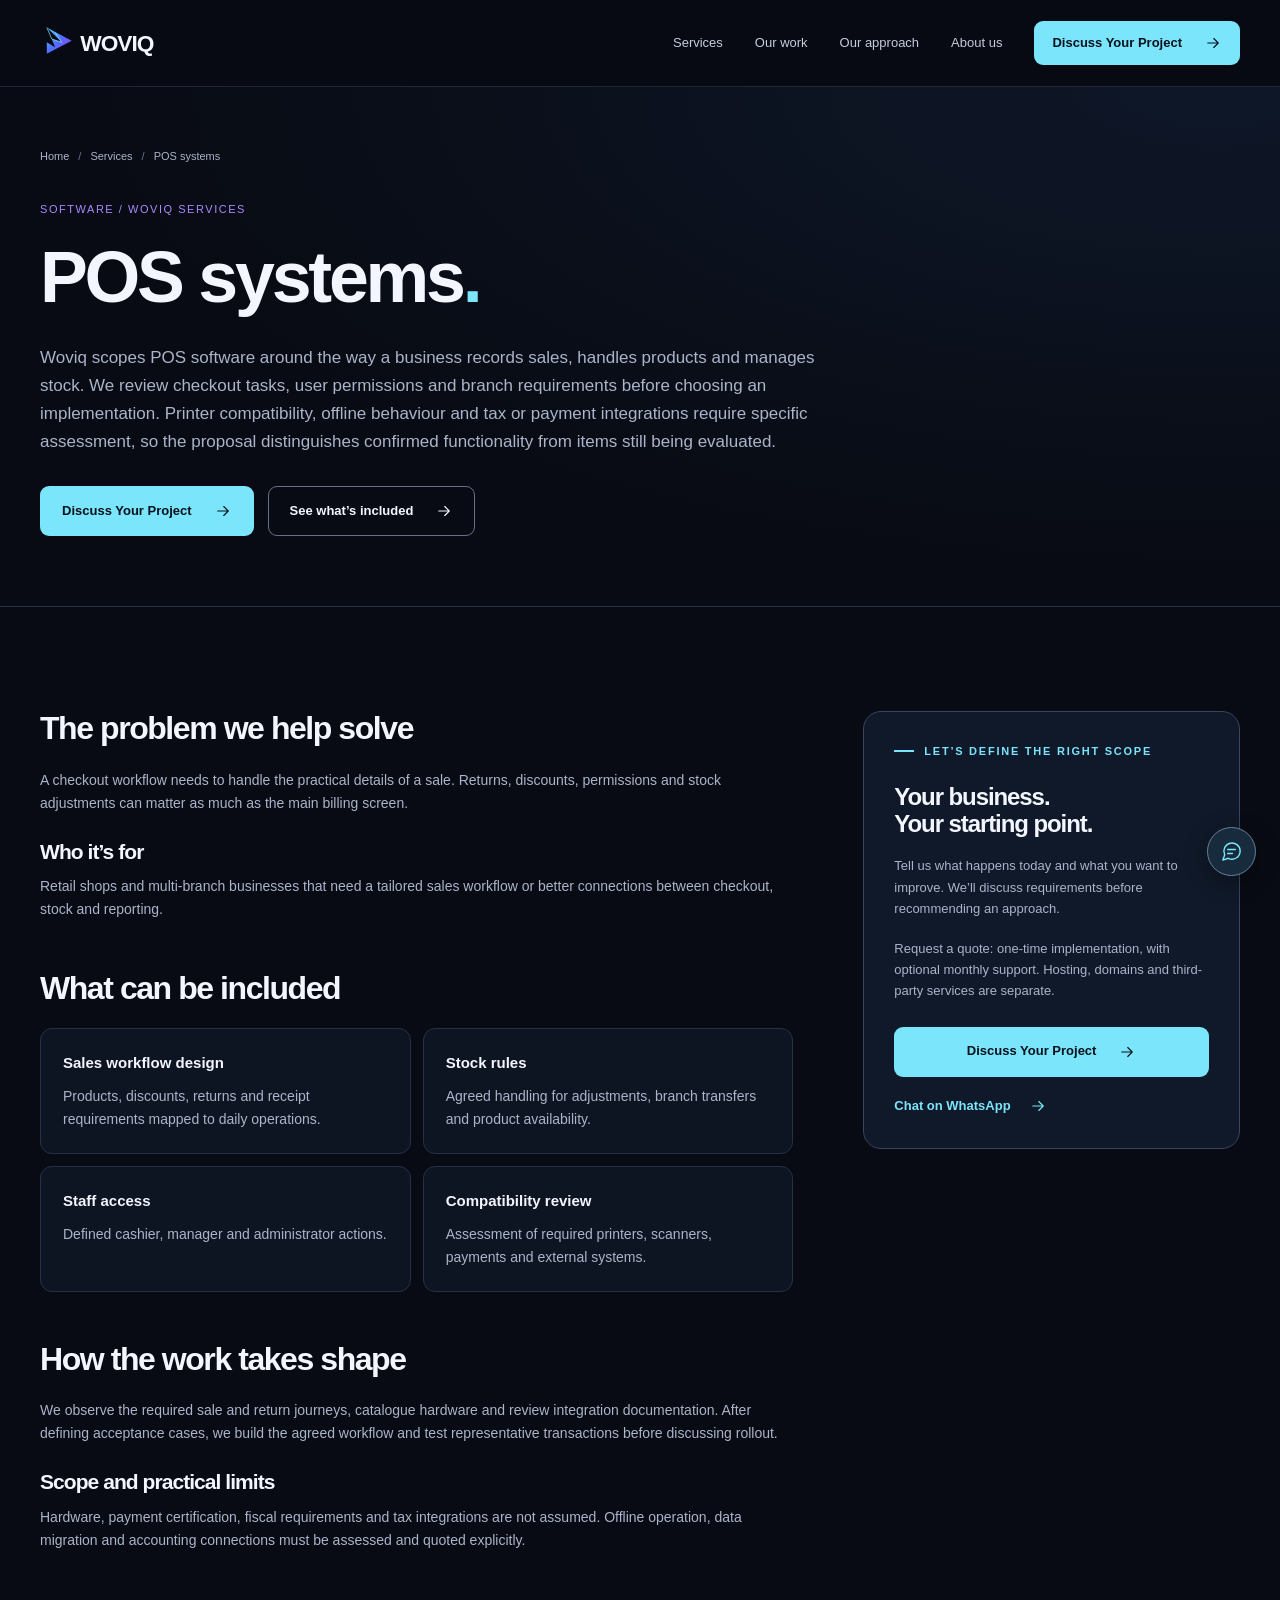
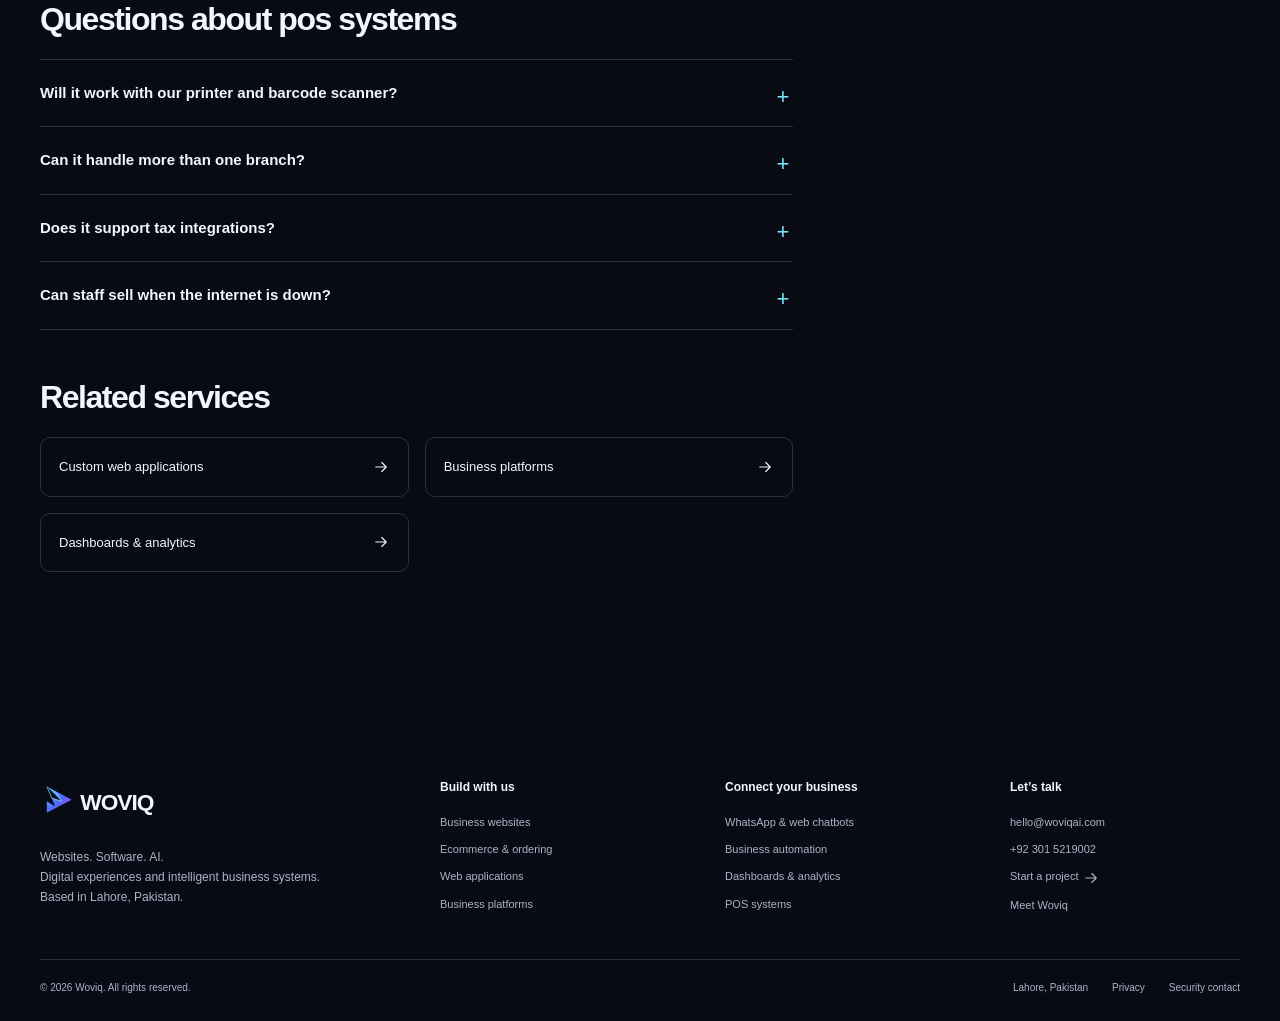
<file: services/pos-systems/index.html>
<!doctype html>
<html lang="en-PK"><head><meta charset="utf-8"><meta name="viewport" content="width=device-width,initial-scale=1"><meta http-equiv="Content-Security-Policy" content="default-src 'none'; script-src 'self' 'sha256-59Y9NbSvFekVtlxThUt//lghVRkMNSRqxR58jnnCpNg='; style-src 'self'; img-src 'self'; font-src 'self'; connect-src 'none'; object-src 'none'; base-uri 'none'; form-action 'none'; upgrade-insecure-requests"><meta name="referrer" content="strict-origin-when-cross-origin"><title>POS Software Development | Woviq</title><meta name="description" content="POS software development for retail operations: sales flows, products, stock and branch reporting. Hardware and integrations assessed per project."><meta name="robots" content="index,follow,max-image-preview:large"><link rel="canonical" href="https://woviqai.com/services/pos-systems/"><meta property="og:type" content="website"><meta property="og:site_name" content="Woviq"><meta property="og:locale" content="en_PK"><meta property="og:title" content="POS Software Development | Woviq"><meta property="og:description" content="POS software development for retail operations: sales flows, products, stock and branch reporting. Hardware and integrations assessed per project."><meta property="og:url" content="https://woviqai.com/services/pos-systems/"><meta property="og:image" content="https://woviqai.com/images/og-woviq.png"><meta property="og:image:width" content="1200"><meta property="og:image:height" content="630"><meta property="og:image:alt" content="Woviq — Websites. Software. AI."><meta name="twitter:card" content="summary_large_image"><meta name="twitter:title" content="POS Software Development | Woviq"><meta name="twitter:description" content="POS software development for retail operations: sales flows, products, stock and branch reporting. Hardware and integrations assessed per project."><meta name="twitter:image" content="https://woviqai.com/images/og-woviq.png"><meta name="theme-color" content="#080b13"><link rel="icon" href="/favicon.svg" type="image/svg+xml"><link rel="icon" href="/favicon.ico" sizes="any"><link rel="apple-touch-icon" href="/images/apple-touch-icon.png"><link rel="manifest" href="/site.webmanifest"><link rel="stylesheet" href="/style.css"><script type="application/ld+json">{"@context":"https://schema.org","@graph":[{"@type":"Organization","@id":"https://woviqai.com/#organization","name":"Woviq","url":"https://woviqai.com/","logo":"https://woviqai.com/images/woviq-logo.svg","email":"hello@woviqai.com","telephone":"+923015219002","description":"Woviq is a digital solutions company based in Lahore, Pakistan, building websites, commerce experiences, software and AI automation."},{"@type":"BreadcrumbList","itemListElement":[{"@type":"ListItem","position":1,"name":"Home","item":"https://woviqai.com/"},{"@type":"ListItem","position":2,"name":"Services","item":"https://woviqai.com/#services"},{"@type":"ListItem","position":3,"name":"POS systems","item":"https://woviqai.com/services/pos-systems/"}]},{"@type":"Service","@id":"https://woviqai.com/services/pos-systems/#service","name":"POS systems","serviceType":"POS systems","url":"https://woviqai.com/services/pos-systems/","description":"Woviq scopes POS software around the way a business records sales, handles products and manages stock. We review checkout tasks, user permissions and branch requirements before choosing an implementation. Printer compatibility, offline behaviour and tax or payment integrations require specific assessment, so the proposal distinguishes confirmed functionality from items still being evaluated.","provider":{"@id":"https://woviqai.com/#organization"}}]}</script><script src="/script.js" defer></script></head><body><a class="skip" href="#main">Skip to content</a><header class="site-header"><div class="wrap nav"><a class="brand" href="/" aria-label="Woviq home"><img src="/images/woviq-logo.svg" width="155" height="42" alt="WOVIQ"></a><button class="menu-toggle" type="button" aria-expanded="false" aria-controls="main-navigation" hidden>Menu</button><nav id="main-navigation" class="desktop-menu" aria-label="Main navigation"><a href="/#services">Services</a><a href="/#work">Our work</a><a href="/#approach">Our approach</a><a href="/about/">About us</a><a class="button" href="/contact/" data-cta>Discuss Your Project <svg class="arrow" viewBox="0 0 24 24" fill="none" stroke="currentColor" stroke-width="1.5" stroke-linecap="round" stroke-linejoin="round" aria-hidden="true"><path d="M5 12h14M13 6l6 6-6 6"/></svg></a></nav></div></header><main id="main"><section class="page-hero"><div class="wrap"><nav aria-label="Breadcrumb"><ol class="breadcrumb"><li><a href="/">Home</a></li><li><a href=/#services>Services</a></li><li><a href=/services/pos-systems/>POS systems</a></li></ol></nav><p class="page-kicker">Software / Woviq services</p><h1>POS systems<span class="accent">.</span></h1><p class="lead">Woviq scopes POS software around the way a business records sales, handles products and manages stock. We review checkout tasks, user permissions and branch requirements before choosing an implementation. Printer compatibility, offline behaviour and tax or payment integrations require specific assessment, so the proposal distinguishes confirmed functionality from items still being evaluated.</p><div class="actions"><a class="button" href="/contact/" data-cta>Discuss Your Project <svg class="arrow" viewBox="0 0 24 24" fill="none" stroke="currentColor" stroke-width="1.5" stroke-linecap="round" stroke-linejoin="round" aria-hidden="true"><path d="M5 12h14M13 6l6 6-6 6"/></svg></a><a class="button secondary" href="#included">See what’s included <svg class="arrow" viewBox="0 0 24 24" fill="none" stroke="currentColor" stroke-width="1.5" stroke-linecap="round" stroke-linejoin="round" aria-hidden="true"><path d="M5 12h14M13 6l6 6-6 6"/></svg></a></div></div></section><section class="section"><div class="wrap page-layout"><div><section class="article-section"><h2>The problem we help solve</h2><p>A checkout workflow needs to handle the practical details of a sale. Returns, discounts, permissions and stock adjustments can matter as much as the main billing screen.</p><h3>Who it’s for</h3><p>Retail shops and multi-branch businesses that need a tailored sales workflow or better connections between checkout, stock and reporting.</p></section><section class="article-section" id="included"><h2>What can be included</h2><ul class="included"><li><b>Sales workflow design</b>Products, discounts, returns and receipt requirements mapped to daily operations.</li><li><b>Stock rules</b>Agreed handling for adjustments, branch transfers and product availability.</li><li><b>Staff access</b>Defined cashier, manager and administrator actions.</li><li><b>Compatibility review</b>Assessment of required printers, scanners, payments and external systems.</li></ul></section><section class="article-section"><h2>How the work takes shape</h2><p>We observe the required sale and return journeys, catalogue hardware and review integration documentation. After defining acceptance cases, we build the agreed workflow and test representative transactions before discussing rollout.</p><h3>Scope and practical limits</h3><p>Hardware, payment certification, fiscal requirements and tax integrations are not assumed. Offline operation, data migration and accounting connections must be assessed and quoted explicitly.</p></section><section class="article-section"><h2>Questions about pos systems</h2><div class="faq-list"><details><summary>Will it work with our printer and barcode scanner?</summary><p>We need the exact models and connection methods to assess compatibility. Hardware support is confirmed through agreed checks rather than assumed from a brand name.</p></details><details><summary>Can it handle more than one branch?</summary><p>Multi-branch use can be scoped with separate stock, staff permissions and shared reporting. Synchronisation and connectivity requirements are reviewed first.</p></details><details><summary>Does it support tax integrations?</summary><p>Any required fiscal or tax integration needs a specific review of the authority requirements, provider interfaces and business eligibility. No compliance status is assumed.</p></details><details><summary>Can staff sell when the internet is down?</summary><p>Offline sales require local storage, recovery and synchronisation rules. Tell us this is essential during discovery so it can be assessed before choosing the architecture.</p></details></div></section><section class="article-section"><h2>Related services</h2><div class="related-links"><a href="/services/web-applications/">Custom web applications <svg class="arrow" viewBox="0 0 24 24" fill="none" stroke="currentColor" stroke-width="1.5" stroke-linecap="round" stroke-linejoin="round" aria-hidden="true"><path d="M5 12h14M13 6l6 6-6 6"/></svg></a><a href="/services/business-platforms/">Business platforms <svg class="arrow" viewBox="0 0 24 24" fill="none" stroke="currentColor" stroke-width="1.5" stroke-linecap="round" stroke-linejoin="round" aria-hidden="true"><path d="M5 12h14M13 6l6 6-6 6"/></svg></a><a href="/services/dashboards-analytics/">Dashboards &amp; analytics <svg class="arrow" viewBox="0 0 24 24" fill="none" stroke="currentColor" stroke-width="1.5" stroke-linecap="round" stroke-linejoin="round" aria-hidden="true"><path d="M5 12h14M13 6l6 6-6 6"/></svg></a></div></section></div><aside class="scope-box"><span class="eyebrow">Let’s define the right scope</span><h2>Your business.<br>Your starting point.</h2><p>Tell us what happens today and what you want to improve. We’ll discuss requirements before recommending an approach.</p><p>Request a quote: one-time implementation, with optional monthly support. Hosting, domains and third-party services are separate.</p><a class="button" href="/contact/" data-cta>Discuss Your Project <svg class="arrow" viewBox="0 0 24 24" fill="none" stroke="currentColor" stroke-width="1.5" stroke-linecap="round" stroke-linejoin="round" aria-hidden="true"><path d="M5 12h14M13 6l6 6-6 6"/></svg></a><a class="text-link" href="https://wa.me/923015219002" target="_blank" rel="noopener noreferrer">Chat on WhatsApp <svg class="arrow" viewBox="0 0 24 24" fill="none" stroke="currentColor" stroke-width="1.5" stroke-linecap="round" stroke-linejoin="round" aria-hidden="true"><path d="M5 12h14M13 6l6 6-6 6"/></svg></a></aside></div></section></main><footer class="footer"><div class="wrap"><div class="footer-grid"><div class="footer-brand"><a class="brand" href="/" aria-label="Woviq home"><img src="/images/woviq-logo.svg" width="155" height="42" alt="WOVIQ" loading="lazy"></a><p>Websites. Software. AI.<br>Digital experiences and intelligent business systems. Based in Lahore, Pakistan.</p></div><div><h3>Build with us</h3><ul><li><a href="/services/business-websites/">Business websites</a></li><li><a href="/services/ecommerce-online-ordering/">Ecommerce & ordering</a></li><li><a href="/services/web-applications/">Web applications</a></li><li><a href="/services/business-platforms/">Business platforms</a></li></ul></div><div><h3>Connect your business</h3><ul><li><a href="/services/ai-chatbots/">WhatsApp & web chatbots</a></li><li><a href="/services/business-automation/">Business automation</a></li><li><a href="/services/dashboards-analytics/">Dashboards & analytics</a></li><li><a href="/services/pos-systems/">POS systems</a></li></ul></div><div><h3>Let’s talk</h3><ul><li><a href="mailto:hello@woviqai.com">hello@woviqai.com</a></li><li><a href="https://wa.me/923015219002" target="_blank" rel="noopener noreferrer">+92 301 5219002</a></li><li><a href="/contact/">Start a project <svg class="arrow" viewBox="0 0 24 24" fill="none" stroke="currentColor" stroke-width="1.5" stroke-linecap="round" stroke-linejoin="round" aria-hidden="true"><path d="M5 12h14M13 6l6 6-6 6"/></svg></a></li><li><a href="/about/">Meet Woviq</a></li></ul></div></div><div class="footer-bottom"><span>© 2026 Woviq. All rights reserved.</span><div><span>Lahore, Pakistan</span><a href="/privacy/">Privacy</a><a href="/.well-known/security.txt">Security contact</a></div></div></div></footer><a class="floating-contact" href="https://wa.me/923015219002" target="_blank" rel="noopener noreferrer" aria-label="Chat with Woviq on WhatsApp"><svg class="" viewBox="0 0 24 24" fill="none" stroke="currentColor" stroke-width="1.5" stroke-linecap="round" stroke-linejoin="round" aria-hidden="true"><path d="M21 11.5a8.5 8.5 0 0 1-12.4 7.6L3 21l1.9-5.6A8.5 8.5 0 1 1 21 11.5Z"/><path d="M8 10h8M8 14h5"/></svg></a></body></html>
</file>
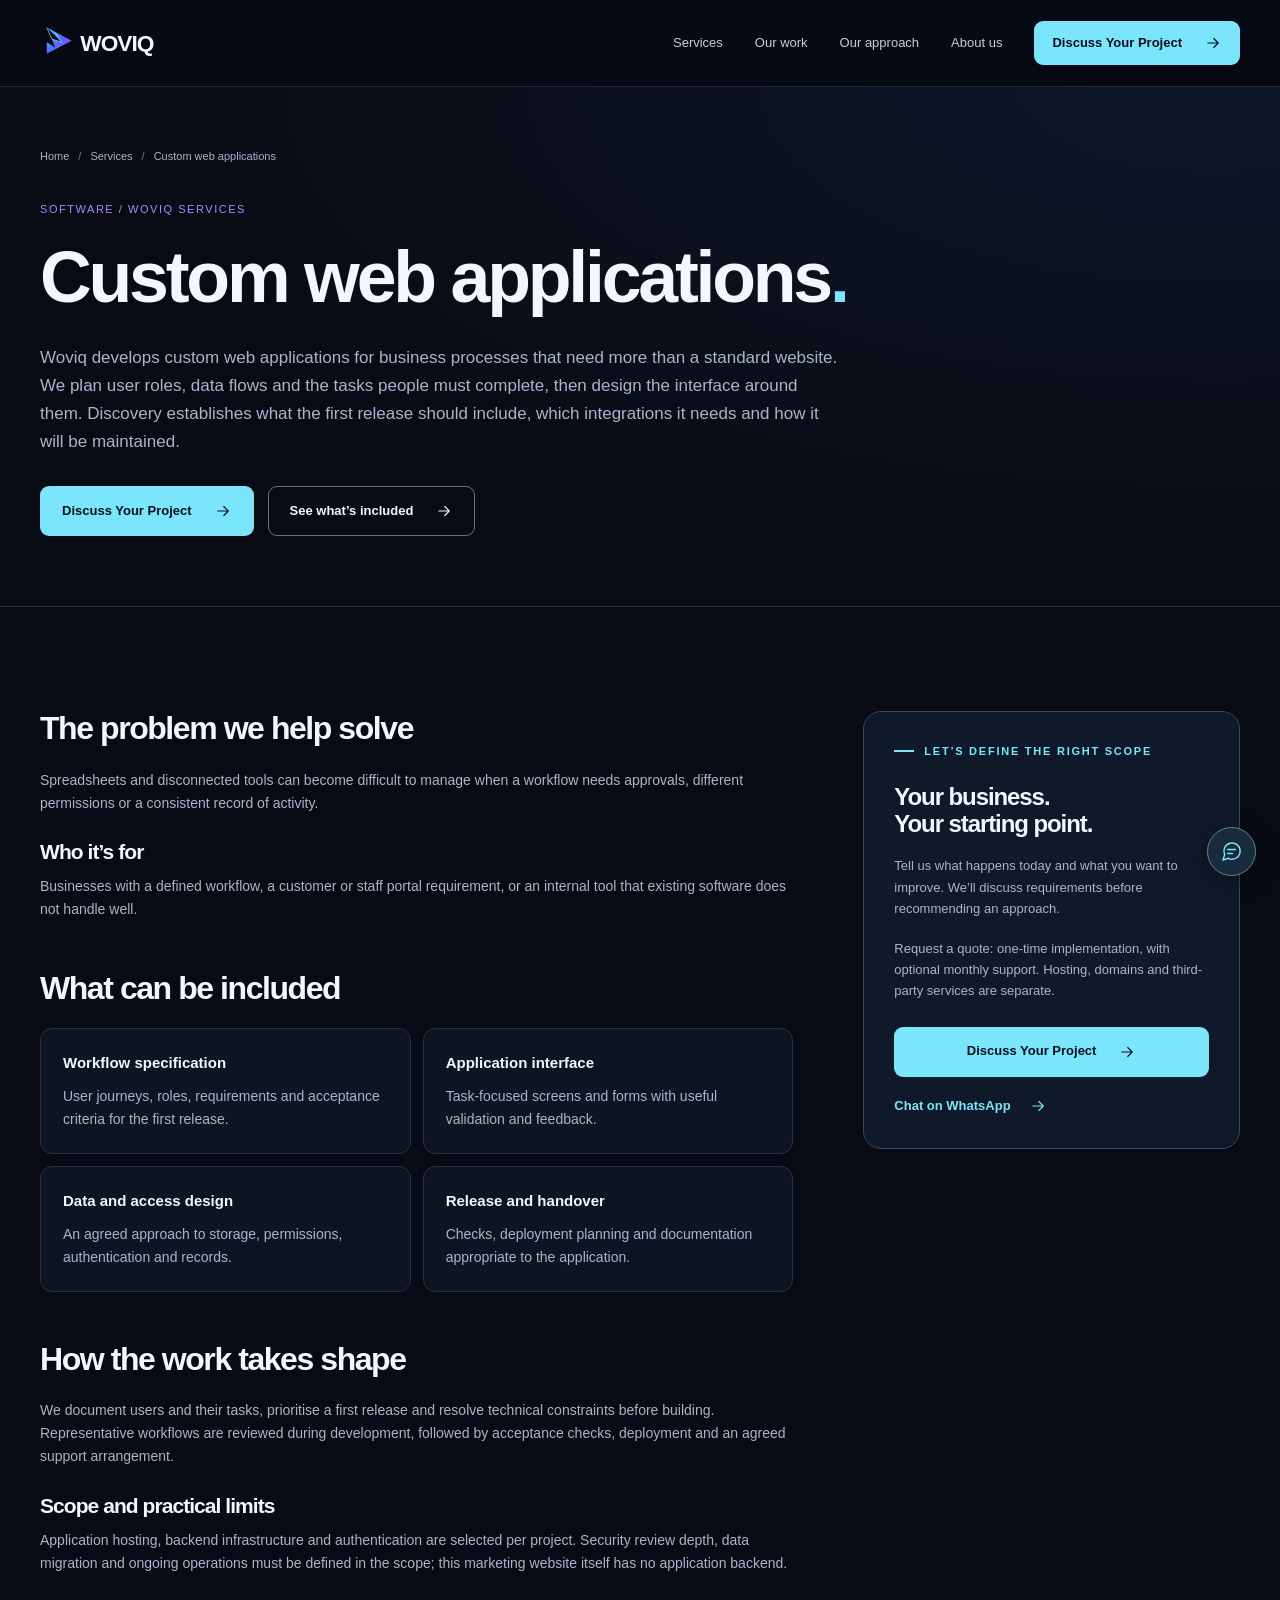
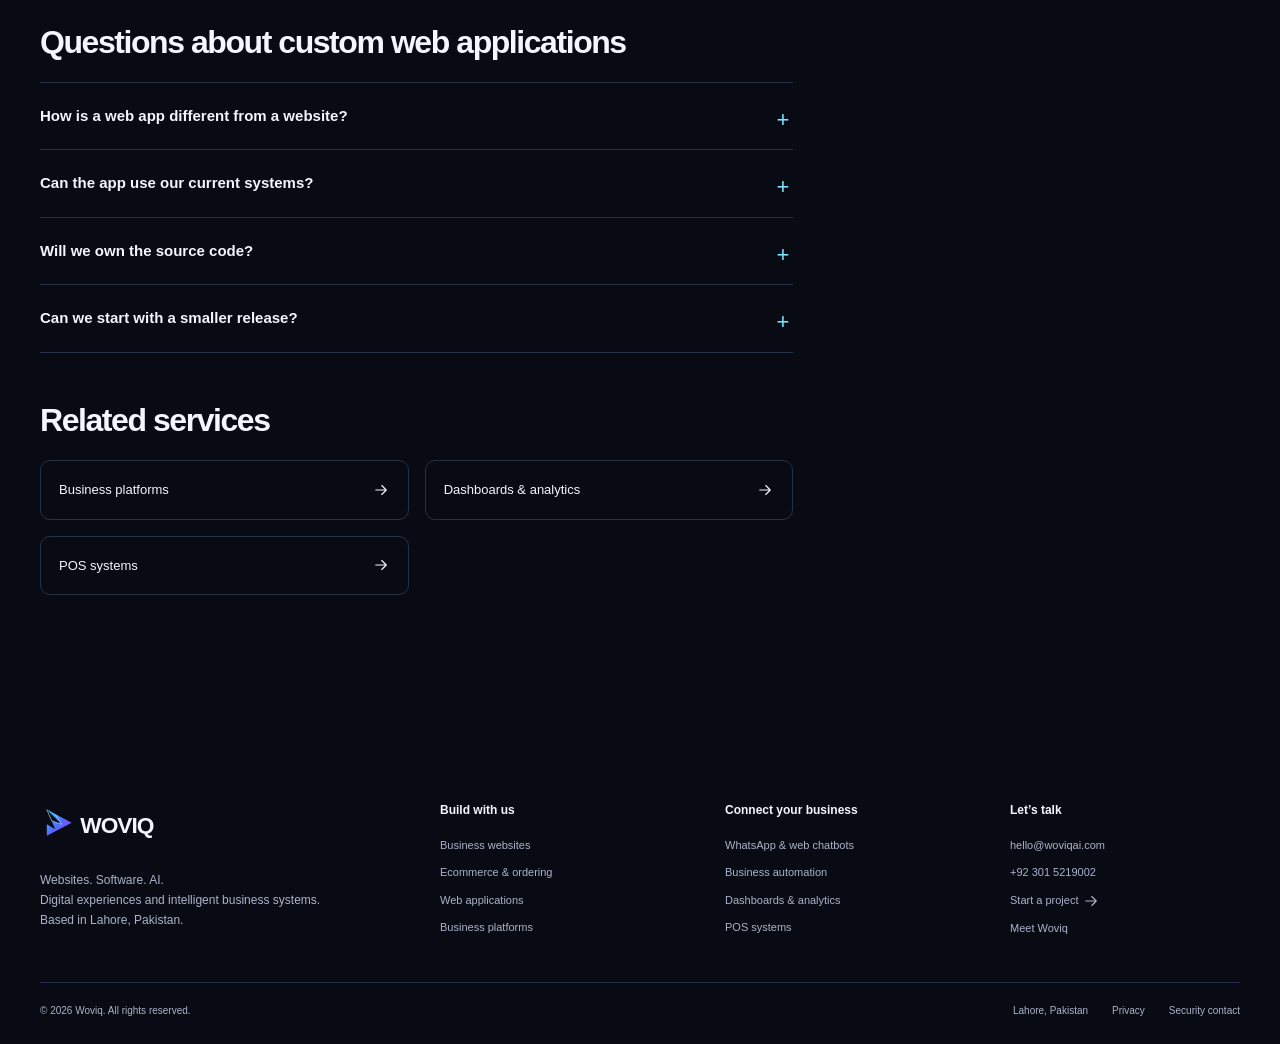
<file: services/web-applications/index.html>
<!doctype html>
<html lang="en-PK"><head><meta charset="utf-8"><meta name="viewport" content="width=device-width,initial-scale=1"><meta http-equiv="Content-Security-Policy" content="default-src 'none'; script-src 'self' 'sha256-9TZiYifZZKKXKKaVVMNHhPW9Tc8bH4+YVbscPsmP+Ng='; style-src 'self'; img-src 'self'; font-src 'self'; connect-src 'none'; object-src 'none'; base-uri 'none'; form-action 'none'; upgrade-insecure-requests"><meta name="referrer" content="strict-origin-when-cross-origin"><title>Custom Web Application Development | Woviq</title><meta name="description" content="Custom web application development for business workflows, customer portals and team tools. Scope, design, build and handover with Woviq."><meta name="robots" content="index,follow,max-image-preview:large"><link rel="canonical" href="https://woviqai.com/services/web-applications/"><meta property="og:type" content="website"><meta property="og:site_name" content="Woviq"><meta property="og:locale" content="en_PK"><meta property="og:title" content="Custom Web Application Development | Woviq"><meta property="og:description" content="Custom web application development for business workflows, customer portals and team tools. Scope, design, build and handover with Woviq."><meta property="og:url" content="https://woviqai.com/services/web-applications/"><meta property="og:image" content="https://woviqai.com/images/og-woviq.png"><meta property="og:image:width" content="1200"><meta property="og:image:height" content="630"><meta property="og:image:alt" content="Woviq — Websites. Software. AI."><meta name="twitter:card" content="summary_large_image"><meta name="twitter:title" content="Custom Web Application Development | Woviq"><meta name="twitter:description" content="Custom web application development for business workflows, customer portals and team tools. Scope, design, build and handover with Woviq."><meta name="twitter:image" content="https://woviqai.com/images/og-woviq.png"><meta name="theme-color" content="#080b13"><link rel="icon" href="/favicon.svg" type="image/svg+xml"><link rel="icon" href="/favicon.ico" sizes="any"><link rel="apple-touch-icon" href="/images/apple-touch-icon.png"><link rel="manifest" href="/site.webmanifest"><link rel="stylesheet" href="/style.css"><script type="application/ld+json">{"@context":"https://schema.org","@graph":[{"@type":"Organization","@id":"https://woviqai.com/#organization","name":"Woviq","url":"https://woviqai.com/","logo":"https://woviqai.com/images/woviq-logo.svg","email":"hello@woviqai.com","telephone":"+923015219002","description":"Woviq is a digital solutions company based in Lahore, Pakistan, building websites, commerce experiences, software and AI automation."},{"@type":"BreadcrumbList","itemListElement":[{"@type":"ListItem","position":1,"name":"Home","item":"https://woviqai.com/"},{"@type":"ListItem","position":2,"name":"Services","item":"https://woviqai.com/#services"},{"@type":"ListItem","position":3,"name":"Custom web applications","item":"https://woviqai.com/services/web-applications/"}]},{"@type":"Service","@id":"https://woviqai.com/services/web-applications/#service","name":"Custom web applications","serviceType":"Custom web applications","url":"https://woviqai.com/services/web-applications/","description":"Woviq develops custom web applications for business processes that need more than a standard website. We plan user roles, data flows and the tasks people must complete, then design the interface around them. Discovery establishes what the first release should include, which integrations it needs and how it will be maintained.","provider":{"@id":"https://woviqai.com/#organization"}}]}</script><script src="/script.js" defer></script></head><body><a class="skip" href="#main">Skip to content</a><header class="site-header"><div class="wrap nav"><a class="brand" href="/" aria-label="Woviq home"><img src="/images/woviq-logo.svg" width="155" height="42" alt="WOVIQ"></a><button class="menu-toggle" type="button" aria-expanded="false" aria-controls="main-navigation" hidden>Menu</button><nav id="main-navigation" class="desktop-menu" aria-label="Main navigation"><a href="/#services">Services</a><a href="/#work">Our work</a><a href="/#approach">Our approach</a><a href="/about/">About us</a><a class="button" href="/contact/" data-cta>Discuss Your Project <svg class="arrow" viewBox="0 0 24 24" fill="none" stroke="currentColor" stroke-width="1.5" stroke-linecap="round" stroke-linejoin="round" aria-hidden="true"><path d="M5 12h14M13 6l6 6-6 6"/></svg></a></nav></div></header><main id="main"><section class="page-hero"><div class="wrap"><nav aria-label="Breadcrumb"><ol class="breadcrumb"><li><a href="/">Home</a></li><li><a href=/#services>Services</a></li><li><a href=/services/web-applications/>Custom web applications</a></li></ol></nav><p class="page-kicker">Software / Woviq services</p><h1>Custom web applications<span class="accent">.</span></h1><p class="lead">Woviq develops custom web applications for business processes that need more than a standard website. We plan user roles, data flows and the tasks people must complete, then design the interface around them. Discovery establishes what the first release should include, which integrations it needs and how it will be maintained.</p><div class="actions"><a class="button" href="/contact/" data-cta>Discuss Your Project <svg class="arrow" viewBox="0 0 24 24" fill="none" stroke="currentColor" stroke-width="1.5" stroke-linecap="round" stroke-linejoin="round" aria-hidden="true"><path d="M5 12h14M13 6l6 6-6 6"/></svg></a><a class="button secondary" href="#included">See what’s included <svg class="arrow" viewBox="0 0 24 24" fill="none" stroke="currentColor" stroke-width="1.5" stroke-linecap="round" stroke-linejoin="round" aria-hidden="true"><path d="M5 12h14M13 6l6 6-6 6"/></svg></a></div></div></section><section class="section"><div class="wrap page-layout"><div><section class="article-section"><h2>The problem we help solve</h2><p>Spreadsheets and disconnected tools can become difficult to manage when a workflow needs approvals, different permissions or a consistent record of activity.</p><h3>Who it’s for</h3><p>Businesses with a defined workflow, a customer or staff portal requirement, or an internal tool that existing software does not handle well.</p></section><section class="article-section" id="included"><h2>What can be included</h2><ul class="included"><li><b>Workflow specification</b>User journeys, roles, requirements and acceptance criteria for the first release.</li><li><b>Application interface</b>Task-focused screens and forms with useful validation and feedback.</li><li><b>Data and access design</b>An agreed approach to storage, permissions, authentication and records.</li><li><b>Release and handover</b>Checks, deployment planning and documentation appropriate to the application.</li></ul></section><section class="article-section"><h2>How the work takes shape</h2><p>We document users and their tasks, prioritise a first release and resolve technical constraints before building. Representative workflows are reviewed during development, followed by acceptance checks, deployment and an agreed support arrangement.</p><h3>Scope and practical limits</h3><p>Application hosting, backend infrastructure and authentication are selected per project. Security review depth, data migration and ongoing operations must be defined in the scope; this marketing website itself has no application backend.</p></section><section class="article-section"><h2>Questions about custom web applications</h2><div class="faq-list"><details><summary>How is a web app different from a website?</summary><p>A business website mainly explains and presents information. A web application lets users complete tasks such as approving requests, managing records or accessing a personal workspace.</p></details><details><summary>Can the app use our current systems?</summary><p>We review API documentation, access permissions and data formats. An integration is only confirmed after the required interfaces and business rules are understood.</p></details><details><summary>Will we own the source code?</summary><p>Ownership, licences, access and handover are set out in the agreement. Third-party tools retain their own licensing terms.</p></details><details><summary>Can we start with a smaller release?</summary><p>Yes. A focused first release can cover the most important workflow, with further features considered after the team has used it.</p></details></div></section><section class="article-section"><h2>Related services</h2><div class="related-links"><a href="/services/business-platforms/">Business platforms <svg class="arrow" viewBox="0 0 24 24" fill="none" stroke="currentColor" stroke-width="1.5" stroke-linecap="round" stroke-linejoin="round" aria-hidden="true"><path d="M5 12h14M13 6l6 6-6 6"/></svg></a><a href="/services/dashboards-analytics/">Dashboards &amp; analytics <svg class="arrow" viewBox="0 0 24 24" fill="none" stroke="currentColor" stroke-width="1.5" stroke-linecap="round" stroke-linejoin="round" aria-hidden="true"><path d="M5 12h14M13 6l6 6-6 6"/></svg></a><a href="/services/pos-systems/">POS systems <svg class="arrow" viewBox="0 0 24 24" fill="none" stroke="currentColor" stroke-width="1.5" stroke-linecap="round" stroke-linejoin="round" aria-hidden="true"><path d="M5 12h14M13 6l6 6-6 6"/></svg></a></div></section></div><aside class="scope-box"><span class="eyebrow">Let’s define the right scope</span><h2>Your business.<br>Your starting point.</h2><p>Tell us what happens today and what you want to improve. We’ll discuss requirements before recommending an approach.</p><p>Request a quote: one-time implementation, with optional monthly support. Hosting, domains and third-party services are separate.</p><a class="button" href="/contact/" data-cta>Discuss Your Project <svg class="arrow" viewBox="0 0 24 24" fill="none" stroke="currentColor" stroke-width="1.5" stroke-linecap="round" stroke-linejoin="round" aria-hidden="true"><path d="M5 12h14M13 6l6 6-6 6"/></svg></a><a class="text-link" href="https://wa.me/923015219002" target="_blank" rel="noopener noreferrer">Chat on WhatsApp <svg class="arrow" viewBox="0 0 24 24" fill="none" stroke="currentColor" stroke-width="1.5" stroke-linecap="round" stroke-linejoin="round" aria-hidden="true"><path d="M5 12h14M13 6l6 6-6 6"/></svg></a></aside></div></section></main><footer class="footer"><div class="wrap"><div class="footer-grid"><div class="footer-brand"><a class="brand" href="/" aria-label="Woviq home"><img src="/images/woviq-logo.svg" width="155" height="42" alt="WOVIQ" loading="lazy"></a><p>Websites. Software. AI.<br>Digital experiences and intelligent business systems. Based in Lahore, Pakistan.</p></div><div><h3>Build with us</h3><ul><li><a href="/services/business-websites/">Business websites</a></li><li><a href="/services/ecommerce-online-ordering/">Ecommerce & ordering</a></li><li><a href="/services/web-applications/">Web applications</a></li><li><a href="/services/business-platforms/">Business platforms</a></li></ul></div><div><h3>Connect your business</h3><ul><li><a href="/services/ai-chatbots/">WhatsApp & web chatbots</a></li><li><a href="/services/business-automation/">Business automation</a></li><li><a href="/services/dashboards-analytics/">Dashboards & analytics</a></li><li><a href="/services/pos-systems/">POS systems</a></li></ul></div><div><h3>Let’s talk</h3><ul><li><a href="mailto:hello@woviqai.com">hello@woviqai.com</a></li><li><a href="https://wa.me/923015219002" target="_blank" rel="noopener noreferrer">+92 301 5219002</a></li><li><a href="/contact/">Start a project <svg class="arrow" viewBox="0 0 24 24" fill="none" stroke="currentColor" stroke-width="1.5" stroke-linecap="round" stroke-linejoin="round" aria-hidden="true"><path d="M5 12h14M13 6l6 6-6 6"/></svg></a></li><li><a href="/about/">Meet Woviq</a></li></ul></div></div><div class="footer-bottom"><span>© 2026 Woviq. All rights reserved.</span><div><span>Lahore, Pakistan</span><a href="/privacy/">Privacy</a><a href="/.well-known/security.txt">Security contact</a></div></div></div></footer><a class="floating-contact" href="https://wa.me/923015219002" target="_blank" rel="noopener noreferrer" aria-label="Chat with Woviq on WhatsApp"><svg class="" viewBox="0 0 24 24" fill="none" stroke="currentColor" stroke-width="1.5" stroke-linecap="round" stroke-linejoin="round" aria-hidden="true"><path d="M21 11.5a8.5 8.5 0 0 1-12.4 7.6L3 21l1.9-5.6A8.5 8.5 0 1 1 21 11.5Z"/><path d="M8 10h8M8 14h5"/></svg></a></body></html>
</file>
<file: style.css>
/* WOVIQ — static, dependency-free design system */
:root{color-scheme:dark;--bg:#080b13;--surface:#101622;--surface2:#151d2d;--ink:#f4f6ff;--muted:#aab4ca;--line:#273146;--cyan:#7ae5fb;--blue:#537dff;--violet:#aa8bff;--radius:20px;--max:1240px;font-family:Inter,"Segoe UI",Arial,sans-serif;font-synthesis:none}
*{box-sizing:border-box}html{scroll-behavior:smooth;scroll-padding-top:100px}body{margin:0;background:var(--bg);color:var(--ink);font-size:16px;line-height:1.65}body,button,input,textarea,select{font-family:Inter,"Segoe UI",Arial,sans-serif}a{color:inherit;text-decoration:none}button,input,textarea,select{font:inherit}button,a,input,textarea,select{-webkit-tap-highlight-color:transparent}button{cursor:pointer}img,svg{max-width:100%;vertical-align:middle}img{height:auto}h1,h2,h3,h4,p,ul,ol,figure{margin:0}h1,h2,h3,h4{line-height:1.1;letter-spacing:-.045em}h1{font-size:clamp(45px,6.1vw,84px);font-weight:650}h2{font-size:clamp(34px,4vw,54px);font-weight:600}h3{font-size:26px;font-weight:600}p{color:var(--muted)}ul,ol{padding-left:1.25rem}button{color:inherit}::selection{background:#537dff;color:white}:focus-visible{outline:3px solid var(--cyan);outline-offset:5px}a:hover{color:var(--cyan)}[hidden]{display:none!important}.wrap{width:min(var(--max),calc(100% - 80px));margin-inline:auto}.section{padding-block:104px}.eyebrow{display:flex;align-items:center;gap:10px;color:var(--cyan);font-size:11px;font-weight:650;letter-spacing:.16em;text-transform:uppercase;margin-bottom:24px}.eyebrow:before{content:"";width:20px;height:2px;background:currentColor}.subtle{color:var(--muted)}.accent{color:var(--cyan)}.small{font-size:13px}.mono{font-family:ui-monospace,SFMono-Regular,Consolas,monospace}.button{min-height:50px;padding:13px 21px;display:inline-flex;justify-content:center;align-items:center;gap:22px;border-radius:9px;border:1px solid transparent;background:var(--cyan);color:#08121d;font-size:13px;font-weight:700;line-height:1.45;transition:transform .2s,background .2s}.button:hover{color:#08121d;background:#b4f0ff;transform:translateY(-2px)}.button.secondary{background:transparent;border-color:#61718c;color:var(--ink)}.button.secondary:hover{background:var(--surface2);border-color:var(--cyan)}.button svg,.arrow{width:18px;height:18px;flex:none}.text-link{display:inline-flex;gap:18px;align-items:center;font-size:13px;font-weight:650;color:var(--cyan)}.actions{display:flex;gap:14px;flex-wrap:wrap;margin-top:30px}.skip{position:fixed;left:20px;top:-100px;z-index:100;background:var(--cyan);color:#080b13;padding:10px 20px}.skip:focus{top:15px}.site-header{position:sticky;top:0;z-index:50;background:#080b13f2;border-bottom:1px solid #202738;backdrop-filter:blur(16px)}.nav{min-height:86px;display:flex;align-items:center;justify-content:space-between;gap:24px}.brand{display:inline-flex;align-items:center;gap:10px}.brand img{width:155px;height:42px;object-fit:contain}.desktop-menu{display:flex;align-items:center;gap:32px;font-size:13px;color:#c4ccde}.desktop-menu>a{padding:12px 0}.desktop-menu>a[aria-current=page]{color:var(--cyan)}.desktop-menu .button{color:#08121d;padding:11px 17px;min-height:44px}.menu-toggle{display:none;background:transparent;border:1px solid var(--line);border-radius:8px;min-width:46px;min-height:44px;font-size:12px}.hero{position:relative;padding:88px 0 48px;overflow:hidden;background:radial-gradient(ellipse at 83% 42%,#17233c80,transparent 50%)}.hero:before{content:"";position:absolute;inset:0;pointer-events:none;background-image:radial-gradient(#7b96bf45 .8px,transparent .8px);background-size:34px 34px;mask-image:linear-gradient(90deg,transparent 40%,#000)}.hero-grid{display:grid;grid-template-columns:1.15fr 1fr;align-items:center;gap:35px;position:relative}.hero .eyebrow{font-size:10px;letter-spacing:.13em}.hero h1{max-width:750px;letter-spacing:-.065em;line-height:1.06}.hero h1 span{color:var(--cyan)}.hero .lead{max-width:510px;font-size:16px;line-height:1.8;margin-top:25px}.hero .brandline{margin-top:28px;display:flex;align-items:center;gap:10px;font-size:12px;color:#d3dcf1}.status-dot{width:6px;height:6px;border-radius:100%;background:var(--cyan);box-shadow:0 0 12px #7ae5fb66;display:inline-block}.hero-footer{position:relative;margin-top:68px;border-top:1px solid var(--line);padding-top:23px;display:flex;justify-content:space-between;gap:20px;font-size:11px;color:var(--muted)}.hero-footer b{font-weight:500;color:#e6ebf9}.hero-footer a{display:inline-flex;gap:12px;align-items:center}.orbit-stage{position:relative;min-height:435px;isolation:isolate}.orbit-stage:before{content:"";position:absolute;inset:5%;background:radial-gradient(ellipse,#3857b52b,transparent 65%);border-radius:50%}.orbit-lines{position:absolute;inset:0;width:100%;height:100%;overflow:visible}.orbit-lines ellipse{fill:none;stroke:#5579bb;stroke-opacity:.25;stroke-width:1}.orbit-lines .orbit-bright{stroke:#7ae5fb;stroke-opacity:.6;stroke-dasharray:5 14}.orbit-core{position:absolute;left:50%;top:47%;transform:translate(-50%,-50%);width:126px;height:126px;display:grid;place-items:center;border:1px solid #667dc07a;background:linear-gradient(135deg,#263e68,#16132c);border-radius:32px;box-shadow:0 0 65px #5476e326,inset 0 0 30px #7ae5fb12}.orbit-core svg{width:76px;height:76px}.orbit-caption{position:absolute;top:67%;left:0;right:0;text-align:center;font-size:10px;letter-spacing:.2em;color:#9baecf}.orbit-node{position:absolute;display:flex;align-items:center;gap:10px;border:1px solid #35435d;border-radius:12px;padding:12px 15px;background:#121b2beF;box-shadow:0 12px 30px #0004;color:#d4def3;font-size:12px;transition:transform .2s,border .2s}.orbit-node:hover,.orbit-node[aria-pressed=true]{border-color:var(--cyan);transform:translateY(-3px);color:var(--cyan)}.orbit-node svg{width:19px;height:19px}.orbit-node:nth-of-type(1){top:10%;left:32%}.orbit-node:nth-of-type(2){top:37%;right:0}.orbit-node:nth-of-type(3){bottom:13%;left:36%}.orbit-node:nth-of-type(4){top:43%;left:0}.orbit-readout{position:absolute;bottom:-14px;left:20px;right:20px;text-align:center;color:var(--muted);font-size:11px}.star{position:absolute;width:4px;height:4px;border-radius:50%;background:var(--cyan);box-shadow:0 0 14px var(--cyan)}.star.one{left:19%;top:25%;animation:breathe 4s infinite}.star.two{right:15%;bottom:27%;animation:breathe 4s 2s infinite}.tools-strip{border-block:1px solid var(--line);background:#0d111c}.tools-inner{display:flex;gap:40px;align-items:center;justify-content:space-between;padding-block:25px}.tools-inner p{font-size:10px;line-height:1.6;max-width:160px}.tools-list{display:flex;list-style:none;flex-wrap:wrap;gap:35px;padding:0;align-items:center;color:#c6d0e3;font-size:17px;font-weight:550;letter-spacing:-.03em}.tools-list small{color:var(--muted);font-size:11px;font-weight:400}.section-head{display:flex;justify-content:space-between;align-items:end;gap:40px;margin-bottom:44px}.section-head h2{max-width:650px}.section-head>p{max-width:340px;font-size:14px}.service-explorer{display:grid;grid-template-columns:290px 1fr;gap:34px}.service-tabs{display:grid;align-content:start;gap:6px}.service-tab{display:flex;align-items:center;gap:15px;padding:23px 20px;text-align:left;color:var(--muted);background:transparent;border:1px solid transparent;border-radius:12px;font-size:16px}.service-tab svg{width:22px;height:22px}.service-tab .tab-arrow{margin-left:auto;font-size:20px}.service-tab:hover,.service-tab[aria-selected=true]{background:#151e30;border-color:#314563;color:var(--cyan)}.service-panel{position:relative;border:1px solid #31405a;border-radius:var(--radius);padding:38px;background:linear-gradient(120deg,#152236,#10131f);overflow:hidden;min-height:365px}.service-panel h3{font-size:32px;max-width:440px;line-height:1.17}.service-panel>p{max-width:500px;font-size:14px;margin-top:18px}.panel-label{display:block;color:var(--violet);letter-spacing:.15em;font-size:10px;font-weight:650;margin-bottom:18px}.service-links{display:grid;grid-template-columns:1fr 1fr;gap:12px 24px;margin-top:34px}.service-links a{display:flex;justify-content:space-between;align-items:center;gap:10px;border-top:1px solid #39445b;padding-top:15px;font-size:13px}.service-links .arrow{width:15px}.promise-row{display:flex;flex-wrap:wrap;gap:24px;margin-top:22px;color:var(--muted);font-size:11px}.promise-row span:before{content:"✓";margin-right:8px;color:var(--cyan)}.work{background:#0c101b;border-block:1px solid #20283a}.work-grid{display:grid;grid-template-columns:1.05fr 1fr;gap:28px}.work-card{border:1px solid var(--line);border-radius:20px;overflow:hidden;background:#0f1624}.work-visual{min-height:325px;padding:36px;display:grid;align-items:center;position:relative;background:radial-gradient(ellipse at top right,#2e4c755c,transparent 70%),#131d2d}.work-visual.purple{background:radial-gradient(ellipse at top left,#6844a452,transparent 70%),#171529}.work-topline{display:flex;justify-content:space-between;gap:15px;margin-bottom:18px;font-size:10px;color:#a8b6cd}.sample-chat{width:100%;max-width:370px;margin-inline:auto;background:#0c1421;border:1px solid #34485d;border-radius:14px;box-shadow:0 15px 50px #0004;overflow:hidden}.chat-title{padding:15px 18px;border-bottom:1px solid #2d3a4b;font-size:12px;display:flex;gap:12px;align-items:center}.chat-avatar{width:29px;height:29px;background:#223b49;border-radius:50%;display:grid;place-items:center;color:var(--cyan);font-weight:700}.chat-bubbles{padding:18px;display:grid;gap:13px;min-height:195px}.bubble{padding:12px 15px;font-size:12px;color:#dde7fa;border-radius:10px;background:#1c2b3f;max-width:90%}.bubble.outgoing{margin-left:auto;background:#283d4b}.bubble small{display:block;font-size:9px;margin-top:6px;color:#afc1d4}.demo-controls{display:flex;flex-wrap:wrap;gap:6px;padding:0 18px 18px}.demo-controls button{border:1px solid #3c5369;background:#17283a;border-radius:6px;font-size:10px;min-height:34px;padding:7px 9px}.demo-controls button:hover,.demo-controls button[aria-pressed=true]{color:var(--cyan);border-color:var(--cyan)}.dashboard{background:#10121f;border:1px solid #43375d;border-radius:12px;padding:23px;width:100%;max-width:390px;margin:auto;box-shadow:0 15px 50px #0004}.dash-head{display:flex;justify-content:space-between;font-size:11px;color:#e7e5f8}.dash-head span{font-size:8px;color:var(--violet);border:1px solid #534473;border-radius:4px;padding:2px 7px}.dash-metrics{display:flex;gap:38px;margin-block:22px}.dash-metrics p{font-size:10px}.dash-metrics b{display:block;font-size:26px;color:#f7f1ff;line-height:1.4;letter-spacing:-.03em}.bars{display:flex;height:87px;align-items:end;gap:12px;border-bottom:1px solid #444056}.bars i{flex:1;background:linear-gradient(#bc9cff,#7060cb);border-radius:3px 3px 0 0}.bars i:nth-child(1){height:28%}.bars i:nth-child(2){height:46%}.bars i:nth-child(3){height:40%}.bars i:nth-child(4){height:69%}.bars i:nth-child(5){height:59%}.bars i:nth-child(6){height:90%}.bars i:nth-child(7){height:75%}.dash-foot{display:flex;justify-content:space-between;color:#a69bbb;font-size:9px;margin-top:10px}.work-body{padding:27px 30px}.work-body .label{font-size:10px;letter-spacing:.12em;color:var(--cyan);margin-bottom:12px;display:block}.work-body h3{font-size:24px}.work-body>p{font-size:13px;margin-top:12px}.work-body .text-link{margin-top:22px}.work-note{font-size:11px;margin-top:24px;color:var(--muted)}.process{display:grid;grid-template-columns:repeat(5,1fr);gap:26px;list-style:none;padding:0}.process li{border-top:1px solid #394564;padding-top:20px}.step-no{font-family:ui-monospace,monospace;font-size:11px;color:var(--cyan)}.process h3{font-size:21px;margin:24px 0 13px}.process p{font-size:12px}.principles{display:grid;grid-template-columns:1fr 1fr 1fr;gap:35px;margin-top:64px;padding-top:35px;border-top:1px solid var(--line)}.principles h3{font-size:18px;letter-spacing:-.02em}.principles p{margin-top:11px;font-size:12px}.about-band{background:linear-gradient(110deg,#14223b,#111525 70%);border-block:1px solid #2e3b53}.about-grid{display:grid;grid-template-columns:.95fr 1.05fr;gap:70px;align-items:center}.about-copy p{margin-top:22px;font-size:14px;max-width:460px}.portraits{display:grid;grid-template-columns:1fr 1fr;gap:20px}.portrait{border:1px solid #3a4459;background:#101624;border-radius:16px;overflow:hidden}.portrait img{width:100%;aspect-ratio:4/4.8;object-fit:cover;object-position:center 28%}.portrait figcaption{padding:19px 17px}.portrait h3{font-size:18px;letter-spacing:-.03em;line-height:1.3}.portrait p{font-size:10px;line-height:1.6;margin-top:7px;color:#bec9de}.portrait:nth-child(2){transform:translateY(28px)}.faq-grid{display:grid;grid-template-columns:.8fr 1.2fr;gap:90px}.faq-intro p{margin-top:24px;max-width:350px;font-size:14px}.faq-list details{border-bottom:1px solid var(--line)}.faq-list details:first-child{border-top:1px solid var(--line)}summary{cursor:pointer;list-style:none;font-size:15px;font-weight:550;padding:22px 35px 22px 0;position:relative;line-height:1.5}summary::-webkit-details-marker{display:none}summary:after{content:"+";position:absolute;right:4px;top:20px;color:var(--cyan);font-size:22px;font-weight:400}details[open] summary:after{content:"−"}.faq-list details p{font-size:13px;padding-bottom:23px;max-width:650px}.contact-band{background:radial-gradient(ellipse at 0% 80%,#203d6540,transparent 60%),#0e1523;border-block:1px solid #2c3a53}.contact-grid{display:grid;grid-template-columns:.9fr 1.1fr;gap:85px}.contact-copy h2{max-width:400px}.contact-copy>p{margin-top:23px;max-width:370px;font-size:14px}.contact-methods{display:grid;gap:20px;margin-top:35px}.contact-methods a{display:flex;gap:14px;align-items:center;font-size:15px}.contact-methods svg{width:19px;height:19px;color:var(--cyan)}.contact-methods span small{display:block;font-size:10px;color:var(--muted);margin-bottom:2px}.quote-note{margin-top:32px;padding-top:22px;border-top:1px solid var(--line);font-size:11px;max-width:380px}.enquiry-form{padding:30px;border:1px solid #34415a;background:#111a2a;border-radius:18px;display:grid;grid-template-columns:1fr 1fr;gap:17px}.field{min-width:0}.field.full,.enquiry-form>.full{grid-column:1/-1}.field label{font-size:11px;display:block;margin-bottom:7px;color:#e4eaf7}.field label span{color:#9fabc3}.field input,.field select,.field textarea{display:block;width:100%;min-width:0;border:1px solid #61718c;border-radius:7px;background:#0a1220;color:#edf3ff;padding:11px 13px;font-size:12px;min-height:45px}.field textarea{resize:vertical;min-height:100px}.field ::placeholder{color:#9aa7bf;opacity:1}.enquiry-form>.small{font-size:10px;line-height:1.6}.enquiry-form .button{width:100%}.enquiry-form .small a{text-decoration:underline}.form-status{color:var(--cyan);font-size:12px}.review-message{border:1px solid #4e6b84;background:#152639;border-radius:10px;padding:18px}.review-message h3{font-size:17px}.review-message pre{white-space:pre-wrap;overflow-wrap:anywhere;font-family:inherit;font-size:12px;line-height:1.6;color:#d9e5fa;margin:13px 0}.review-message .button{margin-top:10px}.footer{padding:55px 0 25px}.footer-grid{display:grid;grid-template-columns:1.5fr 1fr 1fr 1fr;gap:55px}.footer-brand p{max-width:285px;font-size:12px;margin-top:17px}.footer h3{font-size:12px;letter-spacing:0;margin-bottom:19px}.footer ul{list-style:none;padding:0;display:grid;gap:9px;font-size:11px;color:var(--muted)}.footer-bottom{margin-top:45px;padding-top:20px;border-top:1px solid var(--line);display:flex;justify-content:space-between;gap:16px;color:var(--muted);font-size:10px}.footer-bottom div{display:flex;gap:24px}.floating-contact{position:fixed;right:24px;bottom:24px;z-index:30;width:49px;height:49px;display:grid;place-items:center;background:#182b3c;border:1px solid #64829d;border-radius:50%;color:var(--cyan);box-shadow:0 6px 25px #0005}.floating-contact svg{width:23px;height:23px}.breadcrumb{display:flex;gap:9px;flex-wrap:wrap;list-style:none;padding:0;font-size:11px;color:var(--muted);margin-bottom:35px}.breadcrumb li+li:before{content:"/";margin-right:9px;color:#69758f}.page-hero{padding-block:60px 70px;background:radial-gradient(ellipse at 95% 0%,#213c6940,transparent 65%);border-bottom:1px solid var(--line)}.page-hero h1{max-width:950px;font-size:clamp(40px,5.6vw,72px)}.page-hero .lead{margin-top:27px;font-size:17px;max-width:800px}.page-kicker{font-size:11px;color:var(--violet);letter-spacing:.14em;margin-bottom:20px;text-transform:uppercase}.page-layout{display:grid;grid-template-columns:1.6fr .8fr;gap:70px}.article-section{margin-bottom:50px}.article-section h2{font-size:32px;margin-bottom:22px}.article-section h3{font-size:21px;margin:25px 0 12px}.article-section p,.article-section li{font-size:14px;color:var(--muted)}.article-section p+p{margin-top:16px}.article-section ul{display:grid;gap:12px}.article-section .faq-list p{font-size:13px}.scope-box{position:sticky;top:120px;border:1px solid #384660;border-radius:18px;background:#101929;padding:30px;align-self:start}.scope-box h2{font-size:24px}.scope-box p{font-size:13px;margin-top:18px}.scope-box .button{margin-top:25px;width:100%}.scope-box .text-link{margin-top:18px}.related-links{display:grid;grid-template-columns:1fr 1fr;gap:16px}.related-links a{border:1px solid var(--line);border-radius:10px;padding:18px;display:flex;align-items:center;justify-content:space-between;font-size:13px}.service-intro-grid{display:grid;grid-template-columns:1fr 1fr;gap:36px}.included{display:grid;grid-template-columns:1fr 1fr;gap:18px;list-style:none;padding:0}.included li{border:1px solid var(--line);padding:22px;border-radius:12px;background:#0e1522}.included li b{display:block;color:var(--ink);font-size:15px;margin-bottom:9px}.team-page{max-width:1040px;margin:65px auto 30px;grid-template-columns:repeat(3,minmax(0,1fr));gap:18px}.team-page .portrait img{aspect-ratio:4/4.5}.team-page .portrait figcaption{padding:22px}.team-page .portrait h3{font-size:21px}.team-page .portrait p{font-size:12px}.team-page .portrait:nth-child(2){transform:translateY(-16px)}.portrait-avatar{width:100%;aspect-ratio:4/4.5;display:grid;place-items:center;background:radial-gradient(circle at 70% 25%,#263c63 0,transparent 38%),linear-gradient(145deg,#111d32,#0b101c 70%);border-bottom:1px solid #3a4459}.portrait-avatar span{width:112px;height:112px;display:grid;place-items:center;border:1px solid #4a91c7;border-radius:50%;color:#bcecff;font-size:34px;font-weight:650;letter-spacing:.04em;background:linear-gradient(145deg,#142b43,#101725);box-shadow:0 0 45px #29b8e51c}.team-link{color:var(--cyan);font-size:12px;text-decoration:none;border-bottom:1px solid #36c7e766;padding-bottom:3px}.team-link:hover{color:#fff;border-color:currentColor}.text-page{max-width:820px}.text-page h2{font-size:30px;margin:45px 0 20px}.text-page p{font-size:15px;margin-block:15px}.text-page a{color:var(--cyan);text-decoration:underline}.table-wrap{overflow-x:auto}table{border-collapse:collapse;width:100%;font-size:13px;color:var(--muted)}th,td{text-align:left;vertical-align:top;border-bottom:1px solid var(--line);padding:16px 14px}th{color:var(--ink);font-weight:550}.error-page{text-align:center;min-height:55vh;display:grid;place-content:center;padding:80px 20px}.error-page h1{font-size:clamp(70px,15vw,160px);color:var(--cyan)}.error-page h2{margin-top:20px}.error-page p{margin-top:20px}.error-page .actions{justify-content:center}.no-js-note{font-size:12px;color:var(--muted)}
@keyframes breathe{50%{opacity:.3;transform:scale(.65)}}
.contact-copy h1{font-size:clamp(42px,4.5vw,64px);max-width:470px}
@media(min-width:1440px){.hero{padding-top:100px}.hero h1{font-size:88px}.orbit-stage{min-height:470px}}
@media(max-width:1100px){.wrap{width:calc(100% - 56px)}.desktop-menu{gap:22px}.hero-grid{gap:10px}.hero h1{font-size:65px}.orbit-node{padding:10px;font-size:10px}.about-grid{gap:40px}.contact-grid{gap:45px}.footer-grid{gap:30px}.tools-list{gap:24px}.process{gap:19px}.page-layout{gap:40px}}
@media(max-width:850px){.section{padding-block:75px}.wrap{width:calc(100% - 40px)}.nav{min-height:74px}.brand img{width:140px}.menu-toggle{display:block}.desktop-menu{display:flex;flex-wrap:wrap;gap:4px 22px}.nav-enhanced .desktop-menu{display:none;position:absolute;top:73px;left:0;right:0;background:#101725;border-bottom:1px solid #40516e;padding:22px;box-shadow:0 25px 40px #0007}.nav-enhanced .desktop-menu.open{display:grid}.nav-enhanced .desktop-menu>a{padding:12px}.nav-enhanced .desktop-menu .button{margin-top:12px}.hero{padding-top:55px}.hero-grid{grid-template-columns:1fr 1fr}.hero h1{font-size:clamp(42px,6.5vw,61px)}.hero .lead{font-size:14px}.hero .actions{gap:10px}.hero .button{font-size:11px;padding:12px}.orbit-stage{min-height:370px}.orbit-node{font-size:9px;gap:6px}.orbit-node svg{width:16px}.orbit-core{width:95px;height:95px;border-radius:25px}.orbit-core svg{width:60px}.orbit-caption{font-size:8px}.tools-inner{display:block}.tools-inner p{max-width:none;margin-bottom:15px}.tools-list{justify-content:space-between;font-size:15px;gap:15px}.section-head{gap:25px}.section-head>p{max-width:270px}.service-explorer{grid-template-columns:220px 1fr;gap:20px}.service-tab{font-size:13px;padding:20px 14px}.service-panel{padding:28px}.service-panel h3{font-size:27px}.service-links{grid-template-columns:1fr}.work-visual{padding:25px 20px;min-height:330px}.work-body{padding:25px}.work-body h3{font-size:22px}.process{grid-template-columns:repeat(3,1fr);gap:32px}.about-grid{grid-template-columns:1fr;gap:40px}.about-copy p{max-width:650px}.portraits{max-width:680px}.team-page{grid-template-columns:repeat(2,minmax(0,1fr));max-width:720px}.portraits .portrait:nth-child(2){transform:none}.faq-grid{gap:40px}.contact-grid{grid-template-columns:1fr;gap:40px}.contact-copy h2{max-width:550px}.contact-methods{grid-template-columns:1fr 1fr}.quote-note{max-width:650px}.footer-grid{grid-template-columns:1.5fr 1fr 1fr}.footer-grid>div:last-child{grid-column:2/-1}.page-layout{grid-template-columns:1fr}.scope-box{position:static}.page-hero .lead{font-size:16px}}
@media(max-width:600px){html{scroll-padding-top:90px}.wrap{width:calc(100% - 36px)}.section{padding-block:62px}.nav{gap:12px}.brand img{width:132px}.hero{padding-top:38px}.hero-grid{grid-template-columns:1fr}.hero h1{font-size:clamp(44px,11.6vw,65px);max-width:500px;letter-spacing:-.055em}.hero .eyebrow{font-size:9px;letter-spacing:.11em;margin-bottom:21px}.hero .lead{font-size:14px;max-width:440px;margin-top:22px}.hero .button{font-size:12px;padding:13px 16px}.hero .actions{margin-top:25px}.hero .brandline{margin-top:23px;font-size:10px}.orbit-stage{max-width:400px;width:100%;margin:25px auto 0;min-height:340px}.orbit-node{font-size:10px;padding:11px}.orbit-core{width:105px;height:105px}.orbit-caption{top:66%;font-size:9px}.orbit-readout{font-size:10px;bottom:-5px}.hero-footer{margin-top:44px;font-size:9px;flex-wrap:wrap;gap:11px}.hero-footer>span:first-child{width:100%}.tools-inner{padding-block:23px}.tools-list{justify-content:start;gap:15px 23px;font-size:14px}.tools-list small{font-size:9px}.section-head{display:block;margin-bottom:30px}.section-head>p{max-width:440px;margin-top:18px;font-size:13px}.section-head h2{max-width:400px}.service-explorer{grid-template-columns:1fr;gap:20px}.service-tabs{grid-template-columns:1fr 1fr;gap:8px}.service-tab{padding:14px 11px;font-size:11px;background:#0d1421;border-color:var(--line)}.service-tab svg{width:18px;height:18px}.service-tab .tab-arrow{font-size:14px}.service-panel{padding:26px;min-height:340px}.service-panel h3{font-size:28px}.service-panel>p{font-size:13px}.service-links{gap:12px;margin-top:25px}.promise-row{font-size:10px;gap:10px 20px}.work-grid{grid-template-columns:1fr;gap:25px}.work-visual{min-height:320px;padding:25px 23px}.work-body{padding:25px}.work-note{font-size:10px}.process{grid-template-columns:1fr 1fr;gap:30px 23px}.process h3{font-size:19px;margin-top:18px}.process p{font-size:11px}.principles{grid-template-columns:1fr;gap:26px;margin-top:40px;padding-top:27px}.principles h3{font-size:19px}.principles p{max-width:420px}.portraits{gap:12px}.team-page{grid-template-columns:1fr;max-width:380px}.portrait{border-radius:12px}.portrait figcaption{padding:14px 12px}.portrait h3{font-size:15px}.portrait p{font-size:9px}.faq-grid{grid-template-columns:1fr;gap:30px}.faq-intro p{font-size:13px}.faq-list summary{font-size:13px}.faq-list details p{font-size:12px}.contact-methods{grid-template-columns:1fr}.contact-grid{gap:32px}.enquiry-form{padding:23px;gap:15px}.field{grid-column:1/-1}.footer-grid{grid-template-columns:1fr 1fr;gap:30px 20px}.footer-brand{grid-column:1/-1}.footer-grid>div:last-child{grid-column:auto}.footer-bottom{display:block;font-size:9px}.footer-bottom div{margin-top:12px;gap:18px}.floating-contact{width:43px;height:43px;right:15px;bottom:15px}.page-hero{padding:35px 0 50px}.page-hero h1{font-size:42px}.page-hero .lead{font-size:15px}.breadcrumb{font-size:10px;gap:7px}.included{grid-template-columns:1fr}.service-intro-grid{grid-template-columns:1fr}.related-links{grid-template-columns:1fr}.article-section h2{font-size:29px}.team-page{grid-template-columns:1fr;max-width:380px}.team-page .portrait figcaption{padding:23px}.team-page .portrait h3{font-size:23px}.team-page .portrait p{font-size:13px}.team-page .portrait img{aspect-ratio:4/4.5}.scope-box{padding:24px}th,td{padding:12px 8px;font-size:11px}}
@media(prefers-reduced-motion:reduce){html{scroll-behavior:auto}*,*:before,*:after{animation:none!important;transition:none!important}}

/* Homepage leadership cards: slightly wider, balanced and easier to scan. */
@media(min-width:1101px){
  .about-band .about-grid{grid-template-columns:.88fr 1.12fr;gap:48px}
  .about-band .team-page{max-width:none;width:100%;gap:14px;margin:48px auto 24px}
  .about-band .team-page .portrait{height:100%;display:flex;flex-direction:column}
  .about-band .team-page .portrait figcaption{flex:1;padding:20px 17px 22px}
  .about-band .team-page .portrait h3{font-size:20px;line-height:1.18}
  .about-band .team-page .portrait p{font-size:11.5px;line-height:1.6;margin-top:9px}
  .about-band .team-page .portrait .team-link{display:inline-block;margin-top:10px;font-size:11px}
  .about-band .team-page .portrait-avatar,.about-band .team-page .portrait img{aspect-ratio:4/4.25}
  .about-band .team-page .portrait-avatar span{width:100px;height:100px}
}
@media(min-width:601px) and (max-width:1100px){
  .about-band .team-page{max-width:100%;gap:14px}
  .about-band .team-page .portrait figcaption{padding:18px 14px}
  .about-band .team-page .portrait h3{font-size:19px}
  .about-band .team-page .portrait p{font-size:11.5px;line-height:1.55}
}
</file>
